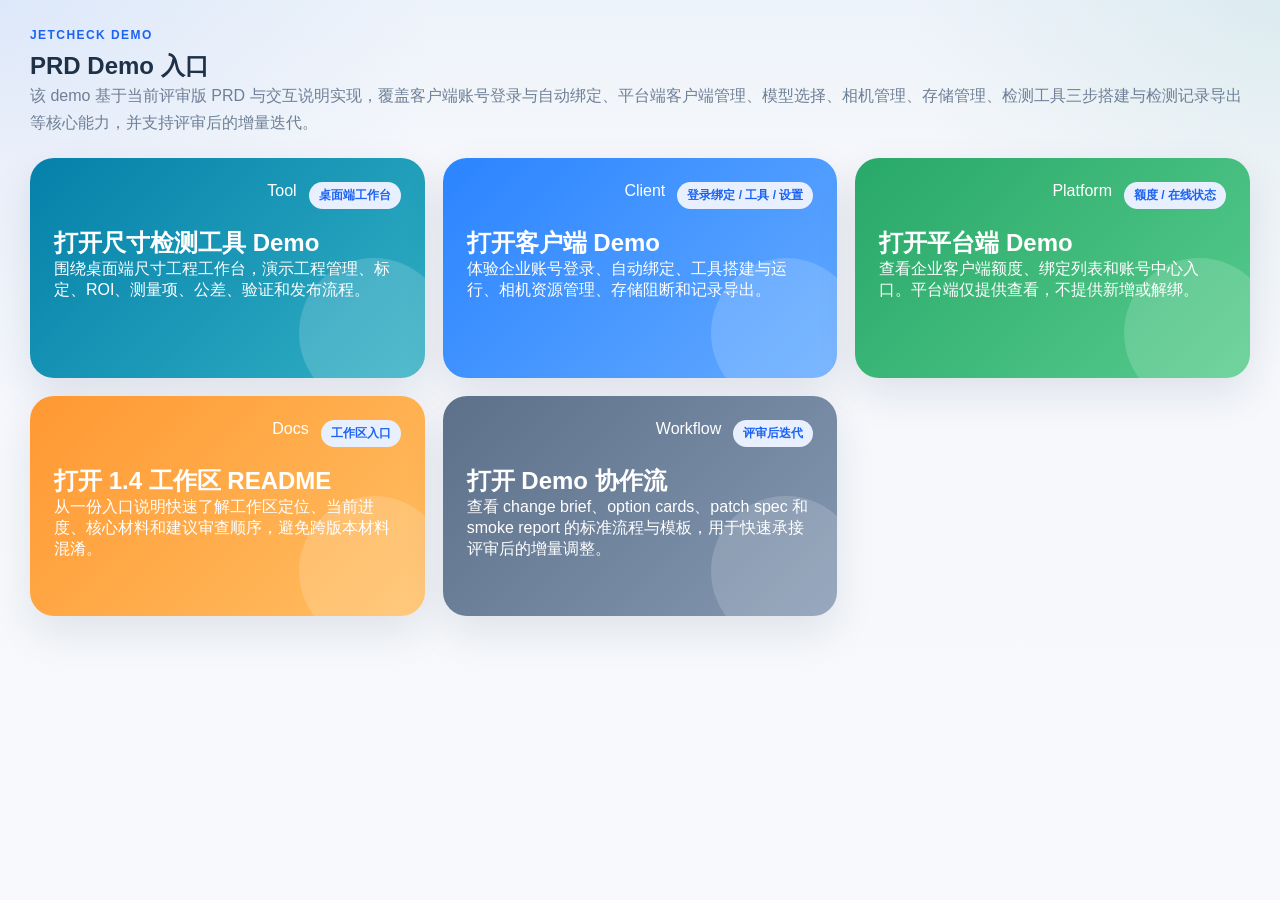
<file: archive/product-v1_4-dev-backup-20260417-171256/demo/index.html>
<!DOCTYPE html>
<html lang="zh-CN">
  <head>
    <meta charset="UTF-8" />
    <meta name="viewport" content="width=device-width, initial-scale=1.0" />
    <title>JetCheck Demo 入口</title>
    <link rel="stylesheet" href="./styles.css" />
  </head>
  <body class="platform-body">
    <main class="platform-main">
      <section class="page-header">
        <div>
          <p class="eyebrow">JetCheck Demo</p>
          <h1>PRD Demo 入口</h1>
          <p class="page-desc">
            该 demo 基于当前评审版 PRD 与交互说明实现，覆盖客户端账号登录与自动绑定、平台端客户端管理、模型选择、相机管理、存储管理、检测工具三步搭建与检测记录导出等核心能力，并支持评审后的增量迭代。
          </p>
        </div>
      </section>

      <div class="tool-card-grid">
        <a class="tool-card tone-cyan" href="./dimension-tool.html">
          <div class="tool-card-top">
            <span class="tool-card-status">Tool</span>
            <span class="chip">桌面端工作台</span>
          </div>
          <h3>打开尺寸检测工具 Demo</h3>
          <p>围绕桌面端尺寸工程工作台，演示工程管理、标定、ROI、测量项、公差、验证和发布流程。</p>
        </a>

        <a class="tool-card tone-blue" href="./client.html">
          <div class="tool-card-top">
            <span class="tool-card-status">Client</span>
            <span class="chip">登录绑定 / 工具 / 设置</span>
          </div>
          <h3>打开客户端 Demo</h3>
          <p>体验企业账号登录、自动绑定、工具搭建与运行、相机资源管理、存储阻断和记录导出。</p>
        </a>

        <a class="tool-card tone-green" href="./platform.html">
          <div class="tool-card-top">
            <span class="tool-card-status">Platform</span>
            <span class="chip">额度 / 在线状态</span>
          </div>
          <h3>打开平台端 Demo</h3>
          <p>查看企业客户端额度、绑定列表和账号中心入口。平台端仅提供查看，不提供新增或解绑。</p>
        </a>

        <a class="tool-card tone-orange" href="../README.md">
          <div class="tool-card-top">
            <span class="tool-card-status">Docs</span>
            <span class="chip">工作区入口</span>
          </div>
          <h3>打开 1.4 工作区 README</h3>
          <p>从一份入口说明快速了解工作区定位、当前进度、核心材料和建议审查顺序，避免跨版本材料混淆。</p>
        </a>

        <a class="tool-card tone-gray" href="../../../reference/README.md">
          <div class="tool-card-top">
            <span class="tool-card-status">Workflow</span>
            <span class="chip">评审后迭代</span>
          </div>
          <h3>打开 Demo 协作流</h3>
          <p>查看 change brief、option cards、patch spec 和 smoke report 的标准流程与模板，用于快速承接评审后的增量调整。</p>
        </a>
      </div>
    </main>
  </body>
</html>
</file>
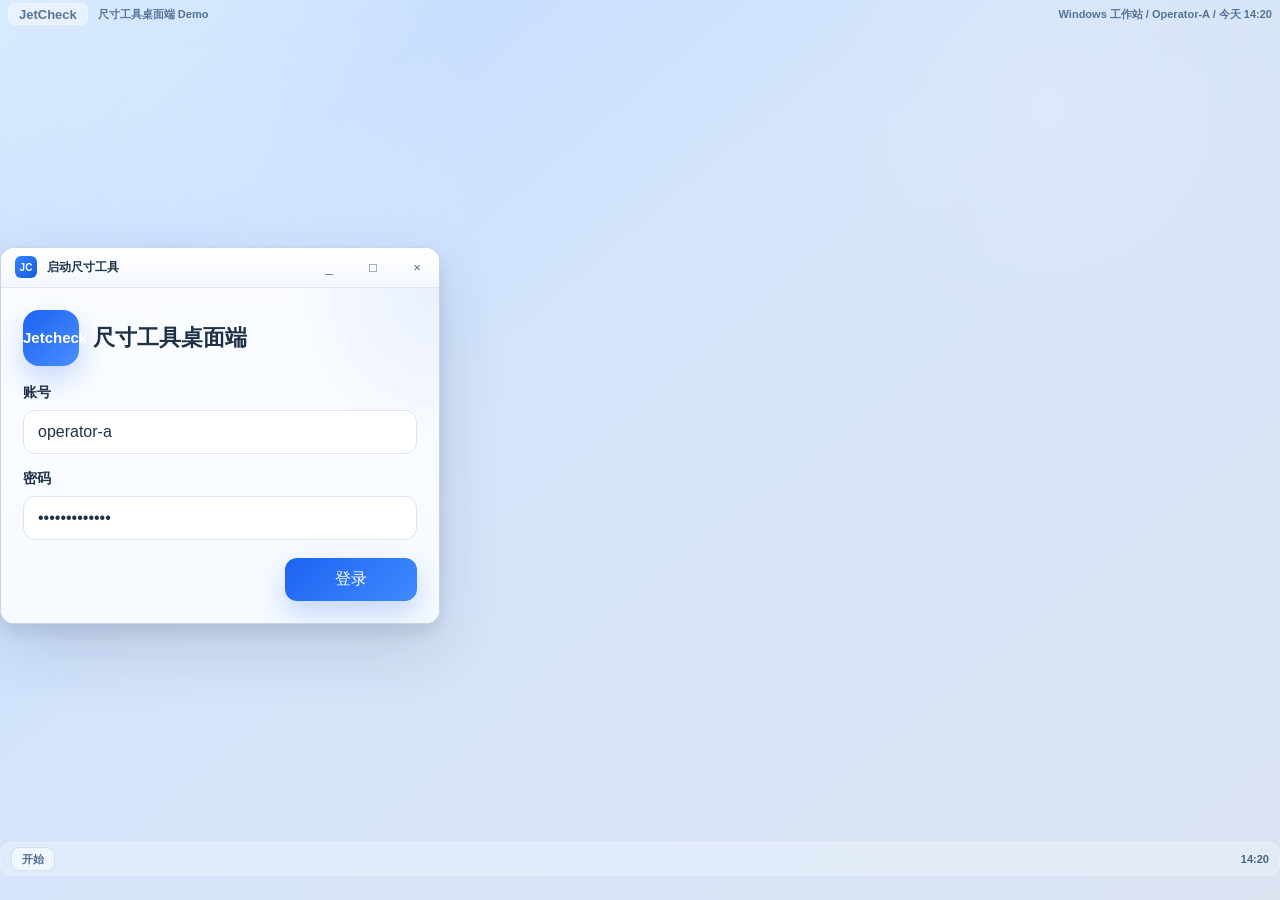
<file: archive/product-v1_4-dev-backup-20260417-171256/demo/dimension-tool.html>
<!DOCTYPE html>
<html lang="zh-CN">
  <head>
    <meta charset="UTF-8" />
    <meta name="viewport" content="width=device-width, initial-scale=1.0" />
    <title>JetCheck 尺寸工具 Demo</title>
    <link rel="stylesheet" href="./styles.css" />
  </head>
  <body class="dimension-tool-body">
    <div class="dt-desktop" id="dtDesktop">
      <header class="dt-desktop-topbar">
        <div class="dt-desktop-brand">
          <span class="dt-windows-badge">JetCheck</span>
          <span class="dt-desktop-text">尺寸工具桌面端 Demo</span>
        </div>
        <div class="dt-desktop-session">Windows 工作站 / Operator-A / 今天 14:20</div>
      </header>

      <main class="dt-desktop-stage" id="dtDesktopStage">
        <section class="dt-shell-window dt-startup-window is-active" data-window="startup">
          <header class="dt-shell-titlebar">
            <div class="dt-shell-title-main">
              <span class="dt-shell-appicon">JC</span>
              <div class="dt-shell-title-copy">
                <strong>启动尺寸工具</strong>
              </div>
            </div>
            <div class="dt-shell-controls" aria-hidden="true">
              <button type="button" class="dt-shell-control">_</button>
              <button type="button" class="dt-shell-control">□</button>
              <button type="button" class="dt-shell-control is-close">×</button>
            </div>
          </header>

          <div class="dt-startup-window-body">
            <div class="dt-startup-window-brand">
              <div class="brand-logo">Jetcheck</div>
              <div class="dt-startup-window-copy">
                <strong>尺寸工具桌面端</strong>
              </div>
            </div>

            <div class="form-grid single-column">
              <label class="field">
                <span>账号</span>
                <input id="dtStartupAccountInput" type="text" value="operator-a" />
              </label>
              <label class="field">
                <span>密码</span>
                <input id="dtStartupPasswordInput" type="password" value="JetCheck#2026" />
              </label>
            </div>

            <div class="dt-startup-window-actions">
              <button class="primary-btn dt-startup-enter-btn" id="dtStartupEnterBtn">登录</button>
            </div>
          </div>
        </section>

        <section class="dt-shell-window dt-manager-window is-active" data-window="manager">
          <header class="dt-shell-titlebar">
            <div class="dt-shell-title-main">
              <span class="dt-shell-appicon">JC</span>
              <div class="dt-shell-title-copy">
                <strong>工程管理</strong>
              </div>
            </div>
            <div class="dt-shell-controls" aria-hidden="true">
              <button type="button" class="dt-shell-control">_</button>
              <button type="button" class="dt-shell-control">□</button>
              <button type="button" class="dt-shell-control is-close">×</button>
            </div>
          </header>

          <div class="dt-shell-toolbar">
            <div class="dt-shell-toolbar-left">
              <label class="dt-toolbar-search">
                <span>搜索</span>
                <input id="dtProjectSearch" type="search" placeholder="按工程名称搜索" />
              </label>
            </div>
            <div class="dt-shell-toolbar-right">
              <button type="button" class="dt-toolbar-btn" id="dtOpenSettingsBtn">设置</button>
              <button type="button" class="dt-toolbar-btn is-primary" id="dtCreateProjectBtn">新建工程</button>
              <button type="button" class="dt-toolbar-btn" id="dtImportProjectBtn">导入工程</button>
            </div>
          </div>

          <div class="dt-manager-layout">
            <section class="dt-manager-list-panel">
              <div class="dt-panel-head">
                <h2>工程列表</h2>
                <span id="dtManagerHint"></span>
              </div>
              <div class="dt-inline-message" id="dtManagerMessage" hidden></div>
              <div class="dt-project-table">
                <div class="dt-project-table-head">
                  <span>工程名称</span>
                  <span>备注</span>
                  <span>状态</span>
                  <span>最近修改时间</span>
                  <span>操作</span>
                  <span></span>
                </div>
                <div class="dt-project-list" id="dtProjectList"></div>
              </div>
              <div class="dt-empty-state" id="dtManagerEmpty" hidden>
                <strong id="dtEmptyTitle">当前还没有尺寸工程</strong>
                <p id="dtEmptyDesc">先新建一个工程，或者导入已有工程。</p>
                <div class="dt-empty-actions">
                  <button type="button" class="dt-toolbar-btn is-primary" data-empty-action="create">新建工程</button>
                  <button type="button" class="dt-toolbar-btn" data-empty-action="import">导入工程</button>
                </div>
              </div>
            </section>
          </div>
        </section>

        <section class="dt-shell-window dt-editor-window" data-window="editor">
          <header class="dt-shell-titlebar">
            <div class="dt-shell-title-main">
              <span class="dt-shell-appicon">JC</span>
              <div class="dt-shell-title-copy">
                <strong id="dtEditorWindowTitle">--</strong>
              </div>
            </div>
            <div class="dt-shell-controls">
              <button type="button" class="dt-shell-control">_</button>
              <button type="button" class="dt-shell-control">□</button>
              <button type="button" class="dt-shell-control is-close" id="dtEditorCloseBtn">×</button>
            </div>
          </header>

          <div class="dt-editor-layout">
            <section class="dt-editor-main">
              <div class="dt-wizard-head">
              </div>

              <div class="dt-wizard-steps" id="dtTabList"></div>

              <div class="dt-workspace" id="dtWorkspace">
                <aside class="dt-side-panel dt-side-panel-left" id="dtLeftPanel" hidden></aside>
                <div class="dt-stage-panel">
                  <div class="dt-stage-upload" id="dtStageUpload" hidden></div>
                  <div class="dt-stage-content" id="dtStageContent" hidden></div>
                  <img id="dtStageImage" class="dt-stage-image" alt="样例图像" />
                  <div id="dtOverlay" class="dt-overlay"></div>
                </div>
                <aside class="dt-side-panel dt-side-panel-right" id="dtRightPanel" hidden></aside>
              </div>

              <div class="dt-wizard-actions dt-wizard-actions-bottom">
                <button type="button" class="dt-toolbar-btn" id="dtSkipStepBtn" hidden>跳过标定</button>
                <button type="button" class="dt-toolbar-btn" id="dtPrevStepBtn">上一步</button>
                <button type="button" class="dt-toolbar-btn is-primary" id="dtNextStepBtn">下一步</button>
              </div>
            </section>
          </div>
        </section>
      </main>

      <footer class="dt-taskbar">
        <button type="button" class="dt-start-btn">开始</button>
        <div class="dt-taskbar-apps">
          <button type="button" class="dt-taskbar-app is-active" data-window-target="manager">工程管理</button>
          <button type="button" class="dt-taskbar-app" data-window-target="editor" id="dtEditorTaskbarBtn">工程配置</button>
        </div>
        <div class="dt-taskbar-clock">14:20</div>
      </footer>

      <div class="dt-modal-backdrop" id="dtProjectModal" hidden>
        <div class="dt-modal-card">
          <div class="dt-modal-head">
            <div>
              <strong id="dtModalTitle">新建工程</strong>
              <p id="dtModalDesc">填写工程名称后，创建一个新的尺寸工程草稿。</p>
            </div>
            <button type="button" class="dt-modal-close" id="dtModalCloseBtn">×</button>
          </div>
          <form class="dt-modal-form" id="dtProjectForm">
            <label class="dt-modal-field">
              <span>工程名称</span>
              <input id="dtProjectNameInput" name="name" type="text" maxlength="48" placeholder="例如：安全卡扣A04型号左件" required />
            </label>
            <label class="dt-modal-field">
              <span>备注</span>
              <textarea id="dtProjectNoteInput" name="note" placeholder="补充说明这次工程的用途、样本来源或当前阶段。"></textarea>
            </label>
            <div class="dt-modal-error" id="dtModalError" hidden></div>
            <div class="dt-modal-actions">
              <button type="button" class="dt-toolbar-btn" id="dtModalCancelBtn">取消</button>
              <button type="submit" class="dt-toolbar-btn is-primary" id="dtModalSubmitBtn">创建并打开</button>
            </div>
          </form>
        </div>
      </div>

      <div class="dt-modal-backdrop" id="dtSettingsModal" hidden>
        <div class="dt-modal-card dt-settings-modal-card">
          <div class="dt-modal-head">
            <div>
              <strong>本地设置</strong>
            </div>
            <button type="button" class="dt-modal-close" id="dtSettingsCloseBtn">×</button>
          </div>

          <div class="dt-settings-modal-body">
            <div class="dt-settings-section">
              <div class="dt-settings-section-title">本地目录</div>
              <div class="dt-settings-list" id="dtSettingsPathList"></div>
            </div>

            <div class="dt-settings-section">
              <div class="dt-settings-section-title">工程管理</div>
              <label class="dt-settings-toggle">
                <div class="dt-settings-toggle-copy">
                  <strong>自动保存</strong>
                  <span>创建或修改工程后自动保存本地草稿</span>
                </div>
                <input id="dtSettingsAutoSaveInput" type="checkbox" />
              </label>
            </div>

            <div class="dt-modal-actions">
              <button type="button" class="dt-toolbar-btn" id="dtSettingsCancelBtn">关闭</button>
              <button type="button" class="dt-toolbar-btn is-primary" id="dtSettingsSaveBtn">保存</button>
            </div>
          </div>
        </div>
      </div>
    </div>

    <script src="./dimension-tool.js"></script>
  </body>
</html>
</file>
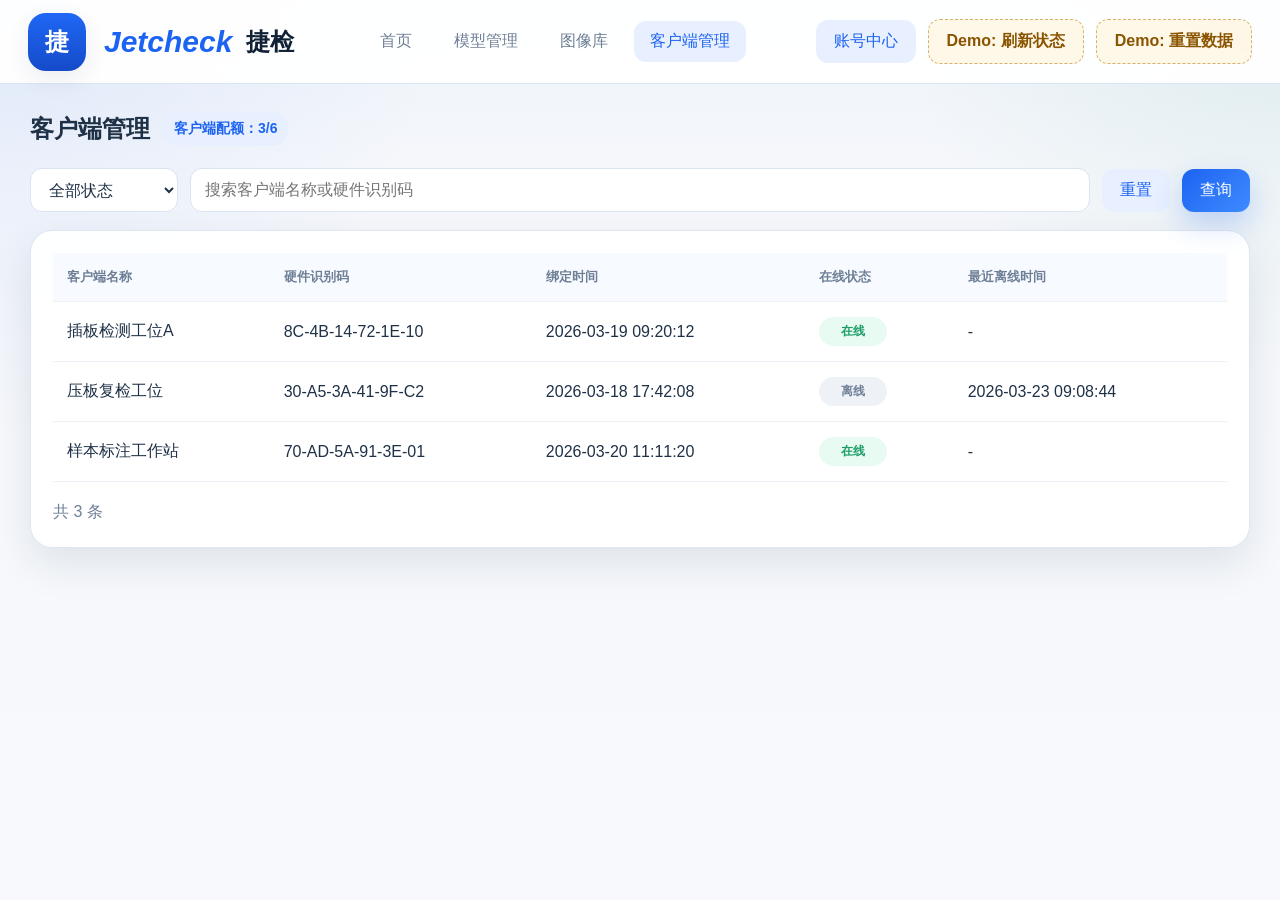
<file: archive/product-v1_4-dev-backup-20260417-171256/demo/platform.html>
<!DOCTYPE html>
<html lang="zh-CN">
  <head>
    <meta charset="UTF-8" />
    <meta name="viewport" content="width=device-width, initial-scale=1.0" />
    <title>JetCheck 平台端</title>
    <link rel="stylesheet" href="./styles.css" />
  </head>
  <body class="platform-body">
    <div class="app-shell platform-shell">
      <header class="platform-topbar">
        <div class="platform-topbar-left">
          <div class="platform-mark">捷</div>
          <div class="brand">
            <div class="brand-logo">Jetcheck</div>
            <div class="brand-name">捷检</div>
          </div>
        </div>
        <nav class="platform-main-nav">
          <button class="top-nav-item">首页</button>
          <button class="top-nav-item">模型管理</button>
          <button class="top-nav-item">图像库</button>
          <button class="top-nav-item is-active">客户端管理</button>
        </nav>
        <div class="topbar-actions">
          <button class="secondary-btn" id="openAccountCenterBtn">账号中心</button>
          <button class="demo-btn" id="refreshPlatformBtn">Demo: 刷新状态</button>
          <button class="demo-btn" id="resetPlatformDemo">Demo: 重置数据</button>
        </div>
      </header>

      <main class="platform-main">
        <section class="page-header">
          <div class="page-title-inline">
            <h1>客户端管理</h1>
            <span class="inline-metric" id="platformQuotaText">客户端配额：0/0</span>
          </div>
        </section>

        <div id="platformStatusBanner"></div>

        <div class="toolbar-row toolbar-row-wrap">
          <div class="toolbar-left">
            <select id="platformStatusFilter">
              <option value="all">全部状态</option>
              <option value="在线">在线</option>
              <option value="离线">离线</option>
            </select>
            <input id="platformKeywordInput" type="text" placeholder="搜索客户端名称或硬件识别码" />
          </div>
          <div class="toolbar-right">
            <button class="secondary-btn" id="resetPlatformFilters">重置</button>
            <button class="primary-btn" id="runPlatformFilters">查询</button>
          </div>
        </div>

        <div class="card">
          <table>
            <thead>
              <tr>
                <th>客户端名称</th>
                <th>硬件识别码</th>
                <th>绑定时间</th>
                <th>在线状态</th>
                <th>最近离线时间</th>
              </tr>
            </thead>
            <tbody id="platformClientTableBody"></tbody>
          </table>
          <div class="empty-state" id="platformClientEmpty" hidden>没有符合当前筛选条件的客户端记录</div>
          <div class="table-footer">
            <span class="muted" id="platformPaginationText">共 0 条</span>
          </div>
        </div>
      </main>
    </div>

    <div class="modal-backdrop" id="platformModalBackdrop" hidden></div>

    <div class="modal" id="accountCenterModal" hidden>
      <div class="modal-header">
        <h3>账号中心</h3>
        <button class="icon-btn" id="closeAccountCenterModal">×</button>
      </div>
      <div class="modal-body">
        <div class="card">
          <div class="section-head section-head-tight">
            <div>
              <h4>账号信息</h4>
            </div>
          </div>
          <div class="form-grid double-column">
            <label class="field">
              <span>登录手机号</span>
              <input id="accountMobileInput" type="text" placeholder="请输入手机号" />
            </label>
            <label class="field">
              <span>联系人</span>
              <input id="accountContactNameInput" type="text" placeholder="请输入联系人姓名" />
            </label>
          </div>
          <div class="divider"></div>
          <div class="form-grid single-column">
            <label class="field">
              <span>登录密码</span>
              <input id="accountPasswordInput" type="text" placeholder="请输入登录密码" />
            </label>
          </div>
        </div>

        <div class="card">
          <div class="section-head section-head-tight">
            <div>
              <h4>企业信息</h4>
            </div>
          </div>
          <div class="form-grid single-column">
            <label class="field">
              <span>企业名称</span>
              <input id="accountCompanyNameInput" type="text" placeholder="请输入企业名称" />
            </label>
          </div>
        </div>
      </div>
      <div class="modal-footer">
        <button class="secondary-btn" id="cancelAccountCenterBtn">取消</button>
        <button class="primary-btn" id="saveAccountCenterBtn">保存</button>
      </div>
    </div>

    <div class="toast-stack" id="toastStack"></div>

    <script src="./shared.js"></script>
    <script src="./platform.js"></script>
  </body>
</html>
</file>
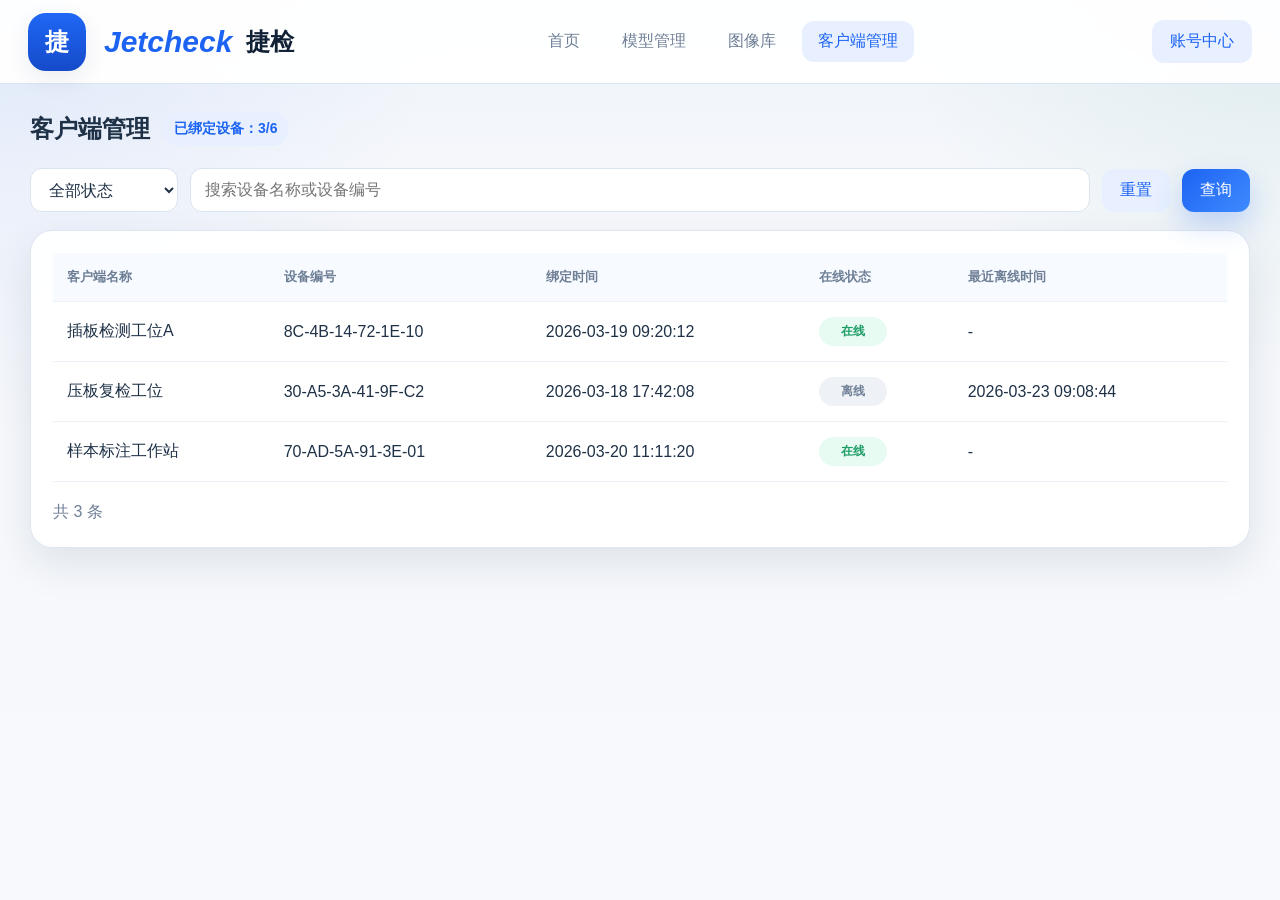
<file: workspaces/product-v1_3-dev/demo/platform.html>
<!DOCTYPE html>
<html lang="zh-CN">
  <head>
    <meta charset="UTF-8" />
    <meta name="viewport" content="width=device-width, initial-scale=1.0" />
    <title>JetCheck 平台端</title>
    <link rel="stylesheet" href="./styles.css" />
  </head>
  <body class="platform-body">
    <div class="app-shell platform-shell">
      <header class="platform-topbar">
        <div class="platform-topbar-left">
          <div class="platform-mark">捷</div>
          <div class="brand">
            <div class="brand-logo">Jetcheck</div>
            <div class="brand-name">捷检</div>
          </div>
        </div>
        <nav class="platform-main-nav">
          <button class="top-nav-item">首页</button>
          <button class="top-nav-item">模型管理</button>
          <button class="top-nav-item">图像库</button>
          <button class="top-nav-item is-active">客户端管理</button>
        </nav>
        <div class="topbar-actions">
          <button class="secondary-btn" id="openAccountCenterBtn">账号中心</button>
          <button class="demo-btn" id="refreshPlatformBtn" hidden>Demo: 刷新状态</button>
          <button class="demo-btn" id="resetPlatformDemo" hidden>Demo: 重置数据</button>
        </div>
      </header>

      <main class="platform-main">
        <section class="page-header">
          <div class="page-title-inline">
            <h1>客户端管理</h1>
            <span class="inline-metric" id="platformQuotaText">已绑定设备：0/0</span>
          </div>
        </section>

        <div id="platformStatusBanner"></div>

        <div class="toolbar-row toolbar-row-wrap">
          <div class="toolbar-left">
            <select id="platformStatusFilter">
              <option value="all">全部状态</option>
              <option value="在线">在线</option>
              <option value="离线">离线</option>
            </select>
            <input id="platformKeywordInput" type="text" placeholder="搜索设备名称或设备编号" />
          </div>
          <div class="toolbar-right">
            <button class="secondary-btn" id="resetPlatformFilters">重置</button>
            <button class="primary-btn" id="runPlatformFilters">查询</button>
          </div>
        </div>

        <div class="card">
          <table>
            <thead>
              <tr>
                <th>客户端名称</th>
                <th>设备编号</th>
                <th>绑定时间</th>
                <th>在线状态</th>
                <th>最近离线时间</th>
              </tr>
            </thead>
            <tbody id="platformClientTableBody"></tbody>
          </table>
          <div class="empty-state" id="platformClientEmpty" hidden>暂无数据</div>
          <div class="table-footer">
            <span class="muted" id="platformPaginationText">共 0 条</span>
          </div>
        </div>
      </main>
    </div>

    <div class="modal-backdrop" id="platformModalBackdrop" hidden></div>

    <div class="modal" id="accountCenterModal" hidden>
      <div class="modal-header">
        <h3>账号中心</h3>
        <button class="icon-btn" id="closeAccountCenterModal">×</button>
      </div>
      <div class="modal-body">
        <div class="card">
          <div class="section-head section-head-tight">
            <div>
              <h4>账号信息</h4>
            </div>
          </div>
          <div class="form-grid double-column">
            <label class="field">
              <span>登录手机号</span>
              <input id="accountMobileInput" type="text" placeholder="请输入手机号" />
            </label>
            <label class="field">
              <span>联系人</span>
              <input id="accountContactNameInput" type="text" placeholder="请输入联系人姓名" />
            </label>
          </div>
          <div class="divider"></div>
          <div class="form-grid single-column">
            <label class="field">
              <span>登录密码</span>
              <input id="accountPasswordInput" type="text" placeholder="请输入登录密码" />
            </label>
          </div>
        </div>

        <div class="card">
          <div class="section-head section-head-tight">
            <div>
              <h4>企业信息</h4>
            </div>
          </div>
          <div class="form-grid single-column">
            <label class="field">
              <span>企业名称</span>
              <input id="accountCompanyNameInput" type="text" placeholder="请输入企业名称" />
            </label>
          </div>
        </div>
      </div>
      <div class="modal-footer">
        <button class="secondary-btn" id="cancelAccountCenterBtn">取消</button>
        <button class="primary-btn" id="saveAccountCenterBtn">保存</button>
      </div>
    </div>

    <div class="toast-stack" id="toastStack"></div>

    <script src="./shared.js"></script>
    <script src="./platform.js"></script>
  </body>
</html>
</file>
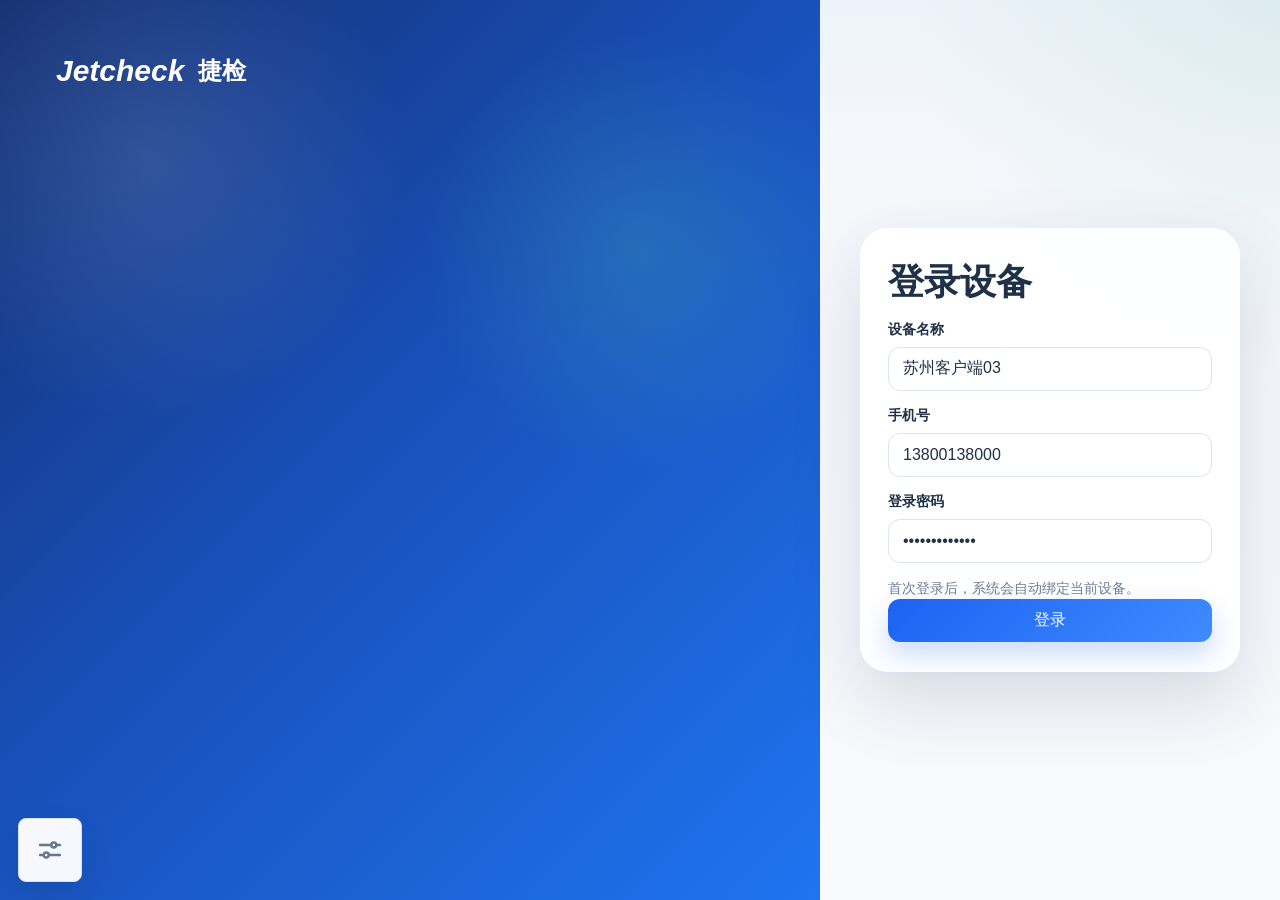
<file: workspaces/product-v1_5-dev/demo/client.html>
<!DOCTYPE html>
<html lang="zh-CN">
  <head>
    <meta charset="UTF-8" />
    <meta name="viewport" content="width=device-width, initial-scale=1.0" />
    <title>JetCheck 客户端</title>
    <link rel="stylesheet" href="./styles.css" />
  </head>
  <body class="client-body">
    <section class="login-shell" id="loginShell">
      <div class="login-hero">
        <div class="brand brand-light">
          <div class="brand-logo">Jetcheck</div>
          <div class="brand-name">捷检</div>
        </div>
        <div class="login-copy">
          <div class="login-demo-panel" hidden>
            <span class="demo-panel-label demo-panel-label-light">Demo 场景</span>
            <button class="demo-btn" id="loginScenarioFirstBindBtn">Demo: 首次绑定</button>
            <button class="demo-btn" id="loginScenarioQuotaFullBtn">Demo: 额度已满</button>
            <button class="demo-btn" id="loginScenarioOfflineBtn">Demo: 离线</button>
          </div>
        </div>
      </div>

      <div class="login-panel">
        <div class="login-card">
          <div class="section-head section-head-tight">
            <div>
              <h2>登录设备</h2>
            </div>
          </div>

          <div class="form-grid single-column">
            <div class="field" id="loginClientNameField">
              <span>设备名称</span>
              <input id="loginClientName" type="text" placeholder="请输入设备名称" value="苏州客户端03" />
              <p class="error-text field-error" id="loginClientNameError" hidden></p>
            </div>
            <div class="field" id="loginAccountField">
              <span>手机号</span>
              <input id="loginAccount" type="text" placeholder="请输入手机号" value="13800138000" />
              <p class="error-text field-error" id="loginAccountError" hidden></p>
            </div>
            <div class="field" id="loginPasswordField">
              <span>登录密码</span>
              <input id="loginPassword" type="password" placeholder="请输入登录密码" value="JetCheck#2026" />
              <p class="error-text field-error" id="loginPasswordError" hidden></p>
            </div>
          </div>

          <p class="login-text-hint" id="loginHint">
            首次登录后，系统会自动绑定当前设备。
          </p>
          <p class="error-text" id="loginError" hidden></p>

          <div class="cta-row login-actions">
            <button class="primary-btn" id="loginSubmit">登录</button>
          </div>
        </div>
      </div>
    </section>

    <div class="app-shell client-shell" id="clientShell" hidden>
      <header class="client-topbar">
        <div class="client-topbar-main">
          <div class="brand brand-light">
            <div class="brand-logo">Jetcheck</div>
            <div class="brand-name">捷检</div>
          </div>
          <div class="client-topbar-alerts" id="globalAlerts"></div>
        </div>
        <div class="topbar-company" id="topbarCompanyName">浙江一木智能科技有限公司</div>
        <div class="topbar-actions">
          <span class="client-network-status is-online" id="clientNetworkStatusPill">在线</span>
          <button class="topbar-icon-btn" id="goSettingsBtn" aria-label="设置" title="设置">
            <svg viewBox="0 0 24 24" aria-hidden="true">
              <path d="M10 3h4l.6 2.2a7.7 7.7 0 0 1 1.8.8L18.5 5l2.8 2.8-1 2.1c.3.6.6 1.2.8 1.8L23 12v4l-2.2.6a7.7 7.7 0 0 1-.8 1.8l1 2.1-2.8 2.8-2.1-1a7.7 7.7 0 0 1-1.8.8L14 25h-4l-.6-2.2a7.7 7.7 0 0 1-1.8-.8l-2.1 1-2.8-2.8 1-2.1a7.7 7.7 0 0 1-.8-1.8L1 16v-4l2.2-.6c.2-.6.5-1.2.8-1.8l-1-2.1L5.8 5l2.1 1c.6-.3 1.2-.6 1.8-.8L10 3Z" transform="translate(0 -2)"></path>
              <circle cx="12" cy="12" r="3.2"></circle>
            </svg>
          </button>
        </div>
      </header>

      <div class="workspace-layout">
        <aside class="sidebar client-sidebar">
          <button class="nav-item is-active" data-page="detect-tools">
            <span class="nav-icon">
              <svg viewBox="0 0 24 24" aria-hidden="true">
                <path d="M8 7V5.6C8 4.7 8.7 4 9.6 4h4.8c.9 0 1.6.7 1.6 1.6V7"></path>
                <path d="M5 7h14c1.1 0 2 .9 2 2v8.5c0 1.1-.9 2-2 2H5c-1.1 0-2-.9-2-2V9c0-1.1.9-2 2-2Z"></path>
                <path d="M9 12h6"></path>
              </svg>
            </span>
            <span>检测工具</span>
          </button>
          <button class="nav-item" data-page="detect-records">
            <span class="nav-icon">
              <svg viewBox="0 0 24 24" aria-hidden="true">
                <path d="M7 3h8l4 4v14H7c-1.1 0-2-.9-2-2V5c0-1.1.9-2 2-2Z"></path>
                <path d="M15 3v5h5"></path>
                <path d="M8.5 12h7"></path>
                <path d="M8.5 16h5"></path>
              </svg>
            </span>
            <span>检测记录</span>
          </button>
          <button class="nav-item" data-page="camera-manage">
            <span class="nav-icon">
              <svg viewBox="0 0 24 24" aria-hidden="true">
                <path d="M8 7l1.4-2h5.2L16 7h2.5c1.1 0 2 .9 2 2v8.5c0 1.1-.9 2-2 2h-13c-1.1 0-2-.9-2-2V9c0-1.1.9-2 2-2H8Z"></path>
                <circle cx="12" cy="13" r="3.4"></circle>
              </svg>
            </span>
            <span>相机管理</span>
          </button>
          <button class="nav-item" data-page="io-manage">
            <span class="nav-icon">
              <svg viewBox="0 0 24 24" aria-hidden="true">
                <path d="M5 5h14v14H5V5Z"></path>
                <path d="M9 9h6v6H9V9Z"></path>
                <path d="M2.5 8h2.5"></path>
                <path d="M2.5 12h2.5"></path>
                <path d="M2.5 16h2.5"></path>
                <path d="M19 8h2.5"></path>
                <path d="M19 12h2.5"></path>
                <path d="M19 16h2.5"></path>
              </svg>
            </span>
            <span>IO模块管理</span>
          </button>
          <div class="sidebar-demo-panel" hidden>
            <span class="demo-panel-label demo-panel-label-light">Demo</span>
            <button class="demo-btn" id="demoToggleClientNetwork">Demo: 切换联网</button>
            <button class="demo-btn" id="simulateConsumeBtn">Demo: 写入 4GB</button>
            <button class="demo-btn" id="simulateReleaseBtn">Demo: 释放 6GB</button>
            <button class="demo-btn" id="resetClientDemo">Demo: 重置数据</button>
          </div>
        </aside>

        <main class="page-shell">
          <section class="page is-active" data-page-panel="detect-tools">
            <div id="toolOverviewPanel">
              <div class="page-header">
                <div>
                  <h1>检测工具</h1>
                </div>
              </div>
              <div class="tool-card-grid" id="toolCardGrid"></div>
            </div>

            <div id="toolBuilderPanel" hidden>
              <div class="page-header">
                <div class="page-title-inline">
                  <h1 id="builderToolTitle">设置检测工具</h1>
                  <button class="ghost-btn" id="renameToolBtn">编辑名称</button>
                </div>
                <div class="toolbar-right">
                  <button class="secondary-btn" id="backToToolOverview">返回工具列表</button>
                  <button class="danger-btn" id="deleteToolBtn">删除工具</button>
                </div>
              </div>

              <div class="wizard-steps">
                <button class="wizard-step is-active" data-builder-step="acquire">1 图像获取</button>
                <button class="wizard-step" data-builder-step="process">2 图像处理</button>
                <button class="wizard-step" data-builder-step="detect">3 图像检测</button>
                <button class="wizard-step" data-builder-step="rule">4 判定规则</button>
              </div>

              <div class="card builder-body">
                <div id="builderStepBody"></div>
              </div>

              <div class="wizard-footer">
                <button class="secondary-btn" id="prevBuilderStep">上一步</button>
                <div class="wizard-footer-right">
                  <button class="secondary-btn" id="finishBuilderBtn">完成并返回</button>
                  <button class="primary-btn" id="nextBuilderStep">下一步</button>
                </div>
              </div>
            </div>

            <div id="toolRuntimePanel" hidden>
              <div class="page-header runtime-page-header">
                <div class="page-title-inline runtime-page-title">
                  <button class="runtime-back-btn" id="backToToolOverviewFromRuntime" type="button" title="返回检测工具列表" aria-label="返回检测工具列表">
                    <svg viewBox="0 0 24 24" aria-hidden="true">
                      <path d="M19 12H5"></path>
                      <path d="M11 18l-6-6 6-6"></path>
                    </svg>
                  </button>
                  <h1 id="runtimeToolTitle">检测中</h1>
                  <div id="runtimeBatchSummary" class="runtime-batch-summary runtime-title-summary"></div>
                </div>
                <div class="runtime-page-actions">
                  <div id="runtimeCameraActions" class="runtime-camera-toolbar runtime-header-camera-toolbar"></div>
                  <button class="danger-btn runtime-end-btn" id="stopToolRunBtn">结束检测</button>
                </div>
              </div>

              <div id="runtimeConfigAlert" hidden></div>

              <div class="runtime-grid" id="standardRuntimeGrid">
                <article class="card runtime-image-card runtime-image-main-card">
                  <div class="section-head section-head-tight">
                    <div>
                      <h3>检测项</h3>
                    </div>
                    <div class="runtime-image-toolbar">
                      <span class="status-badge" id="runtimeCurrentImageResult" hidden>OK</span>
                    </div>
                  </div>
                  <div id="runtimeImageResultList" class="runtime-tile-grid"></div>
                  <div id="runtimeImageStage" hidden></div>
                  <div class="stage-caption" id="runtimeImageCaption" hidden>等待运行结果</div>
                  <div id="runtimeCurrentDetail" hidden></div>
                  <div class="runtime-result-value" id="runtimePrimaryResult" hidden>OK</div>
                  <strong id="runtimeCycleTime" hidden>-</strong>
                </article>
                <aside class="runtime-side-panel" aria-label="检测运行信息">
                  <section class="runtime-recent-card" aria-label="最近检测记录">
                    <div class="runtime-recent-head">
                      <strong>最近记录</strong>
                    </div>
                    <div id="runtimeRecentRecords" class="runtime-recent-list"></div>
                    <button class="secondary-btn runtime-record-more-btn" data-action="open-runtime-record-drawer" type="button">查看全部</button>
                  </section>
                  <div class="runtime-primary-actions">
                    <button class="secondary-btn" id="resetCurrentRunBtn">重置</button>
                    <button class="primary-btn" id="startToolRun">检测</button>
                  </div>
                </aside>
              </div>
              <div class="capture-workbench" id="captureRuntimePanel" hidden></div>
            </div>

            <div id="toolIoConfigPanel" hidden>
              <div class="page-header">
                <div class="page-title-inline">
                  <button class="secondary-btn" id="backToToolOverviewFromIo">返回</button>
                  <h1 id="ioConfigToolTitle">IO配置</h1>
                </div>
              </div>

              <article class="card io-config-card">
                <div id="toolIoConfigBody"></div>
              </article>
            </div>
          </section>

          <section class="page" data-page-panel="io-manage">
            <div class="page-header">
              <div>
                <h1>IO模块</h1>
              </div>
              <div class="toolbar-right">
                <button class="primary-btn" id="openAddIoModuleBtn">添加IO模块</button>
              </div>
            </div>

            <div class="toolbar-row">
              <div class="toolbar-left">
                <input id="ioKeywordInput" type="text" placeholder="搜索设备名称、IP地址或设备ID" />
              </div>
              <div class="toolbar-right">
                <button class="secondary-btn" id="resetIoFilterBtn">重置</button>
                <button class="primary-btn" id="searchIoBtn">查询</button>
              </div>
            </div>

            <div class="card">
              <table>
                <thead>
                  <tr>
                    <th>设备名称</th>
                    <th>型号</th>
                    <th>IP地址</th>
                    <th>端口</th>
                    <th>设备ID</th>
                    <th>工具并行</th>
                    <th>状态</th>
                    <th>操作</th>
                  </tr>
                </thead>
                <tbody id="ioModuleTableBody"></tbody>
              </table>
              <div class="empty-state" id="ioModuleEmptyState" hidden>暂无数据</div>
            </div>
          </section>

          <section class="page" data-page-panel="camera-manage">
            <div class="page-header">
              <div>
                <h1>相机</h1>
              </div>
              <div class="toolbar-right">
                <button class="secondary-btn" id="refreshCameraBtn">刷新</button>
                <button class="primary-btn" id="openAddCameraBtn">添加相机</button>
              </div>
            </div>

            <div class="toolbar-row">
              <div class="toolbar-left">
                <input id="cameraKeywordInput" type="text" placeholder="搜索相机名称、相机编号或型号" />
              </div>
              <div class="toolbar-right">
                <button class="secondary-btn" id="resetCameraFilterBtn">重置</button>
                <button class="primary-btn" id="searchCameraBtn">查询</button>
              </div>
            </div>

            <div class="card">
              <table>
                <thead>
                  <tr>
                    <th>相机名称</th>
                    <th>相机编号</th>
                    <th>厂商</th>
                    <th>型号</th>
                    <th>状态</th>
                    <th>操作</th>
                  </tr>
                </thead>
                <tbody id="cameraTableBody"></tbody>
              </table>
              <div class="empty-state" id="cameraEmptyState" hidden>暂无数据</div>
            </div>
          </section>

          <section class="page" data-page-panel="model-manage">
            <div class="page-header">
              <div>
                <h1>算子缓存</h1>
              </div>
              <div class="toolbar-right">
                <button class="secondary-btn" id="openCloudModelDrawerBtn">从平台拉取</button>
                <button class="primary-btn" id="importModelBtn">导入算子包</button>
              </div>
            </div>

            <div class="toolbar-row toolbar-row-wrap">
              <div class="toolbar-left">
                <input id="localModelKeywordFilter" type="text" placeholder="请输入算子名称或版本编号" />
                <select id="localSceneFilter">
                  <option value="all">全部算子类型</option>
                  <option value="尺寸">尺寸</option>
                  <option value="分类">分类</option>
                  <option value="缺陷检测">缺陷检测</option>
                </select>
              </div>
              <div class="toolbar-right">
                <button class="secondary-btn" id="resetLocalFiltersBtn">重置</button>
                <button class="primary-btn" id="applyLocalFiltersBtn">查询</button>
              </div>
            </div>

            <article class="card">
              <table>
                <thead>
                  <tr>
                    <th>算子名称</th>
                    <th>算子类型</th>
                    <th>版本编号</th>
                    <th>来源</th>
                    <th>添加时间</th>
                    <th>引用情况</th>
                    <th>操作</th>
                  </tr>
                </thead>
                <tbody id="localModelTableBody"></tbody>
              </table>
              <div class="empty-state" id="localModelEmpty" hidden>暂无数据</div>
            </article>
          </section>

          <section class="page" data-page-panel="detect-records">
            <div class="page-header">
              <div>
                <h1>检测记录</h1>
              </div>
              <div class="toolbar-right">
                <span class="selection-count" id="recordSelectedCount">已选 0 条</span>
                <button class="secondary-btn" id="selectFilteredRecordsBtn" disabled>全部选中</button>
                <button class="secondary-btn" id="dataReturnRecordBatchBtn" disabled>批量数据回流</button>
                <button class="danger-btn" id="deleteRecordBatchBtn" disabled>批量删除</button>
                <button class="primary-btn" id="exportRecordBtn" disabled>批量导出</button>
              </div>
            </div>

            <div class="toolbar-row toolbar-row-wrap">
              <div class="toolbar-left">
                <select id="recordRunModeFilter">
                  <option value="all">全部运行模式</option>
                  <option value="process">图像处理模式</option>
                  <option value="detect">检测模式</option>
                </select>
                <div class="toolbar-range">
                  <input id="recordStartTimeInput" type="datetime-local" />
                  <span>至</span>
                  <input id="recordEndTimeInput" type="datetime-local" />
                </div>
                <input id="recordKeywordInput" type="text" placeholder="搜索记录编号或工具名称" />
              </div>
              <div class="toolbar-right">
                <button class="secondary-btn" id="resetRecordFilterBtn">重置</button>
                <button class="primary-btn" id="searchRecordBtn">查询</button>
              </div>
            </div>

            <article class="card">
              <table>
                <thead>
                  <tr>
                    <th class="table-select-col"><input id="recordSelectAll" type="checkbox" aria-label="全选检测记录" /></th>
                    <th>会话编号</th>
                    <th>工具名称</th>
                    <th>运行模式</th>
                    <th>开始时间</th>
                    <th>检测数量</th>
                    <th>结果统计</th>
                    <th>良品率</th>
                    <th>运行时长</th>
                    <th>操作</th>
                  </tr>
                </thead>
                <tbody id="recordTableBody"></tbody>
              </table>
              <div class="empty-state" id="recordEmptyState" hidden>暂无数据</div>
              <div class="table-footer" id="recordTableFooter">
                <div class="pagination-summary" id="recordPaginationSummary"></div>
                <div class="pagination-controls" id="recordPaginationControls"></div>
              </div>
            </article>
          </section>

          <section class="page" data-page-panel="settings">
            <div class="page-header">
              <div>
                <h1>设置</h1>
              </div>
            </div>

            <div class="settings-layout">
              <div class="settings-tabs">
                <button class="settings-tab is-active" data-settings-tab="client">客户端信息</button>
                <button class="settings-tab" data-settings-tab="storage">存储管理</button>
              </div>

              <div class="settings-panels">
                <section class="settings-panel is-active" data-settings-panel="client">
                  <div class="card">
                    <div class="meta-list" id="clientInfoMeta"></div>
                    <div class="settings-actions">
                      <button class="secondary-btn" id="editClientNameBtn">编辑名称</button>
                      <button class="danger-btn" id="unbindClientBtn">解绑当前设备</button>
                    </div>
                  </div>
                </section>

                <section class="settings-panel storage-panel" data-settings-panel="storage">
                  <div class="summary-grid" id="storageSummaryGrid"></div>

                  <div class="card storage-card">
                    <div class="section-head">
                      <div>
                        <h3>空间阈值设置</h3>
                      </div>
                    </div>
                    <div class="form-grid threshold-grid">
                      <label class="field">
                        <span>提醒阈值（GB）</span>
                        <input id="warningThresholdInput" type="number" min="10" />
                      </label>
                      <label class="field">
                        <span>阻断阈值（GB）</span>
                        <input id="blockThresholdInput" type="number" min="10" />
                      </label>
                      <div class="threshold-submit">
                        <button class="primary-btn" id="saveStorageThresholdBtn">保存设置</button>
                      </div>
                    </div>
                    <p class="helper-text" id="thresholdMessage" hidden></p>
                  </div>
                </section>
              </div>
            </div>
          </section>
        </main>
      </div>
    </div>

    <div class="modal-backdrop" id="modalBackdrop" hidden></div>

    <div class="modal" id="sharedModal" hidden>
      <div class="modal-header">
        <h3 id="sharedModalTitle">提示</h3>
        <button class="icon-btn" id="closeSharedModal">×</button>
      </div>
      <div class="modal-body" id="sharedModalBody"></div>
      <div class="modal-footer" id="sharedModalFooter">
        <button class="secondary-btn" id="sharedModalCancel">取消</button>
        <button class="primary-btn" id="sharedModalConfirm">确认</button>
        <button class="secondary-btn" id="sharedModalExtra" hidden></button>
      </div>
    </div>

    <div class="modal modal-xl" id="addCameraModal" hidden>
      <div class="modal-header">
        <h3>添加相机</h3>
        <button class="icon-btn" id="closeAddCameraModal">×</button>
      </div>
      <div class="modal-body">
        <div class="toolbar-row toolbar-row-wrap">
          <div class="toolbar-left">
            <input id="cameraDiscoveryKeyword" type="text" placeholder="搜索相机名称、相机编号、厂商或型号" />
          </div>
          <div class="toolbar-right">
            <button class="secondary-btn" id="searchDiscoveryBtn">查询</button>
            <button class="primary-btn" id="scanDiscoveryBtn">搜索可用相机</button>
          </div>
        </div>
        <table>
          <thead>
            <tr>
              <th></th>
              <th>相机名称</th>
              <th>相机编号</th>
              <th>厂商</th>
              <th>型号</th>
              <th>序列号</th>
              <th>IP 地址</th>
            </tr>
          </thead>
          <tbody id="cameraDiscoveryBody"></tbody>
        </table>
      </div>
      <div class="modal-footer">
        <button class="secondary-btn" id="cancelAddCameraBtn">取消</button>
        <button class="primary-btn" id="confirmAddCameraBtn">确认添加</button>
      </div>
    </div>

    <div class="modal modal-xl modal-param" id="paramModal" hidden>
      <div class="modal-header">
        <h3 id="paramModalTitle">参数组管理</h3>
        <button class="icon-btn" id="closeParamModal">×</button>
      </div>
      <div class="modal-body param-layout">
        <aside class="param-sidebar">
          <div class="param-sidebar-toolbar">
            <div class="param-sidebar-title">
              <h4>参数组列表</h4>
            </div>
            <button class="secondary-btn" id="addParamGroupBtn">新增参数组</button>
          </div>
          <div id="paramGroupList" class="param-group-list"></div>
        </aside>

        <section class="param-detail-panel">
          <div class="section-head section-head-tight">
            <div>
              <h4>参数列表</h4>
            </div>
          </div>
          <div class="param-form-scroll" id="paramFormScroll">
            <div id="paramFormFields" class="form-grid double-column param-form-grid"></div>
          </div>
        </section>

        <section class="param-preview-panel">
          <div class="section-head section-head-tight">
            <div>
              <h4>相机画面</h4>
            </div>
          </div>
          <div class="inspection-stage inspection-stage-compact param-preview-stage zoomable-preview" id="paramPreviewStage">
            <div class="stage-overlay"></div>
            <div class="stage-caption" id="paramPreviewCaption">相机画面</div>
          </div>
        </section>
      </div>
    </div>

    <aside class="drawer" id="modelDrawer" hidden>
      <div class="drawer-header">
        <div>
          <h3>选择算子</h3>
        </div>
        <button class="icon-btn" id="closeModelDrawer">×</button>
      </div>
      <div class="drawer-body">
        <div id="modelSelectPanel">
          <div class="toolbar-row toolbar-row-wrap">
            <div class="toolbar-left">
              <input id="selectorModelKeywordFilter" type="text" placeholder="搜索算子名称或版本编号" />
              <select id="selectorModelSceneFilter">
                <option value="all">全部算子类型</option>
                <option value="尺寸">尺寸</option>
                <option value="分类">分类</option>
                <option value="缺陷检测">缺陷检测</option>
              </select>
            </div>
            <div class="toolbar-right">
              <button class="secondary-btn" id="selectorCloudModelBtn" type="button">从平台拉取</button>
              <button class="secondary-btn" id="selectorImportModelBtn" type="button">导入算子包</button>
              <button class="secondary-btn" id="resetSelectorModelFiltersBtn">重置</button>
              <button class="primary-btn" id="applySelectorModelFiltersBtn">查询</button>
            </div>
          </div>
          <table>
            <thead>
              <tr>
                <th>算子名称</th>
                <th>算子类型</th>
                <th>版本编号</th>
                <th>来源</th>
                <th>添加时间</th>
              </tr>
            </thead>
            <tbody id="selectorModelTableBody"></tbody>
          </table>
          <div class="empty-state" id="selectorModelEmpty" hidden>暂无数据</div>
        </div>

        <div id="cloudModelPanel">
          <div class="toolbar-row toolbar-row-wrap">
            <div class="toolbar-left">
              <input id="cloudModelKeywordFilter" type="text" placeholder="搜索算子名称或版本编号" />
              <select id="cloudSceneFilter">
                <option value="all">全部算子类型</option>
                <option value="尺寸">尺寸</option>
                <option value="分类">分类</option>
                <option value="缺陷检测">缺陷检测</option>
              </select>
            </div>
            <div class="toolbar-right">
              <button class="secondary-btn" id="resetCloudFiltersBtn">重置</button>
              <button class="primary-btn" id="applyCloudFiltersBtn">查询</button>
            </div>
          </div>
          <div id="cloudModelList" class="cloud-model-list"></div>
        </div>
      </div>
      <div class="drawer-footer" id="modelDrawerFooter">
        <button class="secondary-btn" id="cancelModelSelectBtn">取消</button>
        <button class="primary-btn" id="confirmModelSelectBtn">确认选择</button>
      </div>
    </aside>

    <aside class="drawer runtime-record-drawer" id="runtimeRecordDrawer" hidden>
      <div class="drawer-header">
        <div>
          <h3 id="runtimeRecordDrawerTitle">检测记录</h3>
        </div>
        <button class="icon-btn" id="closeRuntimeRecordDrawer">×</button>
      </div>
      <div class="drawer-body">
        <div id="runtimeRecordDrawerBody" class="runtime-record-drawer-list"></div>
      </div>
    </aside>

    <input id="importModelFileInput" type="file" accept=".zip,.7z,.rar,.tar,.gz,.tgz" hidden />

    <div class="demo-floating" id="demoFloating">
      <button class="demo-floating-trigger" id="demoFloatingToggle" type="button" aria-label="Demo 设置" title="Demo 设置">
        <svg viewBox="0 0 24 24" aria-hidden="true">
          <path d="M4 8h9"></path>
          <path d="M17 8h3"></path>
          <circle cx="15" cy="8" r="2"></circle>
          <path d="M4 16h3"></path>
          <path d="M11 16h9"></path>
          <circle cx="9" cy="16" r="2"></circle>
        </svg>
      </button>
      <section class="demo-floating-panel" id="demoFloatingPanel" hidden aria-label="Demo 专用操作">
        <div class="demo-floating-head">
          <strong>Demo 专用</strong>
          <button class="icon-btn" id="demoFloatingClose" type="button" aria-label="关闭 Demo 操作">
            <svg viewBox="0 0 24 24" aria-hidden="true">
              <path d="M6 6l12 12"></path>
              <path d="M18 6L6 18"></path>
            </svg>
          </button>
        </div>
        <p>仅用于演示环境，可清空当前浏览器中的演示数据并恢复初始示例状态。</p>
        <button class="secondary-btn demo-floating-reset" id="resetClientDemoFloating" type="button">恢复 Demo 初始状态</button>
        <span class="demo-floating-feedback" id="demoFloatingFeedback" aria-live="polite"></span>
      </section>
    </div>

    <div class="toast-stack" id="toastStack" aria-live="polite" aria-atomic="true"></div>

    <script src="./shared.js?v=73"></script>
    <script src="./client.js?v=73"></script>
  </body>
</html>
</file>
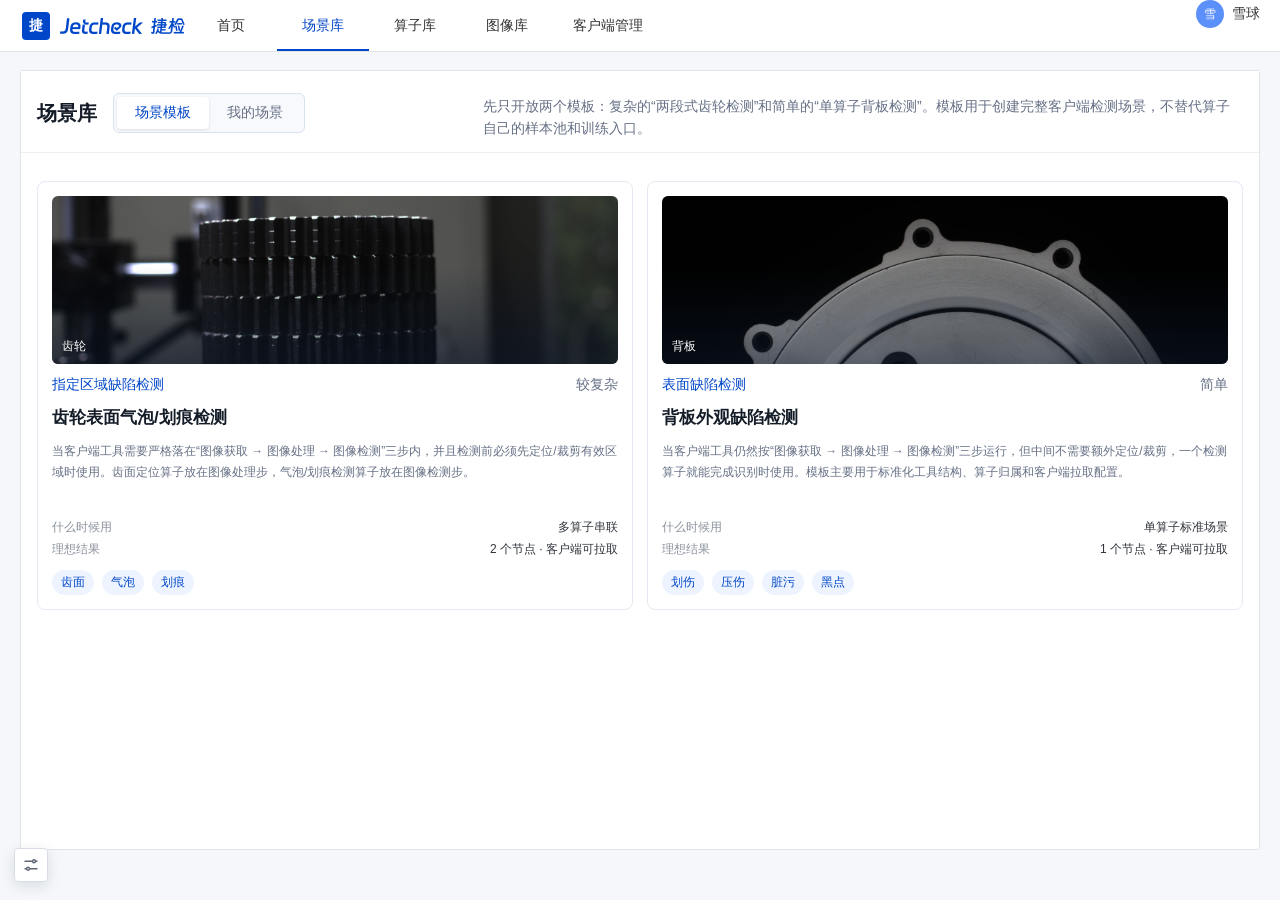
<file: workspaces/product-v1_5-dev/demo/platform.html>
<!DOCTYPE html>
<html lang="zh-CN">
  <head>
    <meta charset="UTF-8" />
    <meta name="viewport" content="width=device-width, initial-scale=1.0" />
    <title>JetCheck 平台端</title>
    <link rel="stylesheet" href="./styles.css" />
    <link rel="stylesheet" href="./platform-replica.css?v=88" />
  </head>
  <body class="platform-body platform-system-body">
    <div class="platform-system-shell">
      <header class="platform-system-topbar">
        <div class="platform-system-brand">
          <div class="platform-system-logo">捷</div>
          <img class="platform-system-wordmark-image" src="./logo&icon/Frame 1142814564@2x.png" alt="Jetcheck 捷检" />
        </div>
        <nav class="platform-system-nav" aria-label="平台端主导航">
          <button class="platform-system-nav-item" data-view="home">首页</button>
          <button class="platform-system-nav-item" data-view="scenes">场景库</button>
          <button class="platform-system-nav-item" data-view="operators">算子库</button>
          <button class="platform-system-nav-item" data-view="public-data">图像库</button>
          <button class="platform-system-nav-item" data-view="clients">客户端管理</button>
        </nav>
        <div class="platform-account" id="platformAccount">
          <button class="platform-system-user" id="platformAccountBtn" aria-haspopup="menu" aria-expanded="false">
            <span class="platform-user-avatar">雪</span>
            <span>雪球</span>
          </button>
          <div class="platform-account-menu" id="platformAccountMenu" role="menu" hidden></div>
        </div>
      </header>

      <div class="platform-system-layout">
        <aside class="platform-system-sidebar" id="platformSidebar" hidden></aside>
        <main class="platform-system-main" id="platformMain"></main>
      </div>
    </div>

    <div class="toast-stack" id="toastStack"></div>

    <script src="./shared.js?v=73"></script>
    <script src="./platform-replica.js?v=88"></script>
  </body>
</html>
</file>
<file: archive/product-v1_4-dev-backup-20260417-171256/demo/styles.css>
:root {
  --bg: #f4f7fb;
  --bg-soft: #eef3fb;
  --panel: #ffffff;
  --panel-soft: #f8fbff;
  --line: #dbe4f0;
  --line-strong: #c8d4e5;
  --text: #1f3147;
  --muted: #6e7f96;
  --primary: #1c63f2;
  --primary-dark: #1449c8;
  --primary-soft: #e8f0ff;
  --success: #1f9d67;
  --success-soft: #e8fbf2;
  --warning: #d38a1f;
  --warning-soft: #fff5e5;
  --danger: #d84d3a;
  --danger-soft: #fff0eb;
  --ink-strong: #112136;
  --shadow-lg: 0 28px 72px rgba(21, 39, 70, 0.14);
  --shadow-md: 0 16px 40px rgba(21, 39, 70, 0.1);
  --shadow-sm: 0 8px 24px rgba(21, 39, 70, 0.08);
  --radius-xl: 28px;
  --radius-lg: 22px;
  --radius-md: 16px;
  --radius-sm: 12px;
  --transition: 0.18s ease;
  font-family: "PingFang SC", "Microsoft YaHei", "Source Han Sans SC", sans-serif;
}

* {
  box-sizing: border-box;
}

html,
body {
  margin: 0;
  min-height: 100%;
}

body {
  color: var(--text);
  background:
    radial-gradient(circle at top left, rgba(28, 99, 242, 0.08), transparent 28%),
    radial-gradient(circle at top right, rgba(18, 140, 120, 0.08), transparent 24%),
    linear-gradient(180deg, #edf3fa 0%, #f5f7fb 18%, #f7f9fc 100%);
}

button,
input,
select,
textarea {
  font: inherit;
}

button {
  transition: transform var(--transition), box-shadow var(--transition), opacity var(--transition), border-color var(--transition), background var(--transition);
}

button:not([disabled]) {
  cursor: pointer;
}

button:not([disabled]):hover {
  transform: translateY(-1px);
}

input,
select,
textarea {
  width: 100%;
  border: 1px solid var(--line);
  border-radius: var(--radius-sm);
  background: var(--panel);
  color: var(--text);
}

input[type="checkbox"],
input[type="radio"] {
  width: auto;
  height: auto;
}

input,
select {
  height: 44px;
  padding: 0 14px;
}

textarea {
  min-height: 110px;
  padding: 12px 14px;
  resize: vertical;
}

a {
  color: inherit;
}

h1,
h2,
h3,
h4,
p {
  margin: 0;
}

table {
  width: 100%;
  border-collapse: collapse;
}

th,
td {
  text-align: left;
  padding: 15px 14px;
  border-bottom: 1px solid #edf2f8;
  vertical-align: middle;
}

thead th {
  color: var(--muted);
  background: #f7faff;
  font-size: 13px;
  font-weight: 700;
}

[hidden] {
  display: none !important;
}

.client-body,
.platform-body {
  min-height: 100vh;
}

.muted,
.helper-text,
.page-desc,
.hero-desc {
  color: var(--muted);
  line-height: 1.7;
}

.eyebrow {
  margin-bottom: 8px;
  color: var(--primary);
  font-size: 12px;
  font-weight: 800;
  letter-spacing: 0.12em;
  text-transform: uppercase;
}

.eyebrow-light {
  color: rgba(255, 255, 255, 0.76);
}

.brand {
  display: flex;
  align-items: center;
  gap: 14px;
}

.brand-logo {
  font-size: 30px;
  font-style: italic;
  font-weight: 800;
  color: var(--primary);
}

.brand-name {
  font-size: 24px;
  font-weight: 800;
  color: var(--ink-strong);
}

.brand-light .brand-logo,
.brand-light .brand-name {
  color: #fff;
}

.primary-btn,
.secondary-btn,
.ghost-btn,
.demo-btn,
.danger-btn,
.status-pill,
.top-nav-item,
.nav-item,
.sub-tab,
.settings-tab,
.wizard-step,
.tool-action-btn,
.table-btn {
  border: none;
  border-radius: var(--radius-sm);
}

.primary-btn,
.secondary-btn,
.ghost-btn,
.demo-btn,
.danger-btn,
.status-pill {
  padding: 11px 18px;
}

.primary-btn {
  color: #fff;
  background: linear-gradient(135deg, var(--primary) 0%, #3f8bff 100%);
  box-shadow: 0 12px 28px rgba(28, 99, 242, 0.24);
}

.secondary-btn {
  color: var(--primary);
  background: var(--primary-soft);
}

.ghost-btn {
  color: var(--text);
  background: transparent;
  border: 1px solid var(--line);
}

.demo-btn {
  color: #8a5400;
  background: rgba(255, 205, 92, 0.14);
  border: 1px dashed rgba(186, 126, 16, 0.58);
  font-weight: 700;
  box-shadow: none;
  white-space: nowrap;
}

.ghost-btn-light {
  color: #fff;
  border-color: rgba(255, 255, 255, 0.22);
  background: rgba(255, 255, 255, 0.08);
}

.danger-btn {
  color: var(--danger);
  background: var(--danger-soft);
}

.status-pill {
  color: var(--text);
  background: #fff;
  box-shadow: var(--shadow-sm);
}

.primary-btn[disabled],
.secondary-btn[disabled],
.ghost-btn[disabled],
.demo-btn[disabled],
.danger-btn[disabled],
.status-pill[disabled],
.tool-action-btn[disabled],
.table-btn[disabled] {
  opacity: 0.48;
  transform: none;
  cursor: not-allowed;
  box-shadow: none;
}

.app-shell {
  min-height: 100vh;
}

.workspace-layout {
  display: grid;
  grid-template-columns: 132px minmax(0, 1fr);
  min-height: calc(100vh - 84px);
}

.sidebar {
  padding: 26px 14px;
  display: flex;
  flex-direction: column;
  gap: 12px;
}

.client-sidebar {
  background: linear-gradient(180deg, #153f97 0%, #1d56c9 60%, #1e64f2 100%);
}

.sidebar-demo-panel {
  display: flex;
  flex-direction: column;
  gap: 10px;
  margin-top: auto;
  padding-top: 18px;
  border-top: 1px dashed rgba(255, 255, 255, 0.18);
}

.sidebar-demo-panel .demo-btn {
  width: 100%;
  padding: 10px 12px;
  font-size: 12px;
  line-height: 1.4;
  text-align: left;
  white-space: normal;
}

.nav-item {
  padding: 16px 12px;
  text-align: center;
  font-weight: 700;
  color: rgba(255, 255, 255, 0.85);
  background: rgba(255, 255, 255, 0.08);
}

.nav-item.is-active {
  background: #fff;
  color: var(--primary);
  box-shadow: var(--shadow-sm);
}

.page-shell {
  padding: 30px 30px 36px;
  overflow: auto;
}

.page {
  display: none;
}

.page.is-active {
  display: block;
}

.page-header,
.section-head {
  display: flex;
  align-items: flex-start;
  justify-content: space-between;
  gap: 18px;
}

.page-header {
  margin-bottom: 22px;
}

.page-title-inline {
  display: flex;
  align-items: center;
  flex-wrap: wrap;
  gap: 12px;
}

.runtime-page-title {
  gap: 14px;
}

.runtime-page-title h1 {
  margin: 0;
}

.runtime-mode-text {
  font-size: 14px;
  font-weight: 700;
  color: var(--muted);
}

.section-head {
  margin-bottom: 18px;
}

.section-head-tight {
  margin-bottom: 14px;
}

.toolbar-row,
.toolbar-left,
.toolbar-right,
.topbar-actions,
.wizard-footer,
.wizard-footer-right,
.login-actions {
  display: flex;
  gap: 12px;
  align-items: center;
}

.toolbar-row {
  justify-content: space-between;
  margin-bottom: 18px;
}

.toolbar-row-wrap {
  flex-wrap: wrap;
}

.toolbar-range {
  display: flex;
  align-items: center;
  gap: 8px;
  flex: 0 1 auto;
}

.toolbar-range span {
  color: var(--muted);
  font-size: 14px;
  white-space: nowrap;
}

.toolbar-left,
.toolbar-right {
  flex-wrap: wrap;
  min-width: 0;
}

.toolbar-left {
  flex: 1 1 auto;
}

.toolbar-right {
  flex: 0 0 auto;
}

.toolbar-left input,
.toolbar-left select {
  min-width: 0;
  flex: 0 1 152px;
}

.toolbar-right button {
  white-space: nowrap;
}

#platformKeywordInput,
#cameraKeywordInput,
#recordKeywordInput,
#recordStartTimeInput,
#recordEndTimeInput,
#cameraDiscoveryKeyword,
#localModelKeywordFilter,
#selectorModelKeywordFilter,
#cloudModelKeywordFilter {
  flex: 1 1 220px;
  min-width: 180px;
}

#recordStartTimeInput,
#recordEndTimeInput {
  flex: 0 1 196px;
  min-width: 196px;
}

#platformStatusFilter,
#cameraVendorFilter,
#recordToolFilter,
#recordBusinessFilter,
#recordSuspiciousFilter,
#localSceneFilter,
#cloudSceneFilter {
  flex: 0 1 148px;
}

.card {
  padding: 22px;
  border: 1px solid rgba(219, 228, 240, 0.92);
  border-radius: var(--radius-lg);
  background: rgba(255, 255, 255, 0.94);
  box-shadow: var(--shadow-md);
}

.capture-config-card {
  max-width: 860px;
}

.capture-action-row {
  margin-top: 18px;
  display: flex;
  justify-content: flex-end;
}

.capture-runtime-card {
  min-height: 420px;
}

.summary-grid {
  display: grid;
  grid-template-columns: repeat(2, minmax(0, 1fr));
  gap: 16px;
  margin-bottom: 18px;
}

.summary-card {
  padding: 18px 20px;
  display: flex;
  flex-direction: column;
  gap: 18px;
  min-height: 156px;
  border-radius: 20px;
  background: linear-gradient(135deg, #f7fbff 0%, #ffffff 100%);
  border: 1px solid #d9e4f5;
  box-shadow: var(--shadow-sm);
}

.summary-card-body {
  display: flex;
  flex-direction: column;
}

.summary-label {
  display: block;
  margin-bottom: 10px;
  color: var(--muted);
  font-size: 13px;
}

.summary-value {
  display: block;
  font-size: 30px;
  font-weight: 800;
  color: var(--ink-strong);
}

.summary-meta {
  display: block;
  margin-top: 8px;
  color: var(--muted);
  font-size: 13px;
  line-height: 1.6;
}

.summary-card-actions {
  margin-top: auto;
  display: flex;
  justify-content: flex-end;
}

.summary-action-btn {
  padding: 10px 16px;
}

.banner {
  padding: 14px 16px;
  border-radius: var(--radius-md);
  border: 1px solid transparent;
  line-height: 1.7;
}

.banner + .banner {
  margin-top: 10px;
}

.banner-neutral {
  color: var(--text);
  background: #f3f6fb;
  border-color: #dde5f0;
}

.banner-warning {
  color: var(--warning);
  background: var(--warning-soft);
  border-color: #f4dab2;
}

.banner-danger {
  color: var(--danger);
  background: var(--danger-soft);
  border-color: #f4cfc7;
}

.banner-success {
  color: var(--success);
  background: var(--success-soft);
  border-color: #bfe8d4;
}

.banner-primary {
  color: var(--primary);
  background: var(--primary-soft);
  border-color: #c8dafc;
}

.meta-list {
  display: grid;
  grid-template-columns: 140px 1fr;
  row-gap: 12px;
  column-gap: 16px;
}

.compact-meta {
  margin-top: 22px;
  grid-template-columns: 100px 1fr;
}

.field {
  display: flex;
  flex-direction: column;
  gap: 8px;
}

.field > span {
  font-size: 14px;
  font-weight: 700;
}

.form-grid {
  display: grid;
  gap: 16px 18px;
}

.single-column {
  grid-template-columns: 1fr;
}

.double-column {
  grid-template-columns: repeat(2, minmax(0, 1fr));
}

.error-text {
  color: var(--danger);
  line-height: 1.6;
}

.divider {
  height: 1px;
  margin: 18px 0;
  background: #edf2f8;
}

.empty-state {
  padding: 40px 18px;
  text-align: center;
  color: var(--muted);
  line-height: 1.7;
}

.table-footer {
  display: flex;
  align-items: center;
  justify-content: space-between;
  gap: 12px;
  padding-top: 16px;
}

.pagination-summary {
  color: var(--muted);
}

.pagination-controls {
  display: flex;
  align-items: center;
  justify-content: flex-end;
  flex-wrap: wrap;
  gap: 8px;
}

.page-btn {
  appearance: none;
  min-width: 38px;
  height: 38px;
  padding: 0 12px;
  border: 1px solid #d8e2ef;
  border-radius: 12px;
  background: #fff;
  color: var(--text);
  font-weight: 700;
  cursor: pointer;
}

.page-btn:hover:not(:disabled) {
  border-color: #b8cceb;
  background: #f6f9ff;
}

.page-btn.is-active {
  border-color: rgba(28, 99, 242, 0.28);
  background: #edf4ff;
  color: var(--primary);
}

.page-btn:disabled {
  color: #9aacbf;
  background: #f5f7fb;
  cursor: not-allowed;
}

.pagination-ellipsis {
  color: var(--muted);
  padding: 0 4px;
}

.status-badge {
  display: inline-flex;
  align-items: center;
  justify-content: center;
  gap: 6px;
  min-width: 68px;
  padding: 6px 12px;
  border-radius: 999px;
  font-size: 12px;
  font-weight: 800;
  background: #eef3fb;
  color: var(--text);
}

.reference-status {
  font-size: 13px;
  font-weight: 700;
}

.reference-status.is-referenced {
  color: var(--primary);
}

.reference-status.is-idle {
  color: var(--muted);
}

.status-online {
  color: var(--success);
  background: var(--success-soft);
}

.status-offline {
  color: #708097;
  background: #eef2f7;
}

.status-pending {
  color: var(--warning);
  background: var(--warning-soft);
}

.status-danger {
  color: var(--danger);
  background: var(--danger-soft);
}

.status-primary {
  color: var(--primary);
  background: var(--primary-soft);
}

.login-shell {
  display: grid;
  grid-template-columns: minmax(0, 1.3fr) 460px;
  min-height: 100vh;
}

.login-hero {
  padding: 54px 56px;
  display: flex;
  flex-direction: column;
  gap: 46px;
  color: #fff;
  background:
    radial-gradient(circle at 18% 18%, rgba(255, 255, 255, 0.12), transparent 26%),
    radial-gradient(circle at 78% 28%, rgba(80, 196, 168, 0.22), transparent 24%),
    linear-gradient(135deg, #132f72 0%, #1951bb 48%, #1f74f0 100%);
}

.login-copy {
  max-width: 720px;
  margin-top: auto;
}

.demo-panel-label {
  font-size: 12px;
  font-weight: 800;
  letter-spacing: 0.08em;
}

.demo-panel-label-light {
  color: rgba(255, 255, 255, 0.76);
}

.login-demo-panel {
  display: flex;
  flex-direction: column;
  align-items: flex-start;
  gap: 12px;
  max-width: 220px;
}

.demo-btn.is-active {
  color: #fff0cf;
  background: rgba(255, 205, 92, 0.24);
  border-color: rgba(255, 218, 144, 0.76);
}

.login-panel {
  display: grid;
  place-items: center;
  padding: 28px;
}

.login-card {
  width: 100%;
  max-width: 380px;
  padding: 30px 28px;
  border-radius: var(--radius-xl);
  background: rgba(255, 255, 255, 0.96);
  box-shadow: var(--shadow-lg);
}

.login-card h2 {
  font-size: 36px;
}

.login-text-hint {
  margin: 14px 0 0;
  color: var(--muted);
  font-size: 14px;
  line-height: 1.6;
}

.client-topbar,
.platform-topbar {
  height: 84px;
  padding: 0 28px;
  display: flex;
  align-items: center;
  justify-content: space-between;
  gap: 18px;
}

.client-topbar {
  color: #fff;
  background: linear-gradient(90deg, #0f3e96 0%, #1851c6 42%, #1f74f0 100%);
  box-shadow: 0 12px 30px rgba(15, 61, 149, 0.22);
}

.client-topbar-main {
  min-width: 0;
  display: flex;
  align-items: center;
  gap: 18px;
  flex: 1 1 auto;
}

.client-topbar-alerts {
  min-width: 0;
  display: flex;
  align-items: center;
  gap: 8px;
  flex-wrap: wrap;
}

.client-topbar-alerts:empty {
  display: none;
}

.topbar-company {
  min-width: 0;
  margin-left: auto;
  color: rgba(255, 255, 255, 0.92);
  font-weight: 700;
  text-align: right;
  white-space: nowrap;
}

.topbar-inline-alert {
  display: inline-flex;
  align-items: center;
  gap: 10px;
  max-width: 360px;
  padding: 7px 12px;
  border-radius: 999px;
  font-size: 13px;
  font-weight: 700;
  line-height: 1.4;
  white-space: nowrap;
}

.topbar-inline-alert-action {
  padding: 0;
  border: none;
  background: transparent;
  color: inherit;
  font-size: 12px;
  font-weight: 800;
  text-decoration: underline;
  text-underline-offset: 2px;
  opacity: 0.92;
}

.topbar-inline-alert-warning {
  color: #ffe2a8;
  background: rgba(255, 191, 93, 0.18);
}

.topbar-inline-alert-danger {
  color: #ffd1c8;
  background: rgba(216, 77, 58, 0.2);
}

.topbar-inline-alert-neutral {
  color: rgba(255, 255, 255, 0.88);
  background: rgba(255, 255, 255, 0.12);
}

.client-network-status {
  display: inline-flex;
  align-items: center;
  gap: 8px;
  font-weight: 700;
  white-space: nowrap;
}

.client-network-status::before {
  content: "";
  width: 8px;
  height: 8px;
  border-radius: 50%;
  background: currentColor;
}

.client-network-status.is-online {
  color: #c9ffe2;
  background: transparent;
}

.client-network-status.is-offline {
  color: rgba(255, 255, 255, 0.7);
  background: transparent;
}

.topbar-icon-btn {
  width: 40px;
  height: 40px;
  display: grid;
  place-items: center;
  padding: 0;
  border: 1px solid rgba(255, 255, 255, 0.2);
  border-radius: 12px;
  color: #fff;
  background: rgba(255, 255, 255, 0.08);
}

.topbar-icon-btn svg {
  width: 18px;
  height: 18px;
  stroke: currentColor;
  stroke-width: 1.8;
  fill: none;
}

.client-topbar .demo-btn {
  color: #ffe5ab;
  background: rgba(255, 205, 92, 0.1);
  border-color: rgba(255, 205, 92, 0.46);
}

.platform-shell {
  background: transparent;
}

.platform-topbar {
  border-bottom: 1px solid rgba(215, 225, 240, 0.9);
  background: rgba(255, 255, 255, 0.94);
  backdrop-filter: blur(10px);
}

.platform-topbar-left {
  display: flex;
  align-items: center;
  gap: 18px;
}

.platform-mark {
  width: 58px;
  height: 58px;
  display: grid;
  place-items: center;
  border-radius: 18px;
  background: linear-gradient(180deg, #1f67f5 0%, #154ac9 100%);
  color: #fff;
  font-size: 24px;
  font-weight: 800;
  box-shadow: var(--shadow-sm);
}

.platform-main-nav {
  display: flex;
  align-items: center;
  gap: 10px;
}

.top-nav-item {
  padding: 10px 16px;
  color: var(--muted);
  background: transparent;
}

.top-nav-item.is-active {
  color: var(--primary);
  background: var(--primary-soft);
}

.platform-main {
  padding: 28px 30px 36px;
}

.inline-metric {
  display: inline-flex;
  align-items: center;
  padding: 8px 12px;
  border-radius: 999px;
  color: var(--primary);
  background: var(--primary-soft);
  font-size: 14px;
  font-weight: 700;
}

.section-head-actions {
  display: flex;
  align-items: center;
  gap: 10px;
}

.tool-card-grid {
  display: grid;
  grid-template-columns: repeat(3, minmax(0, 1fr));
  gap: 18px;
}

.tool-card {
  display: flex;
  flex-direction: column;
  position: relative;
  min-height: 220px;
  padding: 24px;
  color: #fff;
  border-radius: 24px;
  overflow: hidden;
  box-shadow: var(--shadow-md);
  text-decoration: none;
  cursor: pointer;
}

.tool-card::after {
  content: "";
  position: absolute;
  inset: auto -24px -30px auto;
  width: 150px;
  height: 150px;
  border-radius: 50%;
  background: rgba(255, 255, 255, 0.16);
}

.tone-blue {
  background: linear-gradient(135deg, #2b84ff 0%, #63aaff 100%);
}

.tone-green {
  background: linear-gradient(135deg, #28a869 0%, #56cb8c 100%);
}

.tone-orange {
  background: linear-gradient(135deg, #ff9832 0%, #ffbf63 100%);
}

.tone-gray {
  color: #fff;
  background: linear-gradient(135deg, #5d7089 0%, #8498b2 100%);
}

.tone-cyan {
  color: #fff;
  background: linear-gradient(135deg, #0580aa 0%, #31afc3 100%);
}

.tool-card-top,
.tool-card-actions,
.subresult-item,
.builder-item,
.cloud-model-card,
.cloud-version-row,
.record-sub-card,
.camera-row-actions {
  display: flex;
  align-items: flex-start;
  justify-content: space-between;
  gap: 12px;
}

.tool-card-top {
  position: relative;
  z-index: 1;
  justify-content: flex-end;
}

.tool-card h3 {
  position: relative;
  z-index: 1;
  margin-top: 18px;
  font-size: 24px;
}

.tool-card-actions {
  position: relative;
  z-index: 1;
  margin-top: auto;
  justify-content: flex-end;
}

.tool-card-runtime-row {
  position: relative;
  z-index: 1;
  margin-top: auto;
  display: flex;
  align-items: center;
}

.tool-card-runtime-state {
  display: inline-flex;
  align-items: center;
  gap: 8px;
  font-size: 13px;
  font-weight: 800;
  color: rgba(255, 255, 255, 0.92);
}

.tool-card-runtime-state::before {
  content: "";
  width: 8px;
  height: 8px;
  border-radius: 50%;
  background: currentColor;
  box-shadow: 0 0 0 6px rgba(255, 255, 255, 0.12);
}

.tone-gray .tool-card-runtime-state {
  color: #d8ffea;
}

.tool-action-btn,
.table-btn {
  padding: 8px 12px;
  font-size: 13px;
  font-weight: 700;
  color: var(--text);
  background: rgba(255, 255, 255, 0.16);
}

.tone-gray .tool-action-btn {
  background: rgba(255, 255, 255, 0.2);
  color: #fff;
}

.table-btn {
  background: #eff4fb;
}

.table-btn-danger {
  color: var(--danger);
  background: var(--danger-soft);
}

.table-btn-primary {
  color: var(--primary);
  background: var(--primary-soft);
}

.table-btn-neutral {
  color: var(--text);
  background: #f1f4f8;
}

.row-selected td {
  background: #edf4ff;
}

.tool-create-card {
  display: grid;
  place-items: center;
  min-height: 220px;
  border-radius: 24px;
  color: var(--primary);
  background: linear-gradient(135deg, #f8fbff 0%, #ffffff 100%);
  border: 2px dashed #d2deef;
  box-shadow: none;
  font-size: 22px;
  font-weight: 800;
}

.wizard-steps {
  display: grid;
  grid-template-columns: repeat(3, minmax(0, 1fr));
  gap: 12px;
  margin-bottom: 18px;
}

.wizard-step {
  padding: 14px 16px;
  color: var(--muted);
  background: #f2f5fa;
  font-weight: 800;
}

.wizard-step.is-active {
  color: var(--primary);
  background: var(--primary-soft);
  box-shadow: inset 0 0 0 1px rgba(28, 99, 242, 0.12);
}

.wizard-step.is-invalid {
  position: relative;
  color: var(--danger);
  background: #fff2ef;
  box-shadow: inset 0 0 0 1px rgba(208, 70, 53, 0.22);
}

.wizard-step.is-invalid::after {
  content: "!";
  position: absolute;
  top: 8px;
  right: 10px;
  width: 16px;
  height: 16px;
  border-radius: 999px;
  display: grid;
  place-items: center;
  color: #fff;
  font-size: 12px;
  font-weight: 800;
  background: var(--danger);
}

.wizard-step.is-active.is-invalid {
  color: var(--danger);
  background: #ffe9e4;
  box-shadow: inset 0 0 0 1px rgba(208, 70, 53, 0.28);
}

.builder-body {
  min-height: 360px;
}

.builder-list {
  display: flex;
  flex-direction: column;
  gap: 16px;
}

.builder-item {
  gap: 16px;
  padding: 18px;
  border-radius: 18px;
  border: 1px solid #dde7f2;
  background: #fbfdff;
}

.builder-thumb {
  flex: 0 0 160px;
}

.builder-thumb-sample {
  display: flex;
  align-items: stretch;
}

.sample-preview-frame {
  position: relative;
  min-height: 180px;
  overflow: hidden;
  border-radius: 16px;
  border: 1px solid #d9e4f1;
  background: #f7fbff;
}

.sample-preview-frame.is-compact {
  min-height: 120px;
  width: 100%;
}

.sample-preview-frame img {
  width: 100%;
  height: 100%;
  display: block;
  object-fit: cover;
}

.sample-preview-frame.is-placeholder {
  display: flex;
  align-items: center;
  justify-content: center;
  padding: 18px;
  color: var(--muted);
  text-align: center;
  background:
    linear-gradient(180deg, rgba(255, 255, 255, 0.2), rgba(255, 255, 255, 0.08)),
    linear-gradient(135deg, #101a28 0%, #19273d 100%);
}

.sample-preview-grid {
  position: absolute;
  inset: 0;
  background-image:
    linear-gradient(rgba(92, 255, 188, 0.12) 1px, transparent 1px),
    linear-gradient(90deg, rgba(92, 255, 188, 0.12) 1px, transparent 1px);
  background-size: 28px 28px;
  opacity: 0.55;
}

.sample-preview-frame span {
  position: relative;
  z-index: 1;
}

.builder-item-main {
  min-width: 0;
  flex: 1;
}

.builder-item-title {
  display: flex;
  align-items: center;
  gap: 10px;
  margin-bottom: 10px;
}

.builder-item-title strong {
  font-size: 16px;
}

.chip {
  display: inline-flex;
  align-items: center;
  padding: 5px 10px;
  border-radius: 999px;
  background: var(--primary-soft);
  color: var(--primary);
  font-size: 12px;
  font-weight: 800;
}

.builder-meta {
  display: flex;
  flex-wrap: wrap;
  gap: 10px 16px;
  color: var(--muted);
  line-height: 1.7;
}

.builder-actions {
  display: flex;
  align-items: center;
  gap: 10px;
}

.config-error-mark {
  width: 18px;
  height: 18px;
  border-radius: 999px;
  display: grid;
  place-items: center;
  color: #fff;
  font-size: 12px;
  font-weight: 800;
  background: var(--danger);
}

.selection-list {
  display: flex;
  flex-direction: column;
  gap: 12px;
}

.selection-item {
  display: flex;
  align-items: center;
  justify-content: space-between;
  gap: 16px;
  padding: 14px 16px;
  border-radius: 16px;
  border: 1px solid #dde7f2;
  background: #fbfdff;
  cursor: pointer;
}

.selection-item-copy {
  min-width: 0;
  flex: 1;
}

.selection-item-copy strong {
  display: block;
  margin-bottom: 6px;
}

.selection-item-copy p {
  color: var(--muted);
  line-height: 1.6;
}

.selection-item-check {
  flex: 0 0 auto;
  width: 18px;
  height: 18px;
  accent-color: var(--primary);
}

.model-picker-row {
  display: grid;
  grid-template-columns: minmax(0, 1fr) 160px;
  gap: 12px;
  align-items: center;
}

.model-picker-value {
  min-height: 44px;
  display: flex;
  align-items: center;
  padding: 0 14px;
  border: 1px solid var(--line);
  border-radius: var(--radius-sm);
  color: var(--text);
  background: #fbfdff;
}

.builder-sample-card {
  display: flex;
  flex-direction: column;
  gap: 14px;
}

.builder-sample-preview {
  display: flex;
  flex-direction: column;
  gap: 10px;
}

.roi-editor-layout {
  display: flex;
  flex-direction: column;
  gap: 14px;
}

.roi-toolbar {
  display: flex;
  flex-wrap: wrap;
  gap: 10px;
}

.roi-toolbar-group {
  display: flex;
  flex-wrap: wrap;
  gap: 10px;
}

.roi-editor-content {
  display: grid;
  grid-template-columns: minmax(0, 1.2fr) minmax(280px, 0.8fr);
  gap: 16px;
}

.roi-stage-card,
.roi-region-card {
  height: 100%;
}

.roi-stage-shell {
  min-height: 420px;
}

.roi-stage {
  position: relative;
  min-height: 420px;
  height: 100%;
  border-radius: 18px;
  border: 1px solid #d9e4f1;
  background: #f7fbff;
  overflow: hidden;
}

.roi-stage-surface {
  position: relative;
  width: 100%;
  height: 100%;
  min-height: 420px;
  user-select: none;
  cursor: crosshair;
}

.roi-stage-surface img {
  width: 100%;
  height: 100%;
  object-fit: contain;
  display: block;
  background: #0f1724;
}

.roi-stage-surface.is-placeholder {
  cursor: default;
}

.roi-stage-surface.is-placeholder .sample-preview-frame {
  height: 100%;
}

.roi-overlay-layer {
  position: absolute;
  inset: 0;
}

.roi-box {
  position: absolute;
  border: 2px solid #62ffbc;
  background: rgba(98, 255, 188, 0.12);
  border-radius: 12px;
}

.roi-box.is-ignore {
  border-color: #ff8b5c;
  background: rgba(255, 139, 92, 0.14);
}

.roi-box.is-draft {
  border-style: dashed;
}

.roi-box span {
  position: absolute;
  top: 8px;
  left: 8px;
  padding: 3px 8px;
  border-radius: 999px;
  color: #fff;
  font-size: 12px;
  font-weight: 800;
  background: rgba(15, 23, 36, 0.84);
}

.roi-region-list {
  display: flex;
  flex-direction: column;
  gap: 12px;
}

.roi-region-item {
  display: flex;
  align-items: center;
  justify-content: space-between;
  gap: 12px;
  padding: 14px 16px;
  border-radius: 16px;
  border: 1px solid #dde7f2;
  background: #fbfdff;
}

.roi-region-item p {
  margin-top: 4px;
  color: var(--muted);
}

.detect-process-group-list {
  display: flex;
  flex-direction: column;
  gap: 16px;
}

.detect-process-group {
  padding: 16px;
  border-radius: 18px;
  border: 1px solid #dde7f2;
  background: #fbfdff;
}

.detect-process-group-title {
  display: flex;
  align-items: center;
  gap: 12px;
  margin-bottom: 10px;
}

.builder-empty-compact {
  min-height: 0;
  padding: 16px;
}

.detect-selection-list {
  gap: 8px;
}

.detect-selection-item {
  padding: 10px 12px;
  border-radius: 14px;
}

.detect-selection-item .selection-item-copy strong {
  margin-bottom: 2px;
}

.detect-selection-item .selection-item-copy p {
  font-size: 13px;
  line-height: 1.5;
}

.detect-selection-item .selection-item-check {
  width: 20px;
  height: 20px;
}

.detect-selection-item.is-selected {
  border-color: rgba(28, 99, 242, 0.38);
  background: #edf4ff;
  box-shadow: inset 0 0 0 1px rgba(28, 99, 242, 0.08);
}

.builder-empty {
  padding: 28px 20px;
  border: 1px dashed #d8e2ef;
  border-radius: 18px;
  text-align: center;
  color: var(--muted);
  background: #fbfdff;
}

.wizard-footer {
  justify-content: space-between;
  margin-top: 18px;
}

.runtime-grid,
.grid-two,
.settings-layout,
.records-layout {
  display: grid;
  gap: 18px;
}

.runtime-grid {
  grid-template-columns: 320px minmax(0, 1fr) 340px;
  height: calc(100vh - 260px);
  min-height: 0;
  align-items: stretch;
}

#toolRuntimePanel {
  display: flex;
  flex-direction: column;
  min-height: 0;
}

#toolRuntimePanel .runtime-grid {
  flex: 1;
}

.grid-two {
  grid-template-columns: repeat(2, minmax(0, 1fr));
}

.settings-layout {
  grid-template-columns: 220px minmax(0, 1fr);
}

.records-layout {
  grid-template-columns: 1.2fr 1fr;
}

.runtime-left-stack,
.runtime-side-stack {
  display: grid;
  gap: 18px;
  min-height: 0;
}

.runtime-left-stack {
  grid-template-rows: minmax(0, 1fr) minmax(0, 0.62fr);
}

.runtime-side-stack {
  grid-template-rows: repeat(2, minmax(0, 1fr));
}

.runtime-image-card,
.runtime-image-list-card {
  min-height: 0;
  display: flex;
  flex-direction: column;
  overflow: hidden;
}

.runtime-image-main-card {
  min-height: 0;
}

.runtime-primary-card {
  min-height: 0;
  display: flex;
  flex-direction: column;
}

.runtime-tag-card,
.runtime-camera-card {
  min-height: 0;
  display: flex;
  flex-direction: column;
  overflow: hidden;
}

.runtime-stage-shell {
  position: relative;
  flex: 1;
  min-height: 0;
}

.runtime-result-value {
  margin: 22px 0 18px;
  font-size: 64px;
  font-weight: 800;
  line-height: 1;
}

.runtime-cycle-line {
  display: flex;
  align-items: baseline;
  justify-content: space-between;
  gap: 16px;
  padding-top: 14px;
  border-top: 1px solid #edf2f8;
}

.runtime-cycle-line span {
  color: var(--muted);
}

.runtime-cycle-line strong {
  white-space: nowrap;
  font-size: 20px;
}

.runtime-camera-info {
  display: flex;
  flex-direction: column;
  gap: 16px;
}

.runtime-camera-actions {
  display: flex;
  gap: 10px;
  flex-wrap: wrap;
}

.runtime-tag-panel {
  display: flex;
  flex-direction: column;
  gap: 14px;
  min-height: 0;
}

.runtime-tag-list {
  display: flex;
  flex-wrap: wrap;
  gap: 10px;
  min-height: 38px;
  align-content: flex-start;
  overflow: auto;
}

.runtime-tag-list.is-empty {
  align-items: center;
}

.runtime-tag-empty {
  color: var(--muted);
}

.runtime-tag-chip {
  display: inline-flex;
  align-items: center;
  gap: 8px;
  padding: 8px 12px;
  border-radius: 999px;
  background: #edf4ff;
  color: var(--primary);
  font-weight: 700;
}

.runtime-tag-remove {
  width: 20px;
  height: 20px;
  min-width: 20px;
  padding: 0;
  border-radius: 999px;
  color: var(--primary);
  background: rgba(63, 126, 255, 0.14);
}

.runtime-tag-editor {
  display: grid;
  grid-template-columns: minmax(0, 1fr) auto;
  gap: 10px;
}

.runtime-tag-editor input {
  min-width: 0;
}

#runtimeTagInfo,
#runtimeCameraInfo {
  min-height: 0;
  overflow: auto;
  padding-right: 4px;
}

.runtime-camera-main {
  display: flex;
  align-items: center;
  justify-content: space-between;
  gap: 12px;
}

.runtime-camera-main strong {
  font-size: 18px;
}

.runtime-camera-meta {
  display: grid;
  grid-template-columns: 72px 1fr;
  gap: 10px 14px;
}

.runtime-camera-empty {
  padding: 16px;
  border-radius: 16px;
  background: #fbfdff;
  border: 1px dashed #d8e2ef;
  color: var(--muted);
}

.runtime-image-toolbar {
  display: flex;
  align-items: center;
  gap: 10px;
}

.subresult-list {
  display: flex;
  flex-direction: column;
  gap: 12px;
}

.subresult-item {
  padding: 14px 16px;
  border-radius: 16px;
  border: 1px solid #dde7f2;
  background: #fbfdff;
}

.subresult-item.is-active {
  border-color: rgba(28, 99, 242, 0.28);
  background: #edf4ff;
}

.subresult-main {
  min-width: 0;
  flex: 1;
}

.subresult-main strong {
  display: block;
  margin-bottom: 6px;
}

.subresult-main p {
  color: var(--muted);
  line-height: 1.6;
}

.subresult-actions {
  display: flex;
  gap: 10px;
  align-items: center;
}

.inspection-stage {
  position: relative;
  min-height: 280px;
  overflow: hidden;
  border-radius: 18px;
  background:
    linear-gradient(180deg, rgba(255, 255, 255, 0.03), rgba(255, 255, 255, 0.01)),
    linear-gradient(135deg, #101a28 0%, #19273d 100%);
}

.inspection-stage-compact {
  min-height: 240px;
  margin-top: 12px;
}

.runtime-image-stage {
  min-height: min(62vh, 620px);
}

.runtime-image-stage-empty {
  display: flex;
  align-items: center;
  justify-content: center;
}

.runtime-image-result-list {
  display: flex;
  flex-direction: column;
  gap: 12px;
  min-height: 0;
  overflow: auto;
  padding-right: 4px;
}

.runtime-image-result-item {
  display: grid;
  grid-template-columns: minmax(0, 1fr) auto;
  gap: 10px;
  align-items: center;
  padding: 10px 12px;
  border: 1px solid #dde7f2;
  border-radius: 18px;
  background: #fbfdff;
}

.runtime-image-result-item.is-active {
  border-color: rgba(28, 99, 242, 0.24);
  background: #edf4ff;
  box-shadow: 0 0 0 3px rgba(63, 126, 255, 0.08);
}

.runtime-image-result-main {
  appearance: none;
  display: flex;
  align-items: center;
  justify-content: space-between;
  gap: 12px;
  padding: 0;
  border: none;
  background: transparent;
  text-align: left;
  cursor: pointer;
}

.runtime-image-result-copy {
  min-width: 0;
}

.runtime-image-result-copy strong {
  display: block;
}

.runtime-source-stage {
  min-height: min(62vh, 620px);
}

.runtime-source-stage-shell {
  position: absolute;
  inset: 18px;
  display: flex;
  align-items: center;
  justify-content: center;
}

.runtime-source-canvas {
  position: relative;
  width: 100%;
  max-width: 100%;
  max-height: 100%;
  aspect-ratio: var(--runtime-source-aspect, 4 / 3);
  border-radius: 14px;
  overflow: hidden;
  background-color: #111b29;
}

.runtime-source-canvas.has-source {
  background-image: var(--runtime-source-image);
  background-repeat: no-repeat;
  background-position: center;
  background-size: contain;
}

.runtime-source-canvas.is-fallback {
  background:
    radial-gradient(circle at 22% 32%, rgba(244, 247, 252, 0.9) 0 10%, rgba(166, 175, 187, 0.88) 11% 18%, rgba(48, 55, 67, 0.92) 19% 27%, transparent 28%),
    radial-gradient(circle at 68% 48%, rgba(244, 247, 252, 0.92) 0 12%, rgba(166, 175, 187, 0.9) 13% 20%, rgba(48, 55, 67, 0.94) 21% 31%, transparent 32%),
    linear-gradient(180deg, #101a28 0%, #1a2942 100%);
}

.runtime-source-grid {
  position: absolute;
  inset: 0;
  background:
    linear-gradient(90deg, rgba(104, 198, 255, 0.08) 1px, transparent 1px),
    linear-gradient(0deg, rgba(104, 198, 255, 0.08) 1px, transparent 1px);
  background-size: 42px 42px;
}

.runtime-mapped-layer {
  position: absolute;
  inset: 0;
}

.runtime-mapped-result {
  position: absolute;
  border: 2px solid rgba(124, 233, 198, 0.96);
  background: rgba(72, 214, 180, 0.12);
  border-radius: 16px;
  box-shadow: inset 0 0 0 1px rgba(152, 255, 221, 0.14);
}

.runtime-mapped-result.is-ng {
  border-color: rgba(255, 132, 132, 0.96);
  background: rgba(255, 132, 132, 0.12);
}

.runtime-mapped-result.is-neutral {
  border-color: rgba(171, 185, 204, 0.92);
  background: rgba(122, 138, 160, 0.1);
  box-shadow: inset 0 0 0 1px rgba(230, 235, 242, 0.16);
}

.runtime-mapped-result.is-full-image {
  border: none;
  background: transparent;
  box-shadow: none;
}

.runtime-mapped-index,
.runtime-mapped-result-badge,
.runtime-vector-tag {
  position: absolute;
  display: inline-flex;
  align-items: center;
  padding: 4px 8px;
  border-radius: 999px;
  font-size: 12px;
  font-weight: 700;
}

.runtime-mapped-index {
  top: 10px;
  left: 10px;
  min-width: 44px;
  height: 28px;
  justify-content: center;
  color: #fff;
  background: rgba(14, 24, 39, 0.84);
}

.runtime-mapped-result-badge {
  top: 10px;
  right: 10px;
  color: #fff;
  background: rgba(15, 24, 39, 0.84);
}

.runtime-mapped-result-badge.is-ng {
  background: rgba(173, 54, 54, 0.88);
}

.runtime-mapped-result-badge.is-neutral {
  background: rgba(89, 104, 124, 0.88);
}

.runtime-mapped-inner {
  position: absolute;
  inset: 14px;
}

.runtime-mapped-result.is-full-image .runtime-mapped-inner {
  inset: 18px;
}

.runtime-vector-box {
  position: absolute;
  left: 12%;
  top: 18%;
  width: 68%;
  height: 46%;
  border-radius: 12px;
  border: 2px dashed rgba(124, 233, 198, 0.94);
  background: rgba(72, 214, 180, 0.08);
}

.runtime-vector-box.is-ng {
  border-color: rgba(255, 132, 132, 0.96);
  background: rgba(255, 132, 132, 0.1);
}

.runtime-vector-box.is-neutral {
  border-color: rgba(171, 185, 204, 0.92);
  background: rgba(122, 138, 160, 0.08);
}

.runtime-vector-tag {
  left: 14px;
  top: calc(18% + 8px);
  max-width: calc(100% - 28px);
  color: #fff;
  background: rgba(15, 24, 39, 0.84);
  white-space: nowrap;
  overflow: hidden;
  text-overflow: ellipsis;
}

.runtime-vector-tag.is-ng {
  background: rgba(173, 54, 54, 0.88);
}

.runtime-vector-tag.is-neutral {
  background: rgba(89, 104, 124, 0.88);
}

.vector-measure-shell {
  position: absolute;
}

.vector-measure-line {
  position: absolute;
  left: 0;
  right: 0;
  top: 50%;
  border-top: 2px solid rgba(124, 233, 198, 0.96);
  transform: translateY(-50%);
}

.vector-measure-point {
  position: absolute;
  top: 50%;
  width: 12px;
  height: 12px;
  border-radius: 50%;
  background: rgba(124, 233, 198, 1);
  transform: translate(-50%, -50%);
  box-shadow: 0 0 0 4px rgba(124, 233, 198, 0.16);
}

.vector-measure-point.is-start {
  left: 0;
}

.vector-measure-point.is-end {
  left: 100%;
}

.vector-measure-label {
  position: absolute;
  left: 50%;
  top: calc(50% - 12px);
  display: inline-flex;
  align-items: center;
  padding: 4px 8px;
  border-radius: 999px;
  color: #fff;
  background: rgba(15, 24, 39, 0.84);
  font-size: 12px;
  font-weight: 700;
  transform: translate(-50%, -100%);
  white-space: nowrap;
}

.vector-measure-shell.is-ng .vector-measure-line {
  border-top-color: rgba(255, 132, 132, 0.96);
}

.vector-measure-shell.is-neutral .vector-measure-line {
  border-top-color: rgba(171, 185, 204, 0.92);
}

.vector-measure-shell.is-ng .vector-measure-point {
  background: rgba(255, 132, 132, 1);
  box-shadow: 0 0 0 4px rgba(255, 132, 132, 0.16);
}

.vector-measure-shell.is-neutral .vector-measure-point {
  background: rgba(171, 185, 204, 1);
  box-shadow: 0 0 0 4px rgba(171, 185, 204, 0.18);
}

.vector-measure-label.is-ng {
  background: rgba(173, 54, 54, 0.88);
}

.vector-measure-label.is-neutral {
  background: rgba(89, 104, 124, 0.88);
}

.runtime-camera-preview-dialog {
  display: grid;
  grid-template-columns: minmax(0, 1.35fr) minmax(280px, 0.9fr);
  gap: 18px;
  align-items: stretch;
}

.runtime-camera-preview-frame {
  min-height: 360px;
}

.runtime-camera-preview-side {
  display: flex;
  flex-direction: column;
  gap: 16px;
  min-width: 0;
}

.runtime-camera-preview-summary,
.runtime-camera-preview-meta-card {
  padding: 16px 18px;
  border: 1px solid #dde7f2;
  border-radius: 18px;
  background: #fbfdff;
}

.runtime-camera-preview-summary {
  display: grid;
  grid-template-columns: 88px 1fr;
  gap: 10px 14px;
  align-content: start;
}

.runtime-camera-preview-summary strong {
  font-size: 15px;
}

.runtime-camera-preview-meta-card {
  display: flex;
  flex-direction: column;
  gap: 14px;
  min-height: 0;
}

.runtime-camera-preview-meta-card h4 {
  font-size: 16px;
}

.runtime-camera-preview-meta {
  grid-template-columns: 92px 1fr;
  row-gap: 10px;
}

.runtime-subresult-dialog {
  display: flex;
  flex-direction: column;
  gap: 16px;
  height: 100%;
  min-height: 0;
}

.runtime-subresult-root {
  display: flex;
  flex: 1 1 auto;
  width: 100%;
  min-height: 0;
}

.runtime-subresult-viewer {
  display: grid;
  flex: 1 1 auto;
  grid-template-columns: 320px minmax(0, 1fr);
  gap: 18px;
  width: 100%;
  height: 100%;
  min-height: 0;
}

.runtime-subresult-sidebar,
.runtime-subresult-preview {
  border: 1px solid #dde7f2;
  border-radius: 20px;
  background: #fbfdff;
}

.runtime-subresult-sidebar {
  display: flex;
  flex-direction: column;
  min-height: 0;
  overflow: hidden;
}

.runtime-subresult-sidebar-title {
  padding: 18px 18px 10px;
  font-size: 15px;
  font-weight: 700;
  color: #23324a;
}

.runtime-subresult-list {
  display: flex;
  flex: 1 1 auto;
  flex-direction: column;
  gap: 12px;
  padding: 0 12px 12px;
  min-height: 0;
  overflow: auto;
}

.runtime-subresult-list-item {
  appearance: none;
  display: flex;
  flex-direction: column;
  align-items: stretch;
  gap: 10px;
  width: 100%;
  padding: 10px;
  border: 1px solid #dde7f2;
  border-radius: 16px;
  color: #1f2b3d;
  background: #fff;
  text-align: left;
  cursor: pointer;
  transition: border-color 0.18s ease, box-shadow 0.18s ease, background 0.18s ease, transform 0.18s ease;
}

.runtime-subresult-list-item:hover {
  border-color: rgba(63, 126, 255, 0.26);
  background: #f7fbff;
}

.runtime-subresult-list-item.is-active {
  border-color: rgba(49, 114, 255, 0.42);
  background: rgba(49, 114, 255, 0.08);
  box-shadow: 0 10px 24px rgba(49, 114, 255, 0.12);
}

.runtime-subresult-list-thumb {
  min-height: 128px;
  border: 1px solid #dfe8f3;
}

.runtime-subresult-list-thumb .record-sub-image-grid,
.runtime-subresult-list-thumb .record-overlay-layer {
  inset: 14px;
}

.runtime-subresult-list-item.is-active .runtime-subresult-list-thumb {
  border-color: #3f7eff;
  box-shadow: 0 0 0 3px rgba(63, 126, 255, 0.16);
}

.runtime-subresult-list-meta {
  display: flex;
  align-items: center;
  justify-content: space-between;
  gap: 12px;
  min-width: 0;
}

.runtime-subresult-list-copy {
  min-width: 0;
}

.runtime-subresult-list-copy strong {
  display: block;
  font-size: 14px;
  line-height: 1.4;
}

.runtime-subresult-preview {
  display: flex;
  flex-direction: column;
  gap: 14px;
  padding: 18px;
  width: 100%;
  min-height: 0;
  min-width: 0;
  overflow: hidden;
}

.runtime-subresult-preview-head {
  display: flex;
  align-items: center;
  justify-content: space-between;
  gap: 12px;
}

.runtime-subresult-stage-lg {
  flex: 1 1 auto;
  width: 100%;
  min-height: 0;
}

.runtime-subresult-grid {
  display: grid;
  grid-template-columns: repeat(2, minmax(0, 1fr));
  gap: 16px;
}

.runtime-subresult-card {
  padding: 16px;
  border: 1px solid #dde7f2;
  border-radius: 18px;
  background: #fbfdff;
}

.runtime-subresult-card-head {
  display: flex;
  align-items: center;
  justify-content: space-between;
  gap: 12px;
  margin-bottom: 12px;
}

.runtime-subresult-stage {
  min-height: 220px;
  margin-top: 0;
}

.runtime-subresult-stage-lg {
  flex: 1;
  min-height: 460px;
}

.stage-overlay,
.stage-overlay-xl {
  position: absolute;
  inset: 18px;
  border-radius: 14px;
}

.stage-overlay {
  background:
    linear-gradient(90deg, transparent 0, transparent 48%, rgba(92, 255, 188, 0.5) 48.5%, rgba(92, 255, 188, 0.5) 49.5%, transparent 50%, transparent 100%),
    linear-gradient(0deg, transparent 0, transparent 48%, rgba(92, 255, 188, 0.5) 48.5%, rgba(92, 255, 188, 0.5) 49.5%, transparent 50%, transparent 100%),
    radial-gradient(circle at 50% 50%, rgba(241, 245, 252, 0.96) 0 18%, rgba(166, 175, 187, 0.9) 19% 34%, rgba(44, 51, 61, 0.92) 35% 45%, transparent 46%),
    radial-gradient(circle at 50% 50%, transparent 0 49%, rgba(200, 208, 218, 0.9) 50% 64%, transparent 65%);
}

.stage-overlay-xl {
  inset: 20px;
  background:
    linear-gradient(90deg, transparent 0, transparent 25%, rgba(92, 255, 188, 0.35) 25.3%, rgba(92, 255, 188, 0.35) 26%, transparent 26.2%, transparent 100%),
    radial-gradient(circle at 55% 52%, rgba(244, 247, 252, 0.96) 0 14%, rgba(170, 178, 189, 0.9) 15% 27%, rgba(48, 55, 67, 0.94) 28% 38%, transparent 39%),
    radial-gradient(circle at 55% 52%, transparent 0 41%, rgba(205, 211, 218, 0.9) 42% 57%, transparent 58%);
}

.stage-caption {
  position: absolute;
  left: 18px;
  right: 18px;
  bottom: 16px;
  padding: 10px 12px;
  border-radius: 12px;
  color: rgba(255, 255, 255, 0.88);
  background: rgba(11, 19, 31, 0.44);
  backdrop-filter: blur(6px);
}

.storage-panel {
  display: flex;
  flex-direction: column;
  gap: 18px;
}

.storage-panel .summary-grid {
  margin-bottom: 0;
  grid-template-columns: repeat(3, minmax(0, 1fr));
}

.storage-card {
  border-radius: 24px;
}

.storage-card .threshold-grid {
  margin-top: 4px;
  display: grid;
  grid-template-columns: minmax(220px, 320px) minmax(220px, 320px) auto;
  gap: 16px;
  align-items: end;
}

.threshold-submit {
  display: flex;
  align-items: flex-end;
  justify-content: flex-start;
}

.cleanup-custom-range {
  margin-top: 4px;
}

.cleanup-preview-card {
  padding: 18px;
  border-radius: 18px;
  border: 1px solid #dde7f2;
  background: #fbfdff;
}

.cleanup-preview-meta {
  grid-template-columns: 128px 1fr;
}

.record-export-note {
  color: var(--muted);
  line-height: 1.6;
}

.settings-tabs {
  display: flex;
  flex-direction: column;
  gap: 10px;
}

.settings-tab {
  padding: 14px 16px;
  text-align: left;
  font-weight: 800;
  color: var(--muted);
  background: rgba(255, 255, 255, 0.74);
  border: 1px solid rgba(219, 228, 240, 0.92);
}

.settings-tab.is-active {
  color: var(--primary);
  background: #fff;
  box-shadow: var(--shadow-sm);
}

.settings-panel {
  display: none;
}

.settings-panel.is-active {
  display: block;
}

.settings-actions {
  margin-top: 20px;
  display: flex;
  justify-content: flex-end;
  gap: 12px;
}

.record-export-section + .record-export-section {
  margin-top: 12px;
}

.selection-list-inline {
  flex-direction: row;
  flex-wrap: wrap;
  gap: 12px;
}

.selection-item-compact {
  flex: 0 0 auto;
  min-width: 220px;
  padding: 12px 14px;
}

.selection-item-compact .selection-item-copy {
  flex: 0 1 auto;
}

.selection-item-compact .selection-item-copy strong {
  margin-bottom: 0;
}

.record-sub-card {
  padding: 14px 16px;
  border-radius: 16px;
  border: 1px solid #dde7f2;
  background: #fbfdff;
}

.record-sub-card.is-active {
  background: #edf4ff;
  border-color: rgba(28, 99, 242, 0.28);
}

.record-sub-card-copy {
  min-width: 0;
  flex: 1;
}

.record-sub-card-copy strong {
  display: block;
  margin-bottom: 6px;
}

.record-sub-badges,
.record-result-badges {
  display: flex;
  flex-wrap: wrap;
  gap: 8px;
  margin-bottom: 8px;
}

.record-sub-card-copy p {
  color: var(--muted);
  line-height: 1.6;
}

.record-sub-actions {
  display: flex;
  gap: 10px;
  align-items: center;
  flex-wrap: wrap;
  justify-content: flex-end;
}

.record-result-cell {
  display: flex;
  flex-wrap: wrap;
  align-items: center;
  gap: 10px;
}

.record-tag-summary {
  display: flex;
  flex-wrap: wrap;
  gap: 6px;
}

.record-tag-chip {
  display: inline-flex;
  align-items: center;
  padding: 4px 10px;
  border-radius: 999px;
  background: #edf4ff;
  color: var(--primary);
  font-size: 12px;
  font-weight: 700;
  line-height: 1.3;
}

.record-tag-empty {
  color: var(--muted);
}

.record-detail-actions {
  display: flex;
  flex-wrap: wrap;
  gap: 8px;
}

.record-detail-meta {
  align-items: start;
}

.record-detail-meta-value {
  min-width: 0;
}

.record-detail-meta-value strong {
  display: block;
}

.record-detail-meta-value .record-tag-summary {
  min-height: 32px;
  align-items: center;
}

.record-detail-actions .table-btn {
  white-space: nowrap;
}

.review-flag {
  display: inline-flex;
  align-items: center;
  padding: 6px 10px;
  border-radius: 999px;
  background: #edf4ff;
  color: var(--primary);
  font-size: 12px;
  font-weight: 700;
}

.camera-row-actions {
  flex-wrap: wrap;
}

.modal-body.param-layout {
  display: grid;
  grid-template-columns: 420px minmax(0, 1fr);
  gap: 20px;
  height: min(78vh, 820px);
  max-height: none;
  overflow: hidden;
  align-items: stretch;
}

.param-sidebar,
.param-editor {
  min-width: 0;
  min-height: 0;
}

.param-group-list {
  display: flex;
  flex-direction: column;
  gap: 12px;
  min-height: 0;
  overflow: auto;
  padding-right: 6px;
  scrollbar-gutter: stable;
}

.param-sidebar {
  display: flex;
  flex-direction: column;
  gap: 18px;
  padding: 18px;
  border-radius: 18px;
  border: 1px solid #dde7f2;
  background: #fbfdff;
}

.param-sidebar-toolbar {
  display: flex;
  align-items: center;
  justify-content: space-between;
  gap: 12px;
}

.param-sidebar-title h4 {
  margin: 0;
  font-size: 16px;
  font-weight: 800;
  color: var(--ink-strong);
}

.param-sidebar-title p {
  margin-top: 4px;
  color: var(--muted);
}

.param-sidebar-toolbar .secondary-btn {
  margin-left: auto;
}

.param-sidebar .secondary-btn {
  white-space: nowrap;
}

.param-editor {
  display: grid;
  grid-template-rows: minmax(280px, 328px) minmax(0, 1fr);
  gap: 18px;
}

.param-preview-panel,
.param-detail-panel {
  min-width: 0;
  min-height: 0;
  padding: 18px;
  border-radius: 18px;
  border: 1px solid #dde7f2;
  background: #fbfdff;
}

.param-group-item {
  display: flex;
  align-items: center;
  gap: 12px;
  padding: 12px 14px;
  border-radius: 14px;
  border: 1px solid #dde7f2;
  background: #fbfdff;
}

.param-group-item.is-active {
  background: #edf4ff;
  border-color: rgba(28, 99, 242, 0.28);
}

.param-group-main {
  min-width: 0;
  flex: 1;
  padding: 0;
  color: var(--ink-strong);
  text-align: left;
  background: transparent;
  border: none;
}

.param-group-main strong {
  display: block;
  min-width: 0;
  overflow: hidden;
  text-overflow: ellipsis;
  white-space: nowrap;
}

.param-group-delete {
  flex: 0 0 auto;
}

.param-preview-panel {
  display: flex;
  flex-direction: column;
}

.param-preview-stage {
  width: min(100%, 520px);
  min-height: 0;
  height: auto;
  aspect-ratio: 2448 / 2048;
  margin-top: 0;
  margin-left: auto;
  margin-right: auto;
}

.param-detail-panel {
  display: flex;
  flex-direction: column;
}

.param-form-scroll {
  min-height: 0;
  overflow: auto;
  padding-right: 8px;
  padding-top: 2px;
  scrollbar-gutter: stable;
  overscroll-behavior: contain;
}

.param-form-grid {
  grid-template-columns: repeat(3, minmax(180px, 1fr));
  justify-content: stretch;
  gap: 16px 20px;
}

.param-form-grid .field-span-full {
  grid-column: 1 / -1;
}

.param-form-grid .field input,
.param-form-grid .field select {
  width: 100%;
  max-width: none;
}

.param-form-grid .field-span-full input {
  max-width: 520px;
}

.sub-tabs {
  display: flex;
  gap: 10px;
}

.sub-tab {
  padding: 10px 16px;
  color: var(--muted);
  background: #f2f5fa;
  font-weight: 800;
}

.sub-tab.is-active {
  color: var(--primary);
  background: var(--primary-soft);
}

.drawer {
  position: fixed;
  top: 0;
  right: 0;
  width: min(860px, calc(100vw - 28px));
  height: 100vh;
  display: flex;
  flex-direction: column;
  background: #fff;
  box-shadow: -24px 0 56px rgba(15, 29, 49, 0.16);
  border-left: 1px solid rgba(219, 228, 240, 0.92);
  z-index: 42;
}

.drawer-header,
.drawer-footer {
  padding: 20px 24px;
  border-bottom: 1px solid #edf2f8;
}

.drawer-header {
  display: flex;
  align-items: center;
  justify-content: space-between;
  gap: 16px;
}

.drawer-header > div {
  min-width: 0;
}

.drawer-header .icon-btn {
  flex: 0 0 auto;
  margin-left: auto;
}

.drawer-footer {
  margin-top: auto;
  border-top: 1px solid #edf2f8;
  border-bottom: none;
  display: flex;
  justify-content: flex-end;
  gap: 12px;
}

.drawer-body {
  padding: 22px 24px 24px;
  display: flex;
  flex-direction: column;
  gap: 16px;
  min-height: 0;
  overflow: auto;
}

.drawer-panel {
  display: none;
}

.drawer-panel.is-active {
  display: block;
}

.cloud-model-list {
  display: flex;
  flex-direction: column;
  gap: 14px;
  padding-bottom: 18px;
}

.cloud-model-card {
  display: flex;
  flex-direction: column;
  justify-content: flex-start;
  gap: 14px;
  padding: 20px;
  border-radius: 18px;
  border: 1px solid #dde7f2;
  background: #fbfdff;
}

.cloud-model-card-head {
  display: flex;
  align-items: flex-start;
  justify-content: space-between;
  gap: 16px;
}

.cloud-model-card-copy {
  min-width: 0;
  flex: 1 1 auto;
}

.cloud-model-card-title-row {
  display: flex;
  align-items: center;
  justify-content: space-between;
  gap: 12px;
  margin-bottom: 8px;
}

.cloud-model-card-title-row h4 {
  margin: 0;
}

.cloud-model-count {
  flex: 0 0 auto;
  padding: 6px 10px;
  border-radius: 999px;
  background: #eef3fb;
  color: var(--muted);
  font-size: 12px;
  font-weight: 700;
}

.cloud-version-list {
  display: flex;
  flex-direction: column;
  gap: 10px;
  margin-top: 0;
  padding-top: 14px;
  border-top: 1px solid #edf2f8;
}

.cloud-version-row {
  display: grid;
  grid-template-columns: minmax(140px, 180px) minmax(0, 1fr) auto;
  align-items: center;
  gap: 16px;
  padding: 14px 16px;
  border-radius: 16px;
  background: #fff;
  border: 1px solid #e6eef8;
}

.cloud-version-code {
  min-width: 0;
  font-size: 18px;
  font-weight: 800;
  color: var(--ink-strong);
}

.cloud-version-time {
  color: var(--muted);
  line-height: 1.6;
  min-width: 0;
}

.cloud-version-action {
  display: flex;
  justify-content: flex-end;
}

.cloud-version-action .table-btn {
  white-space: nowrap;
}

.drawer-record {
  width: min(780px, calc(100vw - 28px));
}

.record-detail-runtime-layout {
  display: flex;
  flex-direction: column;
  gap: 18px;
  height: 100%;
  min-height: 0;
}

.record-detail-runtime-split {
  display: grid;
  grid-template-columns: 320px minmax(0, 1fr);
  gap: 16px;
  flex: 1 1 auto;
  min-height: 0;
}

.record-detail-section {
  padding: 18px;
  border-radius: 18px;
  border: 1px solid #dde7f2;
  background: #fbfdff;
}

.record-detail-summary-strip {
  display: grid;
  grid-template-columns: repeat(4, minmax(0, 1fr));
  gap: 14px;
}

.record-detail-summary-item {
  display: flex;
  flex-direction: column;
  gap: 8px;
  min-width: 0;
}

.record-detail-summary-item span {
  color: var(--muted);
  font-size: 13px;
}

.record-detail-summary-item strong {
  display: flex;
  align-items: center;
  gap: 8px;
  min-width: 0;
  font-size: 15px;
}

.record-detail-summary-content {
  display: flex;
  align-items: center;
  gap: 8px;
  min-width: 0;
  font-size: 15px;
}

.record-detail-image-list-panel,
.record-detail-image-view-panel {
  display: flex;
  flex-direction: column;
  min-height: 0;
}

.record-detail-image-list-head,
.record-detail-image-view-head {
  display: flex;
  align-items: center;
  justify-content: space-between;
  gap: 12px;
}

.record-detail-image-list-head h4,
.record-detail-image-view-head h4 {
  margin: 0;
}

.record-detail-image-list {
  display: flex;
  flex: 1 1 auto;
  flex-direction: column;
  gap: 12px;
  min-height: 0;
  overflow: auto;
  padding-right: 4px;
}

.record-detail-image-item {
  display: flex;
  flex-direction: column;
  gap: 12px;
  padding: 14px;
  border: 1px solid #dde7f2;
  border-radius: 16px;
  background: #fff;
  transition: border-color 0.18s ease, box-shadow 0.18s ease, background 0.18s ease;
}

.record-detail-image-item.is-active {
  border-color: rgba(49, 114, 255, 0.42);
  background: rgba(49, 114, 255, 0.08);
  box-shadow: 0 10px 24px rgba(49, 114, 255, 0.12);
}

.record-detail-image-main {
  appearance: none;
  display: flex;
  align-items: center;
  justify-content: space-between;
  gap: 12px;
  padding: 0;
  border: none;
  background: transparent;
  text-align: left;
  cursor: pointer;
}

.record-detail-image-copy {
  min-width: 0;
}

.record-detail-image-copy strong {
  display: block;
}

.record-detail-image-copy p {
  margin: 6px 0 0;
  color: var(--muted);
  font-size: 13px;
  line-height: 1.5;
}

.record-detail-image-foot {
  display: flex;
  align-items: center;
  justify-content: space-between;
  gap: 10px;
  color: var(--muted);
  font-size: 13px;
}

.record-detail-image-stage-shell {
  flex: 1 1 auto;
  min-height: 0;
}

.record-inline-meta {
  color: var(--muted);
  font-size: 14px;
  line-height: 1.6;
}

.record-image-viewer {
  min-height: 0;
}

.record-image-viewer-split {
  min-height: min(74vh, 760px);
}

.record-result-layout {
  display: grid;
  grid-template-columns: minmax(0, 1fr) 280px;
  gap: 16px;
  align-items: stretch;
}

.record-result-main-panel,
.record-result-side-panel {
  min-height: 0;
}

.record-result-main-panel {
  display: flex;
  flex-direction: column;
  gap: 14px;
}

.record-result-main-toolbar,
.record-result-toolbar-group,
.record-result-side-head {
  display: flex;
  align-items: center;
}

.record-result-main-toolbar {
  justify-content: space-between;
  gap: 12px;
}

.record-result-toolbar-group {
  gap: 10px;
  flex-wrap: wrap;
}

.record-result-side-head {
  justify-content: space-between;
  margin-bottom: 2px;
}

.record-result-side-head h4 {
  margin: 0;
}

.modal-body.modal-body-record-detail {
  height: min(76vh, 820px);
  max-height: min(76vh, 820px);
  overflow: hidden;
}

.record-source-stage,
.record-sub-stage {
  min-height: 240px;
  margin-top: 0;
  background:
    radial-gradient(circle at 22% 32%, rgba(244, 247, 252, 0.9) 0 10%, rgba(166, 175, 187, 0.88) 11% 18%, rgba(48, 55, 67, 0.92) 19% 27%, transparent 28%),
    radial-gradient(circle at 68% 48%, rgba(244, 247, 252, 0.92) 0 12%, rgba(166, 175, 187, 0.9) 13% 20%, rgba(48, 55, 67, 0.94) 21% 31%, transparent 32%),
    linear-gradient(180deg, #101a28 0%, #1a2942 100%);
  background-size: var(--record-background-size, auto);
  background-position: var(--record-background-position, center);
}

.record-stage-grid,
.record-sub-image-grid {
  position: absolute;
  inset: 18px;
  border-radius: 14px;
  background:
    linear-gradient(90deg, rgba(104, 198, 255, 0.08) 1px, transparent 1px),
    linear-gradient(0deg, rgba(104, 198, 255, 0.08) 1px, transparent 1px);
  background-size: 42px 42px;
}

.record-result-main-stage {
  min-height: min(62vh, 620px);
}

.record-result-side-panel {
  display: flex;
  flex-direction: column;
  gap: 12px;
  max-height: min(62vh, 620px);
  overflow: hidden;
}

.record-thumb-list {
  display: flex;
  flex-direction: column;
  gap: 12px;
  min-height: 0;
  overflow: auto;
  padding-right: 4px;
}

.record-thumb-item {
  appearance: none;
  display: block;
  padding: 0;
  border: none;
  background: transparent;
  text-align: left;
  cursor: pointer;
}

.record-thumb-stage {
  min-height: 138px;
  border: 1px solid #dfe8f3;
}

.record-thumb-item.is-active .record-thumb-stage {
  border-color: #3f7eff;
  box-shadow: 0 0 0 3px rgba(63, 126, 255, 0.16);
}

.record-thumb-index {
  position: absolute;
  top: 14px;
  left: 14px;
  min-width: 28px;
  height: 28px;
  display: inline-flex;
  align-items: center;
  justify-content: center;
  padding: 0 8px;
  border-radius: 999px;
  background: rgba(13, 23, 39, 0.82);
  color: #fff;
  font-size: 12px;
  font-weight: 700;
}

.record-roi-layer,
.record-overlay-layer {
  position: absolute;
  inset: 18px;
}

.record-roi-button {
  appearance: none;
  padding: 0;
  text-align: left;
  cursor: pointer;
}

.record-roi-box,
.record-vector-box {
  position: absolute;
  border-radius: 14px;
}

.record-roi-box {
  appearance: none;
  padding: 0;
  border: 2px solid rgba(124, 233, 198, 0.92);
  background: rgba(72, 214, 180, 0.08);
  box-shadow: inset 0 0 0 1px rgba(152, 255, 221, 0.14);
  cursor: zoom-in;
}

.record-thumb-stage .record-sub-image-grid,
.record-thumb-stage .record-overlay-layer {
  inset: 14px;
}

.record-roi-box.is-ng {
  border-color: rgba(255, 132, 132, 0.96);
  background: rgba(255, 132, 132, 0.1);
}

.record-roi-box.is-neutral {
  border-color: rgba(171, 185, 204, 0.92);
  background: rgba(122, 138, 160, 0.08);
}

.record-roi-box span,
.record-vector-tag {
  display: inline-flex;
  align-items: center;
  padding: 4px 8px;
  border-radius: 999px;
  font-size: 12px;
  font-weight: 700;
}

.record-roi-box span {
  position: absolute;
  top: 10px;
  left: 10px;
  min-width: 28px;
  height: 28px;
  justify-content: center;
  color: #fff;
  background: rgba(14, 24, 39, 0.84);
}

.record-vector-box {
  border: 2px dashed rgba(124, 233, 198, 0.94);
  background: rgba(72, 214, 180, 0.08);
}

.record-vector-box.is-ng {
  border-color: rgba(255, 132, 132, 0.96);
  background: rgba(255, 132, 132, 0.1);
}

.record-vector-box.is-neutral {
  border-color: rgba(171, 185, 204, 0.92);
  background: rgba(122, 138, 160, 0.08);
}

.record-vector-tag {
  position: absolute;
  left: 18px;
  top: 18px;
  max-width: calc(100% - 36px);
  color: #fff;
  background: rgba(15, 24, 39, 0.84);
}

.record-vector-tag.is-ng {
  background: rgba(173, 54, 54, 0.88);
}

.record-vector-tag.is-neutral {
  background: rgba(89, 104, 124, 0.88);
}

.modal-backdrop {
  position: fixed;
  inset: 0;
  background: rgba(13, 23, 37, 0.42);
  backdrop-filter: blur(4px);
  z-index: 40;
}

.modal {
  position: fixed;
  top: 50%;
  left: 50%;
  width: min(560px, calc(100vw - 28px));
  transform: translate(-50%, -50%);
  border-radius: 24px;
  background: #fff;
  box-shadow: var(--shadow-lg);
  border: 1px solid rgba(219, 228, 240, 0.92);
  z-index: 44;
}

.modal-xl {
  width: min(1080px, calc(100vw - 28px));
}

.modal-record-result {
  width: min(1220px, calc(100vw - 28px));
}

.modal-param {
  width: min(1240px, calc(100vw - 28px));
}

.modal-lg {
  width: min(760px, calc(100vw - 28px));
}

.modal-launch {
  width: min(940px, calc(100vw - 28px));
}

.modal-header,
.modal-footer {
  padding: 18px 22px;
  display: flex;
  align-items: center;
  justify-content: space-between;
}

.modal-body {
  padding: 0 22px 22px;
  display: flex;
  flex-direction: column;
  gap: 16px;
  max-height: min(76vh, 820px);
  overflow: auto;
}

.modal-body.modal-body-subresult {
  height: min(72vh, 720px);
  max-height: min(72vh, 720px);
  overflow: hidden;
}

.modal-body.modal-body-launch {
  gap: 10px;
}

.dimension-binding-grid {
  display: grid;
  grid-template-columns: repeat(auto-fit, minmax(180px, 1fr));
  gap: 12px;
}

.dimension-binding-card {
  padding: 14px 16px;
  border-radius: 16px;
  border: 1px solid rgba(58, 109, 240, 0.16);
  background: linear-gradient(180deg, rgba(244, 248, 255, 0.98), rgba(236, 243, 255, 0.9));
  display: grid;
  gap: 6px;
}

.dimension-binding-card span {
  font-size: 12px;
  color: var(--text-secondary);
}

.dimension-binding-card strong {
  font-size: 15px;
  color: var(--text-primary);
}

.dimension-binding-card small {
  font-size: 12px;
  color: var(--text-secondary);
}

.dimension-precheck-summary {
  display: grid;
  gap: 8px;
  color: var(--text-secondary);
}

.dimension-recalibration-layout {
  display: grid;
  grid-template-columns: minmax(0, 1.1fr) minmax(280px, 0.9fr);
  gap: 18px;
  align-items: start;
}

.dimension-recalibration-stage,
.dimension-recalibration-side {
  display: grid;
  gap: 14px;
}

.dimension-recalibration-actions {
  display: flex;
  gap: 12px;
  flex-wrap: wrap;
}

.dimension-calibration-stage-shell {
  display: grid;
  gap: 12px;
}

.dimension-calibration-stage-media {
  position: relative;
}

.dimension-calibration-stage-media .sample-preview-frame {
  min-height: 320px;
}

.dimension-calibration-stage-media .sample-preview-frame {
  min-height: 320px;
  display: flex;
  align-items: center;
  justify-content: center;
  padding: 16px;
}

.dimension-calibration-stage-media .sample-preview-frame img {
  width: auto;
  height: auto;
  max-width: 100%;
  max-height: 420px;
  object-fit: contain;
}


.launch-mode-grid {
  display: grid;
  grid-template-columns: repeat(3, minmax(0, 1fr));
  gap: 14px;
}

.launch-mode-card {
  appearance: none;
  display: flex;
  flex-direction: column;
  min-height: 184px;
  padding: 18px;
  border-radius: 20px;
  border: 1px solid #d6e2f0;
  text-align: left;
  cursor: pointer;
  transition: transform 0.18s ease, box-shadow 0.18s ease, border-color 0.18s ease, background-color 0.18s ease;
}

.launch-mode-card:hover:not(:disabled) {
  transform: translateY(-2px);
  box-shadow: var(--shadow-sm);
}

.launch-mode-head {
  display: flex;
  align-items: center;
  justify-content: flex-start;
  margin-bottom: 6px;
}

.launch-mode-card strong {
  font-size: 20px;
  line-height: 1.35;
  letter-spacing: 0.01em;
}

.launch-mode-card p {
  margin-top: 0;
  color: rgba(23, 42, 68, 0.78);
  line-height: 1.65;
  font-size: 15px;
  min-height: 74px;
}

.launch-mode-state {
  margin-top: auto;
  display: inline-flex;
  align-items: center;
  color: #6d7d92;
  font-size: 12px;
  font-weight: 700;
}

.launch-mode-card-acquire {
  color: #194d9f;
  background: linear-gradient(180deg, #f8fbff 0%, #eef5ff 100%);
}

.launch-mode-card-process {
  color: #8a4c15;
  background: linear-gradient(180deg, #fffaf3 0%, #fff0db 100%);
}

.launch-mode-card-detect {
  color: #126044;
  background: linear-gradient(180deg, #f5fcf8 0%, #e8f5ee 100%);
}

.launch-mode-card.is-disabled {
  color: #8191a6;
  background: linear-gradient(180deg, #f7f9fc 0%, #eef3f8 100%);
  border-style: dashed;
  box-shadow: none;
  cursor: not-allowed;
  opacity: 1;
}

.icon-btn {
  border: none;
  background: transparent;
  color: var(--muted);
  font-size: 28px;
  line-height: 1;
}

.toast-stack {
  position: fixed;
  right: 18px;
  bottom: 18px;
  display: flex;
  flex-direction: column;
  gap: 10px;
  z-index: 60;
  pointer-events: none;
}

.toast {
  min-width: 220px;
  max-width: 360px;
  padding: 14px 16px;
  border-radius: 16px;
  color: #fff;
  background: rgba(18, 28, 44, 0.94);
  box-shadow: var(--shadow-md);
}

@media (max-width: 1240px) {
  .summary-grid,
  .tool-card-grid,
  .hero-info-grid {
    grid-template-columns: repeat(2, minmax(0, 1fr));
  }

  .runtime-grid,
  .runtime-subresult-grid {
    grid-template-columns: 1fr;
    height: auto;
  }

  .runtime-subresult-viewer {
    grid-template-columns: 1fr;
    min-height: 0;
  }

  .record-detail-summary-strip,
  .record-detail-runtime-split,
  .record-result-layout {
    grid-template-columns: 1fr;
  }

  .runtime-left-stack,
  .runtime-side-stack {
    min-height: 0;
    grid-template-rows: repeat(2, minmax(0, auto));
  }

  .runtime-camera-preview-dialog {
    grid-template-columns: 1fr;
  }

  .grid-two,
  .records-layout,
  .settings-layout {
    grid-template-columns: 1fr;
  }

  .storage-panel .summary-grid {
    grid-template-columns: repeat(2, minmax(0, 1fr));
  }

  .workspace-layout {
    grid-template-columns: 110px minmax(0, 1fr);
  }
}

@media (max-width: 1040px) {
  .modal-body.param-layout {
    grid-template-columns: 1fr;
    height: auto;
    max-height: min(76vh, 820px);
    overflow: auto;
  }

  .param-editor {
    grid-template-rows: 240px minmax(0, 1fr);
  }

  .param-group-list,
  .param-form-scroll {
    overflow: visible;
    padding-right: 0;
  }

  .param-form-grid,
  .storage-card .threshold-grid {
    grid-template-columns: 1fr;
  }

  .param-form-grid .field input,
  .param-form-grid .field select,
  .param-form-grid .field-span-full input {
    max-width: none;
  }

  .storage-panel .summary-grid {
    grid-template-columns: 1fr;
  }

  .roi-editor-content {
    grid-template-columns: 1fr;
  }

  .builder-thumb {
    flex-basis: 100%;
  }
}

@media (max-width: 980px) {
  .login-shell {
    grid-template-columns: 1fr;
  }

  .login-hero,
  .page-shell,
  .platform-main {
    padding: 24px;
  }

  .client-topbar,
  .platform-topbar {
    height: auto;
    padding: 18px 20px;
    flex-direction: column;
    align-items: flex-start;
  }

  .client-topbar-main {
    width: 100%;
    flex-wrap: wrap;
  }

  .client-topbar-alerts {
    width: 100%;
  }

  .topbar-company {
    margin-left: 0;
    text-align: left;
  }

  .workspace-layout {
    grid-template-columns: 1fr;
  }

  .sidebar {
    flex-direction: row;
    overflow: auto;
  }

  .client-sidebar {
    padding: 14px;
  }

  .sidebar-demo-panel {
    flex-direction: row;
    align-items: center;
    margin-top: 0;
    padding-top: 0;
    padding-left: 4px;
    border-top: none;
    border-left: 1px dashed rgba(255, 255, 255, 0.18);
  }

  .sidebar-demo-panel .demo-btn {
    width: auto;
    white-space: nowrap;
  }

  .nav-item {
    min-width: 110px;
  }

  .summary-grid,
  .tool-card-grid,
  .runtime-grid,
  .hero-info-grid {
    grid-template-columns: 1fr;
  }

  .platform-main-nav {
    width: 100%;
    overflow: auto;
  }
}

@media (max-width: 720px) {
  .launch-mode-grid {
    grid-template-columns: 1fr;
  }

  .page-header,
  .section-head,
  .toolbar-row,
  .toolbar-left,
  .toolbar-right,
  .wizard-footer,
  .wizard-footer-right,
  .tool-card-top,
  .tool-card-actions,
  .builder-item,
  .selection-item,
  .subresult-item,
  .cloud-version-row,
  .record-sub-card,
  .camera-row-actions {
    flex-direction: column;
    align-items: stretch;
  }

  .toolbar-left input,
  .toolbar-left select {
    min-width: 0;
  }

  .cloud-model-card-head {
    flex-direction: column;
    align-items: stretch;
  }

  .cloud-model-card-title-row {
    flex-direction: column;
    align-items: flex-start;
  }

  .cloud-version-row {
    grid-template-columns: 1fr;
  }

  .cloud-version-time {
    text-align: left;
  }

  .cloud-version-action {
    justify-content: flex-start;
  }

  .record-result-layout {
    grid-template-columns: 1fr;
  }

  .record-result-side-panel {
    max-height: none;
  }

  .record-thumb-list {
    flex-direction: row;
    overflow-x: auto;
    overflow-y: hidden;
    padding-right: 0;
    padding-bottom: 4px;
  }

  .record-thumb-item {
    flex: 0 0 180px;
  }

  .cleanup-preview-meta {
    grid-template-columns: 1fr;
  }

  .model-picker-row {
    grid-template-columns: 1fr;
  }

  .double-column {
    grid-template-columns: 1fr;
  }

  .meta-list,
  .compact-meta {
    grid-template-columns: 1fr;
  }

  .wizard-steps {
    grid-template-columns: 1fr;
  }

  .runtime-result-value {
    font-size: 48px;
  }

  .modal,
  .modal-xl,
.drawer {
    width: calc(100vw - 20px);
  }
}

/* Dimension tool: local desktop workbench */
.dimension-tool-body {
  min-height: 100vh;
  margin: 0;
  color: #203247;
  font-family: "DIN Alternate", "Bahnschrift", "PingFang SC", "Microsoft YaHei", sans-serif;
  background:
    radial-gradient(circle at 12% 14%, rgba(28, 99, 242, 0.08), transparent 24%),
    radial-gradient(circle at 88% 12%, rgba(31, 157, 103, 0.06), transparent 24%),
    linear-gradient(180deg, #eef4fb 0%, #f5f8fc 42%, #f8fafc 100%);
}

.dt-app {
  min-height: 100vh;
  padding: 14px;
  box-sizing: border-box;
}

.dt-window {
  min-height: calc(100vh - 28px);
  display: grid;
  grid-template-rows: 44px 42px 74px minmax(0, 1fr);
  overflow: hidden;
  border-radius: 18px;
  border: 1px solid rgba(207, 220, 234, 0.98);
  background: rgba(248, 251, 255, 0.98);
  box-shadow:
    0 22px 52px rgba(31, 51, 79, 0.12),
    0 3px 10px rgba(31, 51, 79, 0.08);
}

.dt-window-chrome,
.dt-menu-row,
.dt-toolbar,
.dt-sidebar,
.dt-main,
.dt-inspector {
  min-width: 0;
}

.dt-window-chrome {
  display: flex;
  justify-content: space-between;
  align-items: center;
  gap: 14px;
  padding: 0 16px;
  background: linear-gradient(180deg, rgba(255, 255, 255, 0.98) 0%, rgba(244, 248, 253, 0.96) 100%);
  border-bottom: 1px solid rgba(216, 226, 238, 0.9);
}

.dt-window-controls {
  display: flex;
  gap: 8px;
  flex: 0 0 auto;
}

.dt-window-dot {
  width: 12px;
  height: 12px;
  border-radius: 999px;
  box-shadow: inset 0 0 0 1px rgba(18, 31, 48, 0.08);
}

.dt-window-dot.is-close {
  background: #ff5f57;
}

.dt-window-dot.is-minimize {
  background: #febb2f;
}

.dt-window-dot.is-maximize {
  background: #28c840;
}

.dt-window-title {
  flex: 1 1 auto;
  text-align: center;
  color: #22364e;
  font-size: 13px;
  font-weight: 800;
  letter-spacing: 0.01em;
}

.dt-window-meta {
  flex: 0 0 auto;
  min-width: 180px;
  color: #7a8ea6;
  font-size: 12px;
  text-align: right;
}

.dt-menu-row {
  display: flex;
  justify-content: space-between;
  align-items: center;
  gap: 12px;
  padding: 0 14px;
  background: rgba(248, 251, 255, 0.96);
  border-bottom: 1px solid rgba(221, 230, 240, 0.92);
}

.dt-menu-bar {
  display: flex;
  align-items: center;
  gap: 4px;
}

.dt-menu-item,
.dt-icon-btn {
  min-height: 28px;
  padding: 0 10px;
  border: 1px solid transparent;
  border-radius: 8px;
  background: transparent;
  color: #50667f;
  font-size: 12px;
  font-weight: 700;
}

.dt-menu-item:hover,
.dt-icon-btn:hover {
  border-color: #d7e2ef;
  background: rgba(255, 255, 255, 0.88);
}

.dt-menu-actions {
  display: flex;
  align-items: center;
  gap: 8px;
}

.dt-toolbar {
  display: flex;
  justify-content: space-between;
  align-items: center;
  gap: 18px;
  padding: 12px 16px;
  background: rgba(250, 252, 255, 0.98);
  border-bottom: 1px solid rgba(220, 229, 239, 0.92);
}

.dt-toolbar-main {
  min-width: 0;
  display: flex;
  flex-wrap: wrap;
  gap: 16px;
}

.dt-toolbar-block {
  display: flex;
  flex-direction: column;
  gap: 7px;
  min-width: 0;
}

.dt-toolbar-label {
  color: #7a8ea6;
  font-size: 11px;
  font-weight: 800;
  letter-spacing: 0.08em;
  text-transform: uppercase;
}

.dt-project-switcher {
  display: flex;
  flex-wrap: wrap;
  gap: 8px;
}

.dt-project-switch-btn {
  min-height: 32px;
  padding: 0 12px;
  border: 1px solid #d9e4f1;
  border-radius: 10px;
  background: #fff;
  color: #58708b;
  font-size: 12px;
  font-weight: 800;
}

.dt-project-switch-btn.is-active {
  border-color: rgba(28, 99, 242, 0.24);
  background: #edf4ff;
  color: #1c63f2;
}

.dt-sidebar,
.dt-main,
.dt-inspector {
  border: 1px solid rgba(214, 226, 239, 0.95);
  background: rgba(255, 255, 255, 0.94);
  box-shadow: 0 14px 32px rgba(26, 43, 66, 0.06);
}

.dt-overline {
  margin: 0;
  color: #6f8298;
  font-size: 11px;
  font-weight: 800;
  letter-spacing: 0.12em;
  text-transform: uppercase;
}

.dt-project-name,
.dt-project-meta {
  display: inline-flex;
  align-items: center;
  min-height: 28px;
  padding: 0 10px;
  border-radius: 999px;
  border: 1px solid #d8e4f1;
  background: #f6f9fd;
  color: #6f8298;
  font-size: 12px;
}

.dt-project-name {
  color: #1f3147;
  font-weight: 700;
}

.dt-topbar-actions {
  display: flex;
  gap: 8px;
  flex: 0 0 auto;
}

.dt-action-btn,
.dt-tool-btn {
  height: 34px;
  padding: 0 14px;
  border: 1px solid #d3dfed;
  border-radius: 9px;
  background: #fff;
  color: #35506f;
  font-weight: 700;
}

.dt-action-btn.is-primary {
  border-color: rgba(28, 99, 242, 0.22);
  background: linear-gradient(135deg, #1c63f2 0%, #4a8eff 100%);
  color: #fff;
}

.dt-workbench {
  flex: 1 1 auto;
  min-height: 0;
  display: grid;
  grid-template-columns: 280px minmax(0, 1fr) 320px;
  gap: 12px;
}

.dt-sidebar,
.dt-main,
.dt-inspector {
  min-height: 0;
  border-radius: 14px;
}

.dt-sidebar,
.dt-inspector {
  padding: 14px;
  overflow: auto;
}

.dt-pane-head {
  margin-bottom: 12px;
}

.dt-sidebar-block + .dt-sidebar-block,
.dt-inspector-block + .dt-inspector-block {
  margin-top: 16px;
}

.dt-pane-head h2,
.dt-block-head h3 {
  margin: 0;
  font-size: 13px;
  color: #6f8298;
  letter-spacing: 0.06em;
  text-transform: uppercase;
}

.dt-project-card {
  margin-bottom: 14px;
  padding: 12px;
  border-radius: 12px;
  border: 1px solid #dde7f2;
  background: #f9fbfe;
}

.dt-project-card-row {
  display: flex;
  justify-content: space-between;
  align-items: center;
  gap: 12px;
}

.dt-project-card-row + .dt-project-card-row {
  margin-top: 8px;
}

.dt-project-card-row span {
  color: #6f8298;
  font-size: 12px;
}

.dt-project-card-row strong {
  color: #203247;
  font-size: 13px;
  text-align: right;
}

.dt-tree {
  display: flex;
  flex-direction: column;
  gap: 4px;
}

.dt-tree-node {
  width: 100%;
  min-height: 40px;
  padding: 0 12px 0 calc(12px + var(--tree-depth) * 20px);
  border: 1px solid transparent;
  border-radius: 10px;
  background: transparent;
  color: #5f738c;
  text-align: left;
  font-weight: 700;
}

.dt-tree-node.is-branch {
  color: #203247;
}

.dt-tree-node.is-leaf {
  font-size: 13px;
  color: #71849b;
}

.dt-tree-node.is-active {
  border-color: rgba(28, 99, 242, 0.24);
  background: #edf4ff;
  color: #1c63f2;
}

.dt-main {
  display: grid;
  grid-template-rows: auto auto minmax(0, 1fr) auto;
  gap: 12px;
  padding: 12px;
}

.dt-wizard-head {
  min-height: 0;
}

.dt-wizard-actions {
  display: flex;
  align-items: center;
  gap: 8px;
}

.dt-wizard-actions-bottom {
  justify-content: flex-end;
  padding-top: 4px;
}

.dt-wizard-steps {
  display: grid;
  grid-template-columns: repeat(5, minmax(0, 1fr));
  gap: 10px;
}

.dt-workspace {
  min-height: 0;
}

.dt-workspace.is-calibration {
  display: grid;
  grid-template-columns: minmax(0, 1fr) 280px;
  gap: 12px;
  align-items: stretch;
}

.dt-workspace.is-template-config {
  display: grid;
  grid-template-columns: minmax(0, 1fr) 280px;
  gap: 12px;
  align-items: stretch;
}

.dt-workspace.is-measure-config {
  display: grid;
  grid-template-columns: 164px minmax(0, 1fr) 256px;
  gap: 12px;
  align-items: stretch;
}

.dt-workspace.is-validate-config {
  display: grid;
  grid-template-columns: 240px minmax(0, 1fr);
  gap: 12px;
  align-items: stretch;
}

.dt-workspace.is-release-config {
  display: grid;
  grid-template-columns: 300px minmax(0, 1fr);
  gap: 12px;
  align-items: stretch;
}

.dt-side-panel {
  min-height: 420px;
  padding: 14px;
  border: 1px solid #dde7f2;
  border-radius: 14px;
  background: #fbfdff;
  overflow: auto;
}

.dt-side-panel-left {
  display: grid;
  align-content: start;
  gap: 12px;
}

.dt-side-panel-right {
  display: grid;
  gap: 12px;
  align-content: start;
}

.dt-toolbox-head {
  display: grid;
  gap: 4px;
}

.dt-toolbox-head strong {
  color: #1f3147;
  font-size: 15px;
}

.dt-toolbox-head span {
  color: #7388a0;
  font-size: 12px;
  line-height: 1.5;
}

.dt-toolbox-tabs {
  display: flex;
  align-items: center;
  gap: 12px;
  padding-bottom: 6px;
  border-bottom: 1px solid #e4ebf4;
}

.dt-toolbox-tab {
  padding: 0;
  border: 0;
  background: transparent;
  color: #7a8ea5;
  font-size: 12px;
  font-weight: 800;
  line-height: 1.2;
  white-space: nowrap;
}

.dt-toolbox-tab.is-active {
  color: #1c63f2;
  text-decoration: underline;
  text-underline-offset: 6px;
  text-decoration-thickness: 2px;
}

.dt-toolbox-tab:hover {
  color: #1c63f2;
}

.dt-toolbox-icon-grid {
  display: grid;
  grid-template-columns: repeat(2, minmax(0, 1fr));
  gap: 8px;
}

.dt-toolbox-icon-btn {
  aspect-ratio: 1 / 1;
  padding: 8px;
  border: 1px solid #d8e4f1;
  border-radius: 14px;
  background: #fff;
  color: #294567;
  display: grid;
  justify-items: center;
  align-content: center;
  gap: 8px;
  text-align: center;
}

.dt-toolbox-icon-btn.is-active {
  border-color: rgba(28, 99, 242, 0.28);
  background: linear-gradient(180deg, #f8fbff 0%, #edf4ff 100%);
  box-shadow: inset 0 0 0 1px rgba(28, 99, 242, 0.08);
}

.dt-toolbox-icon-mark {
  width: 40px;
  height: 40px;
  border-radius: 12px;
  display: inline-flex;
  align-items: center;
  justify-content: center;
  background: #f1f5fb;
  color: #4a6685;
  font-size: 12px;
  font-weight: 900;
  letter-spacing: 0.08em;
}

.dt-toolbox-icon-btn strong {
  font-size: 12px;
  font-weight: 800;
  line-height: 1.2;
}

.dt-toolbox-icon-btn.is-active strong {
  color: #1c63f2;
}

.dt-toolbox-icon-btn.is-active .dt-toolbox-icon-mark {
  background: #1c63f2;
  color: #fff;
}

.dt-step-tool-btn {
  min-height: 32px;
  padding: 0 12px;
  border: 1px solid #d4dfec;
  border-radius: 10px;
  background: #fff;
  color: #304a69;
  font-size: 12px;
  font-weight: 800;
}

.dt-step-tool-btn.is-primary {
  border-color: rgba(28, 99, 242, 0.24);
  background: linear-gradient(135deg, #1c63f2 0%, #4a8eff 100%);
  color: #fff;
}

.dt-side-action {
  width: 100%;
}

.dt-side-field {
  padding: 14px;
  border: 1px solid #dde7f2;
  border-radius: 14px;
  background: #fbfdff;
}

.dt-side-field-label {
  display: block;
  margin-bottom: 10px;
  color: #7388a0;
  font-size: 11px;
  font-weight: 800;
  letter-spacing: 0.04em;
  text-transform: uppercase;
}

.dt-side-field-value {
  display: block;
  color: #1f3147;
  font-size: 15px;
  line-height: 1.4;
}

.dt-side-field-value.is-tone-ok {
  color: #1f9d67;
}

.dt-side-field-value.is-tone-warn {
  color: #d38a1f;
}

.dt-side-input {
  width: 100%;
  height: 42px;
  padding: 0 12px;
  border: 1px solid #d7e3f0;
  border-radius: 12px;
  background: #fff;
  color: #304a69;
  font-size: 13px;
  font-weight: 700;
}

.dt-side-select {
  width: 100%;
  height: 42px;
  padding: 0 12px;
  border: 1px solid #d7e3f0;
  border-radius: 12px;
  background: #fff;
  color: #304a69;
  font-size: 13px;
  font-weight: 700;
}

.dt-side-metric {
  color: #1f3147;
  font-size: 28px;
  line-height: 1.1;
}

.dt-side-file {
  display: block;
  color: #20354e;
  font-size: 15px;
  line-height: 1.4;
}

.dt-side-subtext {
  display: block;
  margin-top: 6px;
  color: #7388a0;
  font-size: 12px;
}

.dt-side-field.is-compact {
  padding-top: 12px;
  padding-bottom: 12px;
}

.dt-side-status {
  color: #23734c;
  font-size: 15px;
  line-height: 1.4;
}

.dt-tab-btn {
  min-height: 64px;
  padding: 10px 12px;
  border: 1px solid #d8e4f1;
  border-radius: 14px;
  background: #f8fbff;
  color: #627790;
  font-size: 13px;
  font-weight: 800;
  display: grid;
  justify-items: start;
  gap: 8px;
  text-align: left;
}

.dt-tab-btn-index {
  width: 24px;
  height: 24px;
  border-radius: 999px;
  display: inline-flex;
  align-items: center;
  justify-content: center;
  background: #e6edf7;
  color: #5e7791;
  font-size: 12px;
  font-weight: 800;
}

.dt-tab-btn-label {
  line-height: 1;
}

.dt-tab-btn.is-active {
  border-color: rgba(28, 99, 242, 0.24);
  background: #edf4ff;
  color: #1c63f2;
  box-shadow: inset 0 0 0 1px rgba(28, 99, 242, 0.08);
}

.dt-tab-btn.is-active .dt-tab-btn-index {
  background: #1c63f2;
  color: #fff;
}

.dt-tab-btn.is-done {
  background: #eef8f2;
  border-color: #d3eadb;
  color: #23734c;
}

.dt-tab-btn.is-done .dt-tab-btn-index {
  background: #1f9d67;
  color: #fff;
}

.dt-stage-panel {
  position: relative;
  min-height: 420px;
  overflow: hidden;
  border-radius: 14px;
  border: 1px solid #dbe5f0;
  background: #f4f7fb;
}

.dt-stage-upload {
  position: absolute;
  top: 14px;
  left: 14px;
  z-index: 2;
}

.dt-stage-content {
  position: absolute;
  inset: 0;
  padding: 22px;
  display: grid;
  place-items: center;
}

.dt-stage-floating {
  max-width: 260px;
  padding: 8px 12px;
  border: 1px solid rgba(28, 99, 242, 0.14);
  border-radius: 12px;
  background: rgba(255, 255, 255, 0.92);
  box-shadow: 0 10px 24px rgba(21, 39, 70, 0.08);
  backdrop-filter: blur(10px);
  display: grid;
  gap: 4px;
}

.dt-stage-floating strong {
  display: block;
  color: #1f3147;
  font-size: 12px;
  font-weight: 800;
}

.dt-stage-floating span {
  display: block;
  color: #6f8298;
  font-size: 11px;
  line-height: 1.45;
}

.dt-stage-upload-btn {
  min-height: 36px;
  padding: 0 14px;
  border: 1px solid rgba(28, 99, 242, 0.24);
  border-radius: 10px;
  background: rgba(255, 255, 255, 0.92);
  color: #2453a8;
  font-size: 12px;
  font-weight: 800;
  backdrop-filter: blur(10px);
}

.dt-validate-toolbar {
  display: grid;
  gap: 8px;
}

.dt-validate-list {
  display: grid;
  gap: 8px;
}

.dt-validate-card {
  padding: 8px;
  border: 1px solid #dbe5f0;
  border-radius: 12px;
  background: #fff;
  display: grid;
  grid-template-columns: 56px minmax(0, 1fr) auto;
  gap: 10px;
  align-items: center;
  text-align: left;
}

.dt-validate-card.is-active {
  border-color: rgba(28, 99, 242, 0.28);
  background: #edf4ff;
}

.dt-validate-card img {
  width: 56px;
  height: 56px;
  object-fit: cover;
  border-radius: 10px;
  border: 1px solid #dbe5f0;
}

.dt-validate-card-copy {
  display: grid;
  gap: 4px;
  min-width: 0;
}

.dt-validate-card-copy strong {
  color: #203247;
  font-size: 12px;
  font-weight: 800;
  line-height: 1.3;
}

.dt-validate-card-copy span {
  color: #7388a0;
  font-size: 11px;
  line-height: 1.4;
}

.dt-validate-card-copy em {
  color: #1f3147;
  font-size: 11px;
  font-style: normal;
  font-weight: 800;
  line-height: 1.4;
}

.dt-validate-card-result {
  min-width: 38px;
  min-height: 24px;
  padding: 0 8px;
  border-radius: 999px;
  display: inline-flex;
  align-items: center;
  justify-content: center;
  font-size: 11px;
  font-weight: 800;
}

.dt-validate-card-result.is-ok {
  background: #eef9f2;
  color: #217d4f;
}

.dt-validate-card-result.is-warn {
  background: #fef5e8;
  color: #a56c12;
}

.dt-validate-card-result.is-error {
  background: #fff1ef;
  color: #c05342;
}

.dt-release-list {
  display: grid;
  gap: 10px;
}

.dt-release-check-row {
  padding: 12px;
  border: 1px solid #dde7f2;
  border-radius: 12px;
  background: #fff;
  display: flex;
  align-items: center;
  justify-content: space-between;
  gap: 12px;
}

.dt-release-check-copy {
  display: grid;
  gap: 6px;
}

.dt-release-check-copy strong {
  color: #203247;
  font-size: 13px;
  font-weight: 800;
}

.dt-release-check-state {
  display: inline-flex;
  align-items: center;
  min-height: 24px;
  width: fit-content;
  padding: 0 8px;
  border-radius: 999px;
  font-size: 11px;
  font-weight: 800;
}

.dt-release-check-state.is-done {
  background: #eef9f2;
  color: #217d4f;
}

.dt-release-check-state.is-skip {
  background: #f2f5fa;
  color: #708097;
}

.dt-release-check-state.is-missing {
  background: #fff1ef;
  color: #c05342;
}

.dt-release-card {
  width: min(560px, 100%);
  padding: 24px;
  border: 1px solid #dde7f2;
  border-radius: 18px;
  background: linear-gradient(180deg, #ffffff 0%, #f8fbff 100%);
  box-shadow: 0 18px 44px rgba(21, 39, 70, 0.08);
  display: grid;
  gap: 18px;
}

.dt-release-card-head {
  display: grid;
  gap: 6px;
}

.dt-release-card-head strong {
  color: #1f3147;
  font-size: 22px;
  font-weight: 800;
}

.dt-release-card-head span {
  font-size: 13px;
  font-weight: 800;
}

.dt-release-meta {
  display: grid;
  grid-template-columns: repeat(2, minmax(0, 1fr));
  gap: 10px;
}

.dt-release-meta-item {
  padding: 12px;
  border: 1px solid #dde7f2;
  border-radius: 14px;
  background: #fff;
  display: grid;
  gap: 6px;
}

.dt-release-meta-item span {
  color: #7388a0;
  font-size: 11px;
  font-weight: 800;
  letter-spacing: 0.04em;
  text-transform: uppercase;
}

.dt-release-meta-item strong {
  color: #203247;
  font-size: 15px;
  line-height: 1.4;
}

.dt-release-btn {
  min-height: 52px;
  font-size: 15px;
  font-weight: 900;
  border-radius: 14px;
  box-shadow: 0 16px 34px rgba(28, 99, 242, 0.2);
}

.dt-stage-image {
  width: 100%;
  height: 100%;
  object-fit: contain;
}

.dt-overlay {
  position: absolute;
  inset: 0;
  pointer-events: none;
}

.dt-bottom-panel {
  display: grid;
  grid-template-columns: 280px minmax(0, 1fr);
  gap: 12px;
}

.dt-bottom-block {
  min-height: 0;
  padding: 12px;
  border-radius: 12px;
  border: 1px solid #dde7f2;
  background: #f9fbfe;
}

.dt-block-head {
  margin-bottom: 10px;
}

.dt-sample-list {
  display: flex;
  gap: 8px;
  overflow-x: auto;
}

.dt-sample-card {
  flex: 0 0 120px;
  padding: 8px;
  border: 1px solid #dbe5f0;
  border-radius: 10px;
  background: #fff;
  color: #223347;
}

.dt-sample-card.is-active {
  border-color: rgba(28, 99, 242, 0.24);
  background: #edf4ff;
}

.dt-sample-card img {
  width: 100%;
  height: 72px;
  border-radius: 8px;
  object-fit: cover;
  border: 1px solid #dbe5f0;
}

.dt-sample-copy {
  margin-top: 8px;
  display: flex;
  flex-direction: column;
  gap: 4px;
  align-items: flex-start;
}

.dt-sample-copy strong {
  color: #203247;
  font-size: 13px;
}

.dt-sample-copy span {
  color: #6f8298;
  font-size: 12px;
  text-align: left;
}

.dt-sample-status {
  padding: 2px 8px;
  border-radius: 999px;
  font-size: 11px;
  font-weight: 800;
}

.dt-sample-status.is-ok {
  color: #a8f0cf;
  background: rgba(22, 123, 86, 0.32);
}

.dt-sample-status.is-warn {
  color: #ffd48e;
  background: rgba(174, 112, 23, 0.28);
}

.dt-result-board {
  display: grid;
  grid-template-columns: repeat(auto-fit, minmax(132px, 1fr));
  gap: 8px;
}

.dt-result-card,
.dt-field-item {
  padding: 10px;
  border-radius: 10px;
  border: 1px solid #dde7f2;
  background: #fff;
}

.dt-result-card span,
.dt-field-item span {
  display: block;
  color: #708097;
  font-size: 12px;
}

.dt-result-card strong,
.dt-field-item strong {
  display: block;
  margin-top: 6px;
  color: #203247;
  font-size: 14px;
}

.dt-field-list {
  display: grid;
  gap: 8px;
}

.dt-status-head {
  margin-top: 16px;
}

.dt-status-list {
  display: flex;
  flex-wrap: wrap;
  gap: 8px;
}

.dt-status-item {
  min-height: 30px;
  padding: 0 10px;
  border-radius: 999px;
  display: inline-flex;
  align-items: center;
  border: 1px solid #dde7f2;
  background: #fff;
  color: #5f738c;
  font-size: 12px;
  font-weight: 700;
}

.dt-status-item.is-ok {
  color: #a8f0cf;
}

.dt-status-item.is-warn {
  color: #ffd48e;
}

.dt-status-item.is-neutral {
  color: #b7d0e0;
}

.dt-note-card {
  padding: 12px;
  border-radius: 12px;
  border: 1px solid #dde7f2;
  background: #f9fbfe;
  color: #5f738c;
  font-size: 13px;
  line-height: 1.7;
}

.dt-shape {
  position: absolute;
  border: 2px solid #5fd9ff;
  border-radius: 6px;
  box-shadow: 0 0 0 1px rgba(38, 187, 235, 0.2);
  animation: dt-fade-in 0.2s ease;
}

.dt-roi {
  border-style: dashed;
  border-color: #49e6aa;
}

.dt-line {
  height: 0;
  border: none;
  border-top: 3px solid #73e9ff;
  border-radius: 0;
  transform-origin: left center;
}

.dt-circle {
  border-radius: 999px;
  border-color: #8fff84;
}

.dt-diamond {
  border-color: #81cfff;
  border-radius: 2px;
}

.dt-tag {
  position: absolute;
  padding: 3px 8px;
  border-radius: 999px;
  border: 1px solid rgba(121, 172, 202, 0.58);
  background: rgba(5, 25, 39, 0.88);
  color: #dcecf8;
  font-size: 12px;
  font-weight: 700;
  animation: dt-fade-in 0.2s ease;
}

.dt-shape-label {
  position: absolute;
  left: 0;
  top: -24px;
  padding: 2px 8px;
  border-radius: 999px;
  white-space: nowrap;
  background: rgba(22, 38, 56, 0.82);
  border: 1px solid rgba(95, 130, 159, 0.36);
  color: #eef5ff;
  font-size: 12px;
}

@keyframes dt-fade-in {
  from {
    opacity: 0;
    transform: translateY(4px);
  }
  to {
    opacity: 1;
    transform: translateY(0);
  }
}

@media (max-width: 1280px) {
  .dt-workbench {
    grid-template-columns: 250px minmax(0, 1fr);
  }

  .dt-inspector {
    grid-column: 1 / -1;
  }
}

@media (max-width: 860px) {
  .dt-app {
    padding: 10px;
  }

  .dt-window {
    grid-template-rows: 44px auto auto minmax(0, 1fr);
  }

  .dt-window-chrome,
  .dt-menu-row,
  .dt-toolbar {
    flex-direction: column;
    align-items: flex-start;
  }

  .dt-window-title,
  .dt-window-meta {
    text-align: left;
    min-width: 0;
  }

  .dt-workbench,
  .dt-bottom-panel {
    grid-template-columns: 1fr;
  }

  .dt-stage-panel {
    min-height: 300px;
  }
}

/* Dimension tool: Windows desktop */
.dimension-tool-body {
  background:
    radial-gradient(circle at 18% 18%, rgba(255, 255, 255, 0.18), transparent 20%),
    radial-gradient(circle at 82% 12%, rgba(255, 255, 255, 0.12), transparent 18%),
    linear-gradient(140deg, #d8ebff 0%, #c9dfff 20%, #d6e5fb 44%, #dce4f2 100%);
}

.dt-app {
  min-height: 100vh;
  padding: 12px;
  box-sizing: border-box;
}

.dt-desktop {
  min-height: calc(100vh - 24px);
  display: grid;
  grid-template-rows: 28px minmax(0, 1fr) 34px;
  gap: 10px;
}

.dt-startup-window {
  width: min(440px, 100%);
  min-width: 0;
  min-height: 0;
  align-self: center;
}

.dt-startup-window-body {
  padding: 22px;
  display: grid;
  gap: 18px;
  background:
    radial-gradient(circle at top right, rgba(28, 99, 242, 0.08), transparent 28%),
    linear-gradient(180deg, rgba(250, 252, 255, 0.96) 0%, rgba(246, 250, 255, 0.94) 100%);
}

.dt-startup-window-brand {
  display: flex;
  align-items: center;
  gap: 14px;
}

.dt-startup-window-brand .brand-logo {
  width: 56px;
  height: 56px;
  border-radius: 16px;
  display: grid;
  place-items: center;
  color: #fff;
  font-size: 15px;
  font-style: normal;
  background: linear-gradient(135deg, #1c63f2 0%, #4a8eff 100%);
  box-shadow: 0 12px 28px rgba(28, 99, 242, 0.24);
}

.dt-startup-window-copy {
  display: grid;
  gap: 4px;
}

.dt-startup-window-copy strong {
  color: #1f3147;
  font-size: 22px;
  font-weight: 800;
}

.dt-startup-window-copy span {
  color: #7388a0;
  font-size: 13px;
}

.dt-startup-window-hint {
  margin: 0;
  color: #7388a0;
  font-size: 13px;
  line-height: 1.6;
}

.dt-startup-window-actions {
  display: flex;
  justify-content: flex-end;
}

.dt-startup-enter-btn {
  min-width: 132px;
}

.dt-desktop-topbar {
  display: flex;
  justify-content: space-between;
  align-items: center;
  padding: 0 8px;
  color: #365577;
  opacity: 0.78;
}

.dt-desktop-brand {
  display: flex;
  align-items: center;
  gap: 10px;
  font-size: 13px;
  font-weight: 700;
}

.dt-windows-badge {
  display: inline-flex;
  align-items: center;
  height: 22px;
  padding: 0 10px;
  border-radius: 7px;
  background: rgba(255, 255, 255, 0.56);
  border: 1px solid rgba(255, 255, 255, 0.6);
  backdrop-filter: blur(10px);
}

.dt-desktop-text,
.dt-desktop-session {
  color: #305178;
  font-size: 11px;
  font-weight: 700;
}

.dt-desktop-stage {
  display: flex;
  justify-content: center;
  align-items: flex-start;
  min-height: 0;
}

.dt-shell-window {
  position: relative;
  overflow: hidden;
  border: 1px solid rgba(196, 211, 228, 0.96);
  border-radius: 14px;
  background: rgba(248, 251, 255, 0.93);
  box-shadow:
    0 22px 60px rgba(25, 43, 67, 0.12),
    0 4px 16px rgba(25, 43, 67, 0.08);
  backdrop-filter: blur(12px);
  transform-origin: top left;
  animation: dt-window-in 0.18s ease;
}

.dt-shell-window.is-active {
  z-index: 2;
  box-shadow:
    0 26px 68px rgba(25, 43, 67, 0.14),
    0 8px 18px rgba(25, 43, 67, 0.1);
}

.dt-manager-window {
  width: min(1120px, 100%);
  min-width: 0;
  height: 760px;
  max-height: 760px;
}

.dt-editor-window {
  width: min(1220px, 100%);
  min-width: 0;
  height: 760px;
  max-height: 760px;
}

.dt-shell-titlebar {
  height: 40px;
  display: flex;
  justify-content: space-between;
  align-items: center;
  gap: 12px;
  padding: 0 0 0 14px;
  background: linear-gradient(180deg, rgba(255, 255, 255, 0.98) 0%, rgba(243, 247, 252, 0.92) 100%);
  border-bottom: 1px solid rgba(220, 230, 240, 0.96);
}

.dt-shell-title-main {
  min-width: 0;
  display: flex;
  align-items: center;
  gap: 10px;
}

.dt-shell-appicon {
  width: 22px;
  height: 22px;
  border-radius: 6px;
  display: inline-flex;
  align-items: center;
  justify-content: center;
  background: linear-gradient(135deg, #3484ff 0%, #175bdd 100%);
  color: #fff;
  font-size: 10px;
  font-weight: 800;
}

.dt-shell-title-copy {
  display: flex;
  flex-direction: column;
  min-width: 0;
}

.dt-shell-title-copy strong {
  color: #20354e;
  font-size: 12px;
  font-weight: 800;
}

.dt-shell-title-copy span {
  color: #7388a0;
  font-size: 11px;
}

.dt-shell-controls {
  display: flex;
  align-items: stretch;
  margin-left: auto;
}

.dt-shell-control {
  width: 44px;
  height: 40px;
  border: 0;
  background: transparent;
  color: #51677f;
  font-size: 13px;
}

.dt-shell-control:hover {
  background: rgba(33, 92, 189, 0.08);
}

.dt-shell-control.is-close:hover {
  background: #e81123;
  color: #fff;
}

.dt-shell-toolbar {
  min-height: 44px;
  display: flex;
  justify-content: space-between;
  align-items: center;
  gap: 12px;
  padding: 0 14px;
  border-bottom: 1px solid rgba(224, 232, 241, 0.96);
  background: rgba(249, 252, 255, 0.92);
}

.dt-shell-toolbar-left,
.dt-shell-toolbar-right {
  display: flex;
  align-items: center;
  gap: 8px;
  flex-wrap: wrap;
}

.dt-toolbar-btn,
.dt-row-btn {
  min-height: 32px;
  padding: 0 12px;
  border: 1px solid #d4dfec;
  border-radius: 8px;
  background: #fff;
  color: #304a69;
  font-size: 12px;
  font-weight: 800;
}

.dt-toolbar-btn.is-primary,
.dt-row-btn.is-primary {
  border-color: rgba(28, 99, 242, 0.24);
  background: linear-gradient(135deg, #1c63f2 0%, #4a8eff 100%);
  color: #fff;
}

.dt-shell-search,
.dt-toolbar-chip {
  display: inline-flex;
  align-items: center;
  min-height: 30px;
  padding: 0 10px;
  border-radius: 999px;
  border: 1px solid #d8e4f1;
  background: #fff;
  color: #5a718b;
  font-size: 12px;
  font-weight: 700;
}

.dt-toolbar-search {
  display: inline-flex;
  align-items: center;
  gap: 8px;
  min-height: 34px;
  padding: 0 10px;
  border: 1px solid #d8e4f1;
  border-radius: 10px;
  background: #fff;
}

.dt-toolbar-search span {
  color: #7388a0;
  font-size: 11px;
  font-weight: 800;
  white-space: nowrap;
}

.dt-toolbar-search input {
  width: 180px;
  height: 30px;
  padding: 0;
  border: 0;
  background: transparent;
  color: #294567;
  font-size: 12px;
  outline: none;
}

.dt-manager-layout {
  height: calc(100% - 84px);
  padding: 12px;
}

.dt-manager-list-panel,
.dt-editor-main {
  min-height: 0;
  border: 1px solid rgba(215, 225, 237, 0.92);
  border-radius: 12px;
  background: rgba(255, 255, 255, 0.9);
}

.dt-manager-list-panel {
  padding: 12px;
  overflow: auto;
}

.dt-panel-head {
  display: flex;
  justify-content: space-between;
  align-items: baseline;
  gap: 10px;
  margin-bottom: 12px;
}

.dt-panel-head h2 {
  margin: 0;
  color: #22364e;
  font-size: 13px;
  letter-spacing: 0.04em;
  text-transform: uppercase;
}

.dt-panel-head span {
  color: #7990a7;
  font-size: 11px;
}

.dt-panel-head-spaced {
  margin-top: 18px;
}

.dt-project-list {
  display: grid;
  gap: 6px;
}

.dt-project-table {
  position: relative;
  border: 1px solid #dbe4ee;
  border-radius: 12px;
  overflow: hidden;
  background: #fff;
}

.dt-project-table-head,
.dt-project-row {
  display: grid;
  grid-template-columns: minmax(0, 1.2fr) minmax(0, 1fr) 96px 132px 112px 44px;
  gap: 12px;
  align-items: center;
}

.dt-project-table-head {
  min-height: 38px;
  padding: 0 12px;
  background: #f5f8fc;
  border-bottom: 1px solid #e0e8f2;
}

.dt-project-table-head span {
  color: #7388a0;
  font-size: 11px;
  font-weight: 800;
  letter-spacing: 0.04em;
  text-transform: uppercase;
}

.dt-project-row {
  position: relative;
  padding: 12px;
  border-top: 1px solid #eef3f8;
  background: #fff;
  transition: background var(--transition), box-shadow var(--transition);
}

.dt-project-row:first-child {
  border-top: 0;
}

.dt-project-row:hover {
  background: #f8fbff;
}

.dt-project-row.is-active {
  background: #edf4ff;
}

.dt-project-row-name strong {
  color: #20354e;
  font-size: 15px;
}

.dt-project-row-note {
  color: #6f849b;
  font-size: 13px;
  line-height: 1.4;
  white-space: nowrap;
  overflow: hidden;
  text-overflow: ellipsis;
}

.dt-project-row-tag {
  display: inline-flex;
  align-items: center;
  min-height: 24px;
  padding: 0 8px;
  border-radius: 999px;
  background: #f4f8fc;
  border: 1px solid #d8e4f1;
  color: #607690;
  font-size: 11px;
  font-weight: 700;
}

.dt-project-row-tag.is-draft {
  background: #fef5e8;
  border-color: #f4dbad;
  color: #a56c12;
}

.dt-project-row-tag.is-published {
  background: #eef9f2;
  border-color: #cfead8;
  color: #217d4f;
}

.dt-project-row-time {
  color: #6f849b;
  font-size: 13px;
}

.dt-project-row-actions {
  display: flex;
  justify-content: flex-start;
  align-items: center;
  gap: 8px;
}

.dt-row-btn.is-quiet {
  width: 32px;
  min-height: 32px;
  padding: 0;
  border-color: #d8e4f1;
  background: #f8fbff;
  color: #4f6785;
}

.dt-inline-message {
  margin-bottom: 10px;
  padding: 10px 12px;
  border: 1px solid #d8e4f1;
  border-radius: 10px;
  background: #f6faff;
  color: #3a587b;
  font-size: 12px;
  font-weight: 700;
}

.dt-empty-state {
  display: grid;
  place-items: center;
  gap: 10px;
  min-height: 260px;
  padding: 24px;
  text-align: center;
  border-top: 1px solid #eef3f8;
  background:
    radial-gradient(circle at top, rgba(28, 99, 242, 0.08), transparent 42%),
    linear-gradient(180deg, #fbfdff 0%, #f6f9fd 100%);
}

.dt-empty-state strong {
  color: #20354e;
  font-size: 22px;
}

.dt-empty-state p {
  max-width: 320px;
  color: #7388a0;
  font-size: 13px;
  line-height: 1.7;
}

.dt-empty-actions {
  display: flex;
  align-items: center;
  gap: 10px;
}

.dt-project-menu {
  position: absolute;
  z-index: 8;
  top: calc(100% - 6px);
  right: 8px;
  min-width: 144px;
  padding: 6px;
  border: 1px solid #d8e4f1;
  border-radius: 12px;
  background: rgba(255, 255, 255, 0.98);
  box-shadow: 0 18px 40px rgba(21, 39, 70, 0.16);
}

.dt-project-menu button {
  width: 100%;
  min-height: 34px;
  padding: 0 10px;
  border: 0;
  border-radius: 8px;
  background: transparent;
  color: #304a69;
  font-size: 12px;
  font-weight: 700;
  text-align: left;
}

.dt-project-menu button:hover {
  background: #edf4ff;
}

.dt-project-menu button.is-danger:hover {
  background: #fff2ef;
  color: #c44735;
}

.dt-editor-layout {
  height: calc(100% - 40px);
  display: block;
  padding: 12px;
}

.dt-editor-main {
  height: 100%;
  display: grid;
  grid-template-rows: auto auto minmax(0, 1fr) auto;
  gap: 12px;
  padding: 12px;
}

.dt-taskbar {
  display: flex;
  justify-content: space-between;
  align-items: center;
  gap: 12px;
  padding: 0 10px;
  border-radius: 12px;
  border: 1px solid rgba(255, 255, 255, 0.28);
  background: rgba(244, 248, 255, 0.42);
  backdrop-filter: blur(14px);
  box-shadow: inset 0 1px 0 rgba(255, 255, 255, 0.32);
  opacity: 0.82;
}

.dt-start-btn,
.dt-taskbar-app {
  min-height: 24px;
  padding: 0 10px;
  border: 1px solid rgba(211, 223, 236, 0.98);
  border-radius: 8px;
  background: rgba(255, 255, 255, 0.7);
  color: #2e4c73;
  font-size: 11px;
  font-weight: 800;
}

.dt-taskbar-apps {
  display: flex;
  align-items: center;
  gap: 8px;
}

.dt-taskbar-app.is-active {
  border-color: rgba(28, 99, 242, 0.24);
  background: #edf4ff;
}

.dt-taskbar-clock {
  color: #294767;
  font-size: 11px;
  font-weight: 800;
}

@keyframes dt-window-in {
  from {
    opacity: 0;
    transform: translateY(10px) scale(0.985);
  }
  to {
    opacity: 1;
    transform: translateY(0) scale(1);
  }
}

.dt-modal-backdrop {
  position: fixed;
  inset: 0;
  z-index: 20;
  display: grid;
  place-items: center;
  padding: 24px;
  background: rgba(18, 33, 54, 0.28);
  backdrop-filter: blur(10px);
}

.dt-modal-card {
  width: min(520px, 100%);
  border: 1px solid rgba(211, 223, 236, 0.98);
  border-radius: 18px;
  background: rgba(252, 254, 255, 0.98);
  box-shadow: 0 24px 60px rgba(21, 39, 70, 0.22);
}

.dt-modal-head {
  display: flex;
  justify-content: space-between;
  gap: 16px;
  padding: 18px 18px 12px;
}

.dt-modal-head strong {
  display: block;
  margin-bottom: 6px;
  color: #20354e;
  font-size: 18px;
}

.dt-modal-head p {
  color: #7388a0;
  font-size: 13px;
  line-height: 1.6;
}

.dt-modal-close {
  width: 32px;
  height: 32px;
  padding: 0;
  border: 1px solid #d8e4f1;
  border-radius: 10px;
  background: #fff;
  color: #4f6785;
  font-size: 18px;
}

.dt-modal-form {
  display: grid;
  gap: 14px;
  padding: 0 18px 18px;
}

.dt-modal-field {
  display: grid;
  gap: 8px;
}

.dt-modal-field span {
  color: #4d6787;
  font-size: 12px;
  font-weight: 800;
}

.dt-modal-error {
  padding: 10px 12px;
  border: 1px solid #f0c4bc;
  border-radius: 10px;
  background: #fff4f1;
  color: #b24a3b;
  font-size: 12px;
  font-weight: 700;
}

.dt-modal-actions {
  display: flex;
  justify-content: flex-end;
  gap: 10px;
  padding-top: 4px;
}

.dt-settings-modal-card {
  width: min(760px, 100%);
}

.dt-settings-modal-body {
  display: grid;
  gap: 18px;
  padding: 0 18px 18px;
}

.dt-settings-section {
  display: grid;
  gap: 10px;
}

.dt-settings-section-title {
  color: #4d6787;
  font-size: 12px;
  font-weight: 800;
  letter-spacing: 0.04em;
  text-transform: uppercase;
}

.dt-settings-list {
  display: grid;
  gap: 10px;
}

.dt-settings-path-row {
  padding: 12px;
  border: 1px solid #dde7f2;
  border-radius: 12px;
  background: #fbfdff;
  display: flex;
  justify-content: space-between;
  align-items: center;
  gap: 12px;
}

.dt-settings-path-copy {
  display: grid;
  gap: 6px;
  min-width: 0;
}

.dt-settings-path-copy strong {
  color: #20354e;
  font-size: 13px;
  font-weight: 800;
}

.dt-settings-path-copy span {
  color: #6f849b;
  font-size: 12px;
  line-height: 1.5;
  word-break: break-all;
}

.dt-settings-path-actions {
  display: flex;
  gap: 8px;
  flex-shrink: 0;
}

.dt-settings-toggle {
  padding: 14px;
  border: 1px solid #dde7f2;
  border-radius: 12px;
  background: #fbfdff;
  display: flex;
  justify-content: space-between;
  align-items: center;
  gap: 16px;
}

.dt-settings-toggle-copy {
  display: grid;
  gap: 4px;
}

.dt-settings-toggle-copy strong {
  color: #20354e;
  font-size: 13px;
  font-weight: 800;
}

.dt-settings-toggle-copy span {
  color: #6f849b;
  font-size: 12px;
  line-height: 1.5;
}

@media (max-width: 1400px) {
  .dt-desktop-stage {
    justify-content: stretch;
  }

  .dt-project-table-head,
  .dt-project-row {
    grid-template-columns: minmax(0, 1.1fr) minmax(0, 0.9fr) 88px 116px 100px 40px;
  }
}

@media (max-width: 1080px) {
  .dt-desktop {
    grid-template-rows: auto minmax(0, 1fr) 48px;
  }

  .dt-desktop-stage {
    display: block;
  }

  .dt-shell-window {
    min-height: 480px;
    height: auto;
    max-height: none;
  }

  .dt-bottom-panel {
    grid-template-columns: 1fr;
  }

  .dt-wizard-steps {
    grid-template-columns: repeat(2, minmax(0, 1fr));
  }

  .dt-workspace.is-calibration {
    grid-template-columns: 1fr;
  }

  .dt-workspace.is-template-config {
    grid-template-columns: 1fr;
  }

  .dt-workspace.is-measure-config {
    grid-template-columns: 1fr;
  }

  .dt-workspace.is-validate-config {
    grid-template-columns: 1fr;
  }

  .dt-workspace.is-release-config {
    grid-template-columns: 1fr;
  }

  .dt-shell-toolbar {
    align-items: flex-start;
  }

  .dt-toolbar-search {
    width: 100%;
  }

  .dt-toolbar-search input {
    width: 100%;
  }

  .dt-project-table-head,
  .dt-project-row {
    grid-template-columns: minmax(0, 1.1fr) minmax(0, 0.9fr) 84px 112px 96px 40px;
  }
}
</file>
<file: workspaces/product-v1_3-dev/demo/styles.css>
:root {
  --bg: #f4f7fb;
  --bg-soft: #eef3fb;
  --panel: #ffffff;
  --panel-soft: #f8fbff;
  --line: #dbe4f0;
  --line-strong: #c8d4e5;
  --text: #1f3147;
  --muted: #6e7f96;
  --primary: #1c63f2;
  --primary-dark: #1449c8;
  --primary-soft: #e8f0ff;
  --success: #1f9d67;
  --success-soft: #e8fbf2;
  --warning: #d38a1f;
  --warning-soft: #fff5e5;
  --danger: #d84d3a;
  --danger-soft: #fff0eb;
  --ink-strong: #112136;
  --shadow-lg: 0 28px 72px rgba(21, 39, 70, 0.14);
  --shadow-md: 0 16px 40px rgba(21, 39, 70, 0.1);
  --shadow-sm: 0 8px 24px rgba(21, 39, 70, 0.08);
  --radius-xl: 28px;
  --radius-lg: 22px;
  --radius-md: 16px;
  --radius-sm: 12px;
  --transition: 0.18s ease;
  font-family: "PingFang SC", "Microsoft YaHei", "Source Han Sans SC", sans-serif;
}

* {
  box-sizing: border-box;
}

html,
body {
  margin: 0;
  min-height: 100%;
}

body {
  color: var(--text);
  background:
    radial-gradient(circle at top left, rgba(28, 99, 242, 0.08), transparent 28%),
    radial-gradient(circle at top right, rgba(18, 140, 120, 0.08), transparent 24%),
    linear-gradient(180deg, #edf3fa 0%, #f5f7fb 18%, #f7f9fc 100%);
}

button,
input,
select,
textarea {
  font: inherit;
}

button {
  transition: transform var(--transition), box-shadow var(--transition), opacity var(--transition), border-color var(--transition), background var(--transition);
}

button:not([disabled]) {
  cursor: pointer;
}

button:not([disabled]):hover {
  transform: translateY(-1px);
}

input,
select,
textarea {
  width: 100%;
  border: 1px solid var(--line);
  border-radius: var(--radius-sm);
  background: var(--panel);
  color: var(--text);
}

input[type="checkbox"],
input[type="radio"] {
  width: auto;
  height: auto;
}

input,
select {
  height: 44px;
  padding: 0 14px;
}

textarea {
  min-height: 110px;
  padding: 12px 14px;
  resize: vertical;
}

a {
  color: inherit;
}

h1,
h2,
h3,
h4,
p {
  margin: 0;
}

table {
  width: 100%;
  border-collapse: collapse;
}

th,
td {
  text-align: left;
  padding: 15px 14px;
  border-bottom: 1px solid #edf2f8;
  vertical-align: middle;
}

thead th {
  color: var(--muted);
  background: #f7faff;
  font-size: 13px;
  font-weight: 700;
}

[hidden] {
  display: none !important;
}

.client-body,
.platform-body {
  min-height: 100vh;
}

.muted,
.helper-text,
.page-desc,
.hero-desc {
  color: var(--muted);
  line-height: 1.7;
}

.eyebrow {
  margin-bottom: 8px;
  color: var(--primary);
  font-size: 12px;
  font-weight: 800;
  letter-spacing: 0.12em;
  text-transform: uppercase;
}

.eyebrow-light {
  color: rgba(255, 255, 255, 0.76);
}

.brand {
  display: flex;
  align-items: center;
  gap: 14px;
}

.brand-logo {
  font-size: 30px;
  font-style: italic;
  font-weight: 800;
  color: var(--primary);
}

.brand-name {
  font-size: 24px;
  font-weight: 800;
  color: var(--ink-strong);
}

.brand-light .brand-logo,
.brand-light .brand-name {
  color: #fff;
}

.primary-btn,
.secondary-btn,
.ghost-btn,
.demo-btn,
.danger-btn,
.status-pill,
.top-nav-item,
.nav-item,
.sub-tab,
.settings-tab,
.wizard-step,
.tool-action-btn,
.table-btn {
  border: none;
  border-radius: var(--radius-sm);
}

.primary-btn,
.secondary-btn,
.ghost-btn,
.demo-btn,
.danger-btn,
.status-pill {
  padding: 11px 18px;
}

.primary-btn {
  color: #fff;
  background: linear-gradient(135deg, var(--primary) 0%, #3f8bff 100%);
  box-shadow: 0 12px 28px rgba(28, 99, 242, 0.24);
}

.secondary-btn {
  color: var(--primary);
  background: var(--primary-soft);
}

.ghost-btn {
  color: var(--text);
  background: transparent;
  border: 1px solid var(--line);
}

.demo-btn {
  color: #8a5400;
  background: rgba(255, 205, 92, 0.14);
  border: 1px dashed rgba(186, 126, 16, 0.58);
  font-weight: 700;
  box-shadow: none;
  white-space: nowrap;
}

.ghost-btn-light {
  color: #fff;
  border-color: rgba(255, 255, 255, 0.22);
  background: rgba(255, 255, 255, 0.08);
}

.danger-btn {
  color: var(--danger);
  background: var(--danger-soft);
}

.status-pill {
  color: var(--text);
  background: #fff;
  box-shadow: var(--shadow-sm);
}

.primary-btn[disabled],
.secondary-btn[disabled],
.ghost-btn[disabled],
.demo-btn[disabled],
.danger-btn[disabled],
.status-pill[disabled],
.tool-action-btn[disabled],
.table-btn[disabled] {
  opacity: 0.48;
  transform: none;
  cursor: not-allowed;
  box-shadow: none;
}

.app-shell {
  min-height: 100vh;
}

.workspace-layout {
  display: grid;
  grid-template-columns: 132px minmax(0, 1fr);
  min-height: calc(100vh - 84px);
}

.sidebar {
  padding: 26px 14px;
  display: flex;
  flex-direction: column;
  gap: 12px;
}

.client-sidebar {
  background: linear-gradient(180deg, #153f97 0%, #1d56c9 60%, #1e64f2 100%);
}

.sidebar-demo-panel {
  display: flex;
  flex-direction: column;
  gap: 10px;
  margin-top: auto;
  padding-top: 18px;
  border-top: 1px dashed rgba(255, 255, 255, 0.18);
}

.sidebar-demo-panel .demo-btn {
  width: 100%;
  padding: 10px 12px;
  font-size: 12px;
  line-height: 1.4;
  text-align: left;
  white-space: normal;
}

.nav-item {
  padding: 16px 12px;
  text-align: center;
  font-weight: 700;
  color: rgba(255, 255, 255, 0.85);
  background: rgba(255, 255, 255, 0.08);
}

.nav-item.is-active {
  background: #fff;
  color: var(--primary);
  box-shadow: var(--shadow-sm);
}

.page-shell {
  padding: 30px 30px 36px;
  overflow: auto;
}

.page {
  display: none;
}

.page.is-active {
  display: block;
}

.page-header,
.section-head {
  display: flex;
  align-items: flex-start;
  justify-content: space-between;
  gap: 18px;
}

.page-header {
  margin-bottom: 22px;
}

.page-title-inline {
  display: flex;
  align-items: center;
  flex-wrap: wrap;
  gap: 12px;
}

.runtime-page-title {
  gap: 14px;
}

.runtime-page-title h1 {
  margin: 0;
}

.runtime-mode-text {
  font-size: 14px;
  font-weight: 700;
  color: var(--muted);
}

.section-head {
  margin-bottom: 18px;
}

.section-head-tight {
  margin-bottom: 14px;
}

.toolbar-row,
.toolbar-left,
.toolbar-right,
.topbar-actions,
.wizard-footer,
.wizard-footer-right,
.login-actions {
  display: flex;
  gap: 12px;
  align-items: center;
}

.toolbar-row {
  justify-content: space-between;
  margin-bottom: 18px;
}

.toolbar-row-wrap {
  flex-wrap: wrap;
}

.toolbar-range {
  display: flex;
  align-items: center;
  gap: 8px;
  flex: 0 1 auto;
}

.toolbar-range span {
  color: var(--muted);
  font-size: 14px;
  white-space: nowrap;
}

.toolbar-left,
.toolbar-right {
  flex-wrap: wrap;
  min-width: 0;
}

.toolbar-left {
  flex: 1 1 auto;
}

.toolbar-right {
  flex: 0 0 auto;
}

.toolbar-left input,
.toolbar-left select {
  min-width: 0;
  flex: 0 1 152px;
}

.toolbar-right button {
  white-space: nowrap;
}

#platformKeywordInput,
#cameraKeywordInput,
#recordKeywordInput,
#recordStartTimeInput,
#recordEndTimeInput,
#cameraDiscoveryKeyword,
#localModelKeywordFilter,
#selectorModelKeywordFilter,
#cloudModelKeywordFilter {
  flex: 1 1 220px;
  min-width: 180px;
}

#recordStartTimeInput,
#recordEndTimeInput {
  flex: 0 1 196px;
  min-width: 196px;
}

#platformStatusFilter,
#cameraVendorFilter,
#recordToolFilter,
#recordBusinessFilter,
#recordSuspiciousFilter,
#localSceneFilter,
#cloudSceneFilter {
  flex: 0 1 148px;
}

.card {
  padding: 22px;
  border: 1px solid rgba(219, 228, 240, 0.92);
  border-radius: var(--radius-lg);
  background: rgba(255, 255, 255, 0.94);
  box-shadow: var(--shadow-md);
}

.capture-config-card {
  max-width: 860px;
}

.capture-action-row {
  margin-top: 18px;
  display: flex;
  justify-content: flex-end;
}

.capture-runtime-card {
  min-height: 420px;
}

.summary-grid {
  display: grid;
  grid-template-columns: repeat(2, minmax(0, 1fr));
  gap: 16px;
  margin-bottom: 18px;
}

.summary-card {
  padding: 18px 20px;
  display: flex;
  flex-direction: column;
  gap: 18px;
  min-height: 156px;
  border-radius: 20px;
  background: linear-gradient(135deg, #f7fbff 0%, #ffffff 100%);
  border: 1px solid #d9e4f5;
  box-shadow: var(--shadow-sm);
}

.summary-card-body {
  display: flex;
  flex-direction: column;
}

.summary-label {
  display: block;
  margin-bottom: 10px;
  color: var(--muted);
  font-size: 13px;
}

.summary-value {
  display: block;
  font-size: 30px;
  font-weight: 800;
  color: var(--ink-strong);
}

.summary-meta {
  display: block;
  margin-top: 8px;
  color: var(--muted);
  font-size: 13px;
  line-height: 1.6;
}

.summary-card-actions {
  margin-top: auto;
  display: flex;
  justify-content: flex-end;
}

.summary-action-btn {
  padding: 10px 16px;
}

.banner {
  padding: 14px 16px;
  border-radius: var(--radius-md);
  border: 1px solid transparent;
  line-height: 1.7;
}

.banner + .banner {
  margin-top: 10px;
}

.banner-neutral {
  color: var(--text);
  background: #f3f6fb;
  border-color: #dde5f0;
}

.banner-warning {
  color: var(--warning);
  background: var(--warning-soft);
  border-color: #f4dab2;
}

.banner-danger {
  color: var(--danger);
  background: var(--danger-soft);
  border-color: #f4cfc7;
}

.banner-success {
  color: var(--success);
  background: var(--success-soft);
  border-color: #bfe8d4;
}

.banner-primary {
  color: var(--primary);
  background: var(--primary-soft);
  border-color: #c8dafc;
}

.meta-list {
  display: grid;
  grid-template-columns: 140px 1fr;
  row-gap: 12px;
  column-gap: 16px;
}

.compact-meta {
  margin-top: 22px;
  grid-template-columns: 100px 1fr;
}

.field {
  display: flex;
  flex-direction: column;
  gap: 8px;
}

.field > span {
  font-size: 14px;
  font-weight: 700;
}

.field.is-error input,
.field.is-error select,
.field.is-error textarea {
  border-color: rgba(208, 70, 53, 0.48);
  box-shadow: 0 0 0 3px rgba(208, 70, 53, 0.12);
}

.form-grid {
  display: grid;
  gap: 16px 18px;
}

.single-column {
  grid-template-columns: 1fr;
}

.double-column {
  grid-template-columns: repeat(2, minmax(0, 1fr));
}

.error-text {
  color: var(--danger);
  line-height: 1.6;
}

.field-error {
  margin: -2px 0 0;
  font-size: 13px;
}

.divider {
  height: 1px;
  margin: 18px 0;
  background: #edf2f8;
}

.empty-state {
  padding: 40px 18px;
  text-align: center;
  color: var(--muted);
  line-height: 1.7;
}

.table-footer {
  display: flex;
  align-items: center;
  justify-content: space-between;
  gap: 12px;
  padding-top: 16px;
}

.pagination-summary {
  color: var(--muted);
}

.pagination-controls {
  display: flex;
  align-items: center;
  justify-content: flex-end;
  flex-wrap: wrap;
  gap: 8px;
}

.page-btn {
  appearance: none;
  min-width: 38px;
  height: 38px;
  padding: 0 12px;
  border: 1px solid #d8e2ef;
  border-radius: 12px;
  background: #fff;
  color: var(--text);
  font-weight: 700;
  cursor: pointer;
}

.page-btn:hover:not(:disabled) {
  border-color: #b8cceb;
  background: #f6f9ff;
}

.page-btn.is-active {
  border-color: rgba(28, 99, 242, 0.28);
  background: #edf4ff;
  color: var(--primary);
}

.page-btn:disabled {
  color: #9aacbf;
  background: #f5f7fb;
  cursor: not-allowed;
}

.pagination-ellipsis {
  color: var(--muted);
  padding: 0 4px;
}

.status-badge {
  display: inline-flex;
  align-items: center;
  justify-content: center;
  gap: 6px;
  min-width: 68px;
  padding: 6px 12px;
  border-radius: 999px;
  font-size: 12px;
  font-weight: 800;
  background: #eef3fb;
  color: var(--text);
}

.reference-status {
  font-size: 13px;
  font-weight: 700;
}

.reference-status.is-referenced {
  color: var(--primary);
}

.reference-status.is-idle {
  color: var(--muted);
}

.status-online {
  color: var(--success);
  background: var(--success-soft);
}

.status-offline {
  color: #708097;
  background: #eef2f7;
}

.status-pending {
  color: var(--warning);
  background: var(--warning-soft);
}

.status-danger {
  color: var(--danger);
  background: var(--danger-soft);
}

.status-primary {
  color: var(--primary);
  background: var(--primary-soft);
}

.login-shell {
  display: grid;
  grid-template-columns: minmax(0, 1.3fr) 460px;
  min-height: 100vh;
}

.login-hero {
  padding: 54px 56px;
  display: flex;
  flex-direction: column;
  gap: 46px;
  color: #fff;
  background:
    radial-gradient(circle at 18% 18%, rgba(255, 255, 255, 0.12), transparent 26%),
    radial-gradient(circle at 78% 28%, rgba(80, 196, 168, 0.22), transparent 24%),
    linear-gradient(135deg, #132f72 0%, #1951bb 48%, #1f74f0 100%);
}

.login-copy {
  max-width: 720px;
  margin-top: auto;
}

.demo-panel-label {
  font-size: 12px;
  font-weight: 800;
  letter-spacing: 0.08em;
}

.demo-panel-label-light {
  color: rgba(255, 255, 255, 0.76);
}

.login-demo-panel {
  display: flex;
  flex-direction: column;
  align-items: flex-start;
  gap: 12px;
  max-width: 220px;
}

.demo-btn.is-active {
  color: #fff0cf;
  background: rgba(255, 205, 92, 0.24);
  border-color: rgba(255, 218, 144, 0.76);
}

.login-panel {
  display: grid;
  place-items: center;
  padding: 28px;
}

.login-card {
  width: 100%;
  max-width: 380px;
  padding: 30px 28px;
  border-radius: var(--radius-xl);
  background: rgba(255, 255, 255, 0.96);
  box-shadow: var(--shadow-lg);
}

.login-card h2 {
  font-size: 36px;
}

.login-text-hint {
  margin: 14px 0 0;
  color: var(--muted);
  font-size: 14px;
  line-height: 1.6;
}

.client-topbar,
.platform-topbar {
  height: 84px;
  padding: 0 28px;
  display: flex;
  align-items: center;
  justify-content: space-between;
  gap: 18px;
}

.client-topbar {
  color: #fff;
  background: linear-gradient(90deg, #0f3e96 0%, #1851c6 42%, #1f74f0 100%);
  box-shadow: 0 12px 30px rgba(15, 61, 149, 0.22);
}

.client-topbar-main {
  min-width: 0;
  display: flex;
  align-items: center;
  gap: 18px;
  flex: 1 1 auto;
}

.client-topbar-alerts {
  min-width: 0;
  display: flex;
  align-items: center;
  gap: 8px;
  flex-wrap: wrap;
}

.client-topbar-alerts:empty {
  display: none;
}

.topbar-company {
  min-width: 0;
  margin-left: auto;
  color: rgba(255, 255, 255, 0.92);
  font-weight: 700;
  text-align: right;
  white-space: nowrap;
}

.topbar-inline-alert {
  display: inline-flex;
  align-items: center;
  gap: 10px;
  max-width: 360px;
  padding: 7px 12px;
  border-radius: 999px;
  font-size: 13px;
  font-weight: 700;
  line-height: 1.4;
  white-space: nowrap;
}

.topbar-inline-alert-action {
  padding: 0;
  border: none;
  background: transparent;
  color: inherit;
  font-size: 12px;
  font-weight: 800;
  text-decoration: underline;
  text-underline-offset: 2px;
  opacity: 0.92;
}

.topbar-inline-alert-warning {
  color: #ffe2a8;
  background: rgba(255, 191, 93, 0.18);
}

.topbar-inline-alert-danger {
  color: #ffd1c8;
  background: rgba(216, 77, 58, 0.2);
}

.topbar-inline-alert-neutral {
  color: rgba(255, 255, 255, 0.88);
  background: rgba(255, 255, 255, 0.12);
}

.client-network-status {
  display: inline-flex;
  align-items: center;
  gap: 8px;
  font-weight: 700;
  white-space: nowrap;
}

.client-network-status::before {
  content: "";
  width: 8px;
  height: 8px;
  border-radius: 50%;
  background: currentColor;
}

.client-network-status.is-online {
  color: #c9ffe2;
  background: transparent;
}

.client-network-status.is-offline {
  color: rgba(255, 255, 255, 0.7);
  background: transparent;
}

.topbar-icon-btn {
  width: 40px;
  height: 40px;
  display: grid;
  place-items: center;
  padding: 0;
  border: 1px solid rgba(255, 255, 255, 0.2);
  border-radius: 12px;
  color: #fff;
  background: rgba(255, 255, 255, 0.08);
}

.topbar-icon-btn svg {
  width: 18px;
  height: 18px;
  stroke: currentColor;
  stroke-width: 1.8;
  fill: none;
}

.client-topbar .demo-btn {
  color: #ffe5ab;
  background: rgba(255, 205, 92, 0.1);
  border-color: rgba(255, 205, 92, 0.46);
}

.platform-shell {
  background: transparent;
}

.platform-topbar {
  border-bottom: 1px solid rgba(215, 225, 240, 0.9);
  background: rgba(255, 255, 255, 0.94);
  backdrop-filter: blur(10px);
}

.platform-topbar-left {
  display: flex;
  align-items: center;
  gap: 18px;
}

.platform-mark {
  width: 58px;
  height: 58px;
  display: grid;
  place-items: center;
  border-radius: 18px;
  background: linear-gradient(180deg, #1f67f5 0%, #154ac9 100%);
  color: #fff;
  font-size: 24px;
  font-weight: 800;
  box-shadow: var(--shadow-sm);
}

.platform-main-nav {
  display: flex;
  align-items: center;
  gap: 10px;
}

.top-nav-item {
  padding: 10px 16px;
  color: var(--muted);
  background: transparent;
}

.top-nav-item.is-active {
  color: var(--primary);
  background: var(--primary-soft);
}

.platform-main {
  padding: 28px 30px 36px;
}

.inline-metric {
  display: inline-flex;
  align-items: center;
  padding: 8px 12px;
  border-radius: 999px;
  color: var(--primary);
  background: var(--primary-soft);
  font-size: 14px;
  font-weight: 700;
}

.section-head-actions {
  display: flex;
  align-items: center;
  gap: 10px;
}

.tool-card-grid {
  display: grid;
  grid-template-columns: repeat(3, minmax(0, 1fr));
  gap: 18px;
}

.tool-card {
  display: flex;
  flex-direction: column;
  position: relative;
  min-height: 220px;
  padding: 24px;
  color: #fff;
  border-radius: 24px;
  overflow: hidden;
  box-shadow: var(--shadow-md);
  text-decoration: none;
  cursor: pointer;
}

.tool-card::after {
  content: "";
  position: absolute;
  inset: auto -24px -30px auto;
  width: 150px;
  height: 150px;
  border-radius: 50%;
  background: rgba(255, 255, 255, 0.16);
}

.tone-blue {
  background: linear-gradient(135deg, #2b84ff 0%, #63aaff 100%);
}

.tone-green {
  background: linear-gradient(135deg, #28a869 0%, #56cb8c 100%);
}

.tone-orange {
  background: linear-gradient(135deg, #ff9832 0%, #ffbf63 100%);
}

.tone-gray {
  color: #fff;
  background: linear-gradient(135deg, #5d7089 0%, #8498b2 100%);
}

.tool-card-top,
.tool-card-actions,
.subresult-item,
.builder-item,
.cloud-model-card,
.cloud-version-row,
.record-sub-card,
.camera-row-actions {
  display: flex;
  align-items: flex-start;
  justify-content: space-between;
  gap: 12px;
}

.tool-card-top {
  position: relative;
  z-index: 1;
  justify-content: flex-end;
}

.tool-card h3 {
  position: relative;
  z-index: 1;
  margin-top: 18px;
  font-size: 24px;
}

.tool-card-actions {
  position: relative;
  z-index: 1;
  margin-top: auto;
  justify-content: flex-end;
}

.tool-card-runtime-row {
  position: relative;
  z-index: 1;
  margin-top: auto;
  display: flex;
  align-items: center;
}

.tool-card-runtime-state {
  display: inline-flex;
  align-items: center;
  gap: 8px;
  font-size: 13px;
  font-weight: 800;
  color: rgba(255, 255, 255, 0.92);
}

.tool-card-runtime-state::before {
  content: "";
  width: 8px;
  height: 8px;
  border-radius: 50%;
  background: currentColor;
  box-shadow: 0 0 0 6px rgba(255, 255, 255, 0.12);
}

.tone-gray .tool-card-runtime-state {
  color: #d8ffea;
}

.tool-action-btn,
.table-btn {
  padding: 8px 12px;
  font-size: 13px;
  font-weight: 700;
  color: var(--text);
  background: rgba(255, 255, 255, 0.16);
}

.tone-gray .tool-action-btn {
  background: rgba(255, 255, 255, 0.2);
  color: #fff;
}

.table-btn {
  background: #eff4fb;
}

.table-btn-danger {
  color: var(--danger);
  background: var(--danger-soft);
}

.table-btn-primary {
  color: var(--primary);
  background: var(--primary-soft);
}

.table-btn-neutral {
  color: var(--text);
  background: #f1f4f8;
}

.row-selected td {
  background: #edf4ff;
}

.tool-create-card {
  display: grid;
  place-items: center;
  min-height: 220px;
  border-radius: 24px;
  color: var(--primary);
  background: linear-gradient(135deg, #f8fbff 0%, #ffffff 100%);
  border: 2px dashed #d2deef;
  box-shadow: none;
  font-size: 22px;
  font-weight: 800;
}

.wizard-steps {
  display: grid;
  grid-template-columns: repeat(3, minmax(0, 1fr));
  gap: 12px;
  margin-bottom: 18px;
}

.wizard-step {
  padding: 14px 16px;
  color: var(--muted);
  background: #f2f5fa;
  font-weight: 800;
}

.wizard-step.is-active {
  color: var(--primary);
  background: var(--primary-soft);
  box-shadow: inset 0 0 0 1px rgba(28, 99, 242, 0.12);
}

.wizard-step.is-invalid {
  position: relative;
  color: var(--danger);
  background: #fff2ef;
  box-shadow: inset 0 0 0 1px rgba(208, 70, 53, 0.22);
}

.wizard-step.is-invalid::after {
  content: "!";
  position: absolute;
  top: 8px;
  right: 10px;
  width: 16px;
  height: 16px;
  border-radius: 999px;
  display: grid;
  place-items: center;
  color: #fff;
  font-size: 12px;
  font-weight: 800;
  background: var(--danger);
}

.wizard-step.is-active.is-invalid {
  color: var(--danger);
  background: #ffe9e4;
  box-shadow: inset 0 0 0 1px rgba(208, 70, 53, 0.28);
}

.builder-body {
  min-height: 360px;
}

.builder-list {
  display: flex;
  flex-direction: column;
  gap: 16px;
}

.builder-item {
  gap: 16px;
  padding: 18px;
  border-radius: 18px;
  border: 1px solid #dde7f2;
  background: #fbfdff;
}

.builder-thumb {
  flex: 0 0 160px;
}

.builder-thumb-sample {
  display: flex;
  align-items: stretch;
}

.sample-preview-frame {
  position: relative;
  min-height: 180px;
  overflow: hidden;
  border-radius: 16px;
  border: 1px solid #d9e4f1;
  background: #f7fbff;
}

.sample-preview-frame.is-compact {
  min-height: 120px;
  width: 100%;
}

.sample-preview-frame img {
  width: 100%;
  height: 100%;
  display: block;
  object-fit: cover;
}

.sample-preview-frame.is-placeholder {
  display: flex;
  align-items: center;
  justify-content: center;
  padding: 18px;
  color: var(--muted);
  text-align: center;
  background:
    linear-gradient(180deg, rgba(255, 255, 255, 0.2), rgba(255, 255, 255, 0.08)),
    linear-gradient(135deg, #101a28 0%, #19273d 100%);
}

.sample-preview-grid {
  position: absolute;
  inset: 0;
  background-image:
    linear-gradient(rgba(92, 255, 188, 0.12) 1px, transparent 1px),
    linear-gradient(90deg, rgba(92, 255, 188, 0.12) 1px, transparent 1px);
  background-size: 28px 28px;
  opacity: 0.55;
}

.sample-preview-frame span {
  position: relative;
  z-index: 1;
}

.builder-item-main {
  min-width: 0;
  flex: 1;
}

.builder-item-title {
  display: flex;
  align-items: center;
  gap: 10px;
  margin-bottom: 10px;
}

.builder-item-title strong {
  font-size: 16px;
}

.chip {
  display: inline-flex;
  align-items: center;
  padding: 5px 10px;
  border-radius: 999px;
  background: var(--primary-soft);
  color: var(--primary);
  font-size: 12px;
  font-weight: 800;
}

.builder-meta {
  display: flex;
  flex-wrap: wrap;
  gap: 10px 16px;
  color: var(--muted);
  line-height: 1.7;
}

.builder-actions {
  display: flex;
  align-items: center;
  gap: 10px;
}

.config-error-mark {
  width: 18px;
  height: 18px;
  border-radius: 999px;
  display: grid;
  place-items: center;
  color: #fff;
  font-size: 12px;
  font-weight: 800;
  background: var(--danger);
}

.selection-list {
  display: flex;
  flex-direction: column;
  gap: 12px;
}

.selection-item {
  display: flex;
  align-items: center;
  justify-content: space-between;
  gap: 16px;
  padding: 14px 16px;
  border-radius: 16px;
  border: 1px solid #dde7f2;
  background: #fbfdff;
  cursor: pointer;
}

.selection-item-copy {
  min-width: 0;
  flex: 1;
}

.selection-item-copy strong {
  display: block;
  margin-bottom: 6px;
}

.selection-item-copy p {
  color: var(--muted);
  line-height: 1.6;
}

.selection-item-check {
  flex: 0 0 auto;
  width: 18px;
  height: 18px;
  accent-color: var(--primary);
}

.model-picker-row {
  display: grid;
  grid-template-columns: minmax(0, 1fr) 160px;
  gap: 12px;
  align-items: center;
}

.model-picker-value {
  min-height: 44px;
  display: flex;
  align-items: center;
  padding: 0 14px;
  border: 1px solid var(--line);
  border-radius: var(--radius-sm);
  color: var(--text);
  background: #fbfdff;
}

.builder-sample-card {
  display: flex;
  flex-direction: column;
  gap: 14px;
}

.builder-sample-preview {
  display: flex;
  flex-direction: column;
  gap: 10px;
}

.roi-editor-layout {
  display: flex;
  flex-direction: column;
  gap: 14px;
}

.roi-toolbar {
  display: flex;
  flex-wrap: wrap;
  gap: 10px;
}

.roi-toolbar-group {
  display: flex;
  flex-wrap: wrap;
  gap: 10px;
}

.roi-editor-content {
  display: grid;
  grid-template-columns: minmax(0, 1.2fr) minmax(280px, 0.8fr);
  gap: 16px;
}

.roi-stage-card,
.roi-region-card {
  height: 100%;
}

.roi-stage-shell {
  min-height: 420px;
}

.roi-stage {
  position: relative;
  min-height: 420px;
  height: 100%;
  border-radius: 18px;
  border: 1px solid #d9e4f1;
  background: #f7fbff;
  overflow: hidden;
}

.roi-stage-surface {
  position: relative;
  width: 100%;
  height: 100%;
  min-height: 420px;
  user-select: none;
  cursor: crosshair;
}

.roi-stage-surface img {
  width: 100%;
  height: 100%;
  object-fit: contain;
  display: block;
  background: #0f1724;
}

.roi-stage-surface.is-placeholder {
  cursor: default;
}

.roi-stage-surface.is-placeholder .sample-preview-frame {
  height: 100%;
}

.roi-overlay-layer {
  position: absolute;
  inset: 0;
}

.roi-box {
  position: absolute;
  border: 2px solid #62ffbc;
  background: rgba(98, 255, 188, 0.12);
  border-radius: 12px;
}

.roi-box.is-ignore {
  border-color: #ff8b5c;
  background: rgba(255, 139, 92, 0.14);
}

.roi-box.is-draft {
  border-style: dashed;
}

.roi-box span {
  position: absolute;
  top: 8px;
  left: 8px;
  padding: 3px 8px;
  border-radius: 999px;
  color: #fff;
  font-size: 12px;
  font-weight: 800;
  background: rgba(15, 23, 36, 0.84);
}

.roi-region-list {
  display: flex;
  flex-direction: column;
  gap: 12px;
}

.roi-region-item {
  display: flex;
  align-items: center;
  justify-content: space-between;
  gap: 12px;
  padding: 14px 16px;
  border-radius: 16px;
  border: 1px solid #dde7f2;
  background: #fbfdff;
}

.roi-region-item p {
  margin-top: 4px;
  color: var(--muted);
}

.detect-process-group-list {
  display: flex;
  flex-direction: column;
  gap: 16px;
}

.detect-process-group {
  padding: 16px;
  border-radius: 18px;
  border: 1px solid #dde7f2;
  background: #fbfdff;
}

.detect-process-group-title {
  display: flex;
  align-items: center;
  gap: 12px;
  margin-bottom: 10px;
}

.builder-empty-compact {
  min-height: 0;
  padding: 16px;
}

.detect-selection-list {
  gap: 8px;
}

.detect-selection-item {
  padding: 10px 12px;
  border-radius: 14px;
}

.detect-selection-item .selection-item-copy strong {
  margin-bottom: 2px;
}

.detect-selection-item .selection-item-copy p {
  font-size: 13px;
  line-height: 1.5;
}

.detect-selection-item .selection-item-check {
  width: 20px;
  height: 20px;
}

.detect-selection-item.is-selected {
  border-color: rgba(28, 99, 242, 0.38);
  background: #edf4ff;
  box-shadow: inset 0 0 0 1px rgba(28, 99, 242, 0.08);
}

.builder-empty {
  padding: 28px 20px;
  border: 1px dashed #d8e2ef;
  border-radius: 18px;
  text-align: center;
  color: var(--muted);
  background: #fbfdff;
}

.wizard-footer {
  justify-content: space-between;
  margin-top: 18px;
}

.runtime-grid,
.grid-two,
.settings-layout,
.records-layout {
  display: grid;
  gap: 18px;
}

.runtime-grid {
  grid-template-columns: 320px minmax(0, 1fr) 340px;
  height: calc(100vh - 260px);
  min-height: 0;
  align-items: stretch;
}

#toolRuntimePanel {
  display: flex;
  flex-direction: column;
  min-height: 0;
}

#toolRuntimePanel .runtime-grid {
  flex: 1;
}

.grid-two {
  grid-template-columns: repeat(2, minmax(0, 1fr));
}

.settings-layout {
  grid-template-columns: 220px minmax(0, 1fr);
}

.records-layout {
  grid-template-columns: 1.2fr 1fr;
}

.runtime-left-stack,
.runtime-side-stack {
  display: grid;
  gap: 18px;
  min-height: 0;
}

.runtime-left-stack {
  grid-template-rows: minmax(0, 1fr) minmax(0, 0.62fr);
}

.runtime-side-stack {
  grid-template-rows: repeat(2, minmax(0, 1fr));
}

.runtime-image-card,
.runtime-image-list-card {
  min-height: 0;
  display: flex;
  flex-direction: column;
  overflow: hidden;
}

.runtime-image-main-card {
  min-height: 0;
}

.runtime-primary-card {
  min-height: 0;
  display: flex;
  flex-direction: column;
}

.runtime-tag-card,
.runtime-camera-card {
  min-height: 0;
  display: flex;
  flex-direction: column;
  overflow: hidden;
}

.runtime-stage-shell {
  position: relative;
  flex: 1;
  min-height: 0;
}

.runtime-result-value {
  margin: 14px 0 12px;
  font-size: 40px;
  font-weight: 800;
  line-height: 1.1;
  white-space: nowrap;
}

.runtime-cycle-line {
  display: flex;
  align-items: baseline;
  justify-content: space-between;
  gap: 16px;
  padding-top: 14px;
  border-top: 1px solid #edf2f8;
}

.runtime-cycle-line span {
  color: var(--muted);
}

.runtime-cycle-line strong {
  white-space: nowrap;
  font-size: 20px;
}

.runtime-primary-actions {
  display: flex;
  flex-direction: row;
  gap: 10px;
  margin-top: 12px;
}

.runtime-primary-actions .primary-btn,
.runtime-primary-actions .secondary-btn,
.runtime-primary-actions .danger-btn {
  flex: 1 1 0;
  width: auto;
}

.runtime-camera-info {
  display: flex;
  flex-direction: column;
  gap: 16px;
}

.runtime-tag-panel {
  display: flex;
  flex-direction: column;
  gap: 14px;
  min-height: 0;
}

.runtime-tag-list {
  display: flex;
  flex-wrap: wrap;
  gap: 10px;
  min-height: 38px;
  align-content: flex-start;
  overflow: auto;
}

.runtime-tag-list.is-empty {
  align-items: center;
}

.runtime-tag-empty {
  color: var(--muted);
}

.runtime-tag-chip {
  display: inline-flex;
  align-items: center;
  gap: 8px;
  padding: 8px 12px;
  border-radius: 999px;
  background: #edf4ff;
  color: var(--primary);
  font-weight: 700;
}

.runtime-tag-remove {
  width: 20px;
  height: 20px;
  min-width: 20px;
  padding: 0;
  border-radius: 999px;
  color: var(--primary);
  background: rgba(63, 126, 255, 0.14);
}

.runtime-tag-editor {
  display: grid;
  grid-template-columns: minmax(0, 1fr) auto;
  gap: 10px;
}

.runtime-tag-editor input {
  min-width: 0;
}

#runtimeTagInfo,
#runtimeCameraInfo {
  min-height: 0;
  overflow: auto;
  padding-right: 4px;
}

.runtime-camera-main {
  display: flex;
  align-items: center;
  justify-content: space-between;
  gap: 12px;
}

.runtime-camera-main strong {
  font-size: 18px;
}

.runtime-camera-meta {
  display: grid;
  grid-template-columns: 72px 1fr;
  gap: 10px 14px;
}

.runtime-camera-empty {
  padding: 16px;
  border-radius: 16px;
  background: #fbfdff;
  border: 1px dashed #d8e2ef;
  color: var(--muted);
}

.runtime-image-toolbar {
  display: flex;
  align-items: center;
  gap: 10px;
}

.subresult-list {
  display: flex;
  flex-direction: column;
  gap: 12px;
}

.subresult-item {
  padding: 14px 16px;
  border-radius: 16px;
  border: 1px solid #dde7f2;
  background: #fbfdff;
}

.subresult-item.is-active {
  border-color: rgba(28, 99, 242, 0.28);
  background: #edf4ff;
}

.subresult-main {
  min-width: 0;
  flex: 1;
}

.subresult-main strong {
  display: block;
  margin-bottom: 6px;
}

.subresult-main p {
  color: var(--muted);
  line-height: 1.6;
}

.subresult-actions {
  display: flex;
  gap: 10px;
  align-items: center;
}

.inspection-stage {
  position: relative;
  min-height: 280px;
  overflow: hidden;
  border-radius: 18px;
  background:
    linear-gradient(180deg, rgba(255, 255, 255, 0.03), rgba(255, 255, 255, 0.01)),
    linear-gradient(135deg, #101a28 0%, #19273d 100%);
}

.inspection-stage-compact {
  min-height: 240px;
  margin-top: 12px;
}

.runtime-image-stage {
  min-height: min(62vh, 620px);
}

.runtime-image-stage-empty {
  display: flex;
  align-items: center;
  justify-content: center;
}

.runtime-image-result-list {
  display: flex;
  flex-direction: column;
  gap: 12px;
  min-height: 0;
  overflow: auto;
  padding-right: 4px;
}

.runtime-image-result-item {
  display: grid;
  grid-template-columns: minmax(0, 1fr) auto;
  gap: 10px;
  align-items: center;
  padding: 10px 12px;
  border: 1px solid #dde7f2;
  border-radius: 18px;
  background: #fbfdff;
}

.runtime-image-result-item.is-active {
  border-color: rgba(28, 99, 242, 0.24);
  background: #edf4ff;
  box-shadow: 0 0 0 3px rgba(63, 126, 255, 0.08);
}

.runtime-image-result-main {
  appearance: none;
  display: flex;
  align-items: center;
  justify-content: space-between;
  gap: 12px;
  padding: 0;
  border: none;
  background: transparent;
  text-align: left;
  cursor: pointer;
}

.runtime-image-result-copy {
  min-width: 0;
}

.runtime-image-result-copy strong {
  display: block;
}

.runtime-source-stage {
  min-height: min(62vh, 620px);
}

.runtime-source-stage-shell {
  position: absolute;
  inset: 18px;
  display: flex;
  align-items: center;
  justify-content: center;
}

.runtime-source-canvas {
  position: relative;
  width: 100%;
  max-width: 100%;
  max-height: 100%;
  aspect-ratio: var(--runtime-source-aspect, 4 / 3);
  border-radius: 14px;
  overflow: hidden;
  background-color: #111b29;
}

.runtime-source-canvas.has-source {
  background-image: var(--runtime-source-image);
  background-repeat: no-repeat;
  background-position: center;
  background-size: contain;
}

.runtime-source-canvas.is-fallback {
  background:
    radial-gradient(circle at 22% 32%, rgba(244, 247, 252, 0.9) 0 10%, rgba(166, 175, 187, 0.88) 11% 18%, rgba(48, 55, 67, 0.92) 19% 27%, transparent 28%),
    radial-gradient(circle at 68% 48%, rgba(244, 247, 252, 0.92) 0 12%, rgba(166, 175, 187, 0.9) 13% 20%, rgba(48, 55, 67, 0.94) 21% 31%, transparent 32%),
    linear-gradient(180deg, #101a28 0%, #1a2942 100%);
}

.runtime-source-grid {
  position: absolute;
  inset: 0;
  background:
    linear-gradient(90deg, rgba(104, 198, 255, 0.08) 1px, transparent 1px),
    linear-gradient(0deg, rgba(104, 198, 255, 0.08) 1px, transparent 1px);
  background-size: 42px 42px;
}

.runtime-mapped-layer {
  position: absolute;
  inset: 0;
}

.runtime-mapped-result {
  position: absolute;
  border: 2px solid rgba(124, 233, 198, 0.96);
  background: rgba(72, 214, 180, 0.12);
  border-radius: 16px;
  box-shadow: inset 0 0 0 1px rgba(152, 255, 221, 0.14);
}

.runtime-mapped-result.is-ng {
  border-color: rgba(255, 132, 132, 0.96);
  background: rgba(255, 132, 132, 0.12);
}

.runtime-mapped-result.is-neutral {
  border-color: rgba(171, 185, 204, 0.92);
  background: rgba(122, 138, 160, 0.1);
  box-shadow: inset 0 0 0 1px rgba(230, 235, 242, 0.16);
}

.runtime-mapped-result.is-full-image {
  border: none;
  background: transparent;
  box-shadow: none;
}

.runtime-mapped-index,
.runtime-mapped-result-badge,
.runtime-vector-tag {
  position: absolute;
  display: inline-flex;
  align-items: center;
  padding: 4px 8px;
  border-radius: 999px;
  font-size: 12px;
  font-weight: 700;
}

.runtime-mapped-index {
  top: 10px;
  left: 10px;
  min-width: 44px;
  height: 28px;
  justify-content: center;
  color: #fff;
  background: rgba(14, 24, 39, 0.84);
}

.runtime-mapped-result-badge {
  top: 10px;
  right: 10px;
  color: #fff;
  background: rgba(15, 24, 39, 0.84);
}

.runtime-mapped-result-badge.is-ng {
  background: rgba(173, 54, 54, 0.88);
}

.runtime-mapped-result-badge.is-neutral {
  background: rgba(89, 104, 124, 0.88);
}

.runtime-mapped-inner {
  position: absolute;
  inset: 14px;
}

.runtime-mapped-result.is-full-image .runtime-mapped-inner {
  inset: 18px;
}

.runtime-vector-box {
  position: absolute;
  left: 12%;
  top: 18%;
  width: 68%;
  height: 46%;
  border-radius: 12px;
  border: 2px dashed rgba(124, 233, 198, 0.94);
  background: rgba(72, 214, 180, 0.08);
}

.runtime-vector-box.is-ng {
  border-color: rgba(255, 132, 132, 0.96);
  background: rgba(255, 132, 132, 0.1);
}

.runtime-vector-box.is-neutral {
  border-color: rgba(171, 185, 204, 0.92);
  background: rgba(122, 138, 160, 0.08);
}

.runtime-vector-tag {
  left: 14px;
  top: calc(18% + 8px);
  max-width: calc(100% - 28px);
  color: #fff;
  background: rgba(15, 24, 39, 0.84);
  white-space: nowrap;
  overflow: hidden;
  text-overflow: ellipsis;
}

.runtime-vector-tag.is-ng {
  background: rgba(173, 54, 54, 0.88);
}

.runtime-vector-tag.is-neutral {
  background: rgba(89, 104, 124, 0.88);
}

.vector-measure-shell {
  position: absolute;
}

.vector-measure-line {
  position: absolute;
  left: 0;
  right: 0;
  top: 50%;
  border-top: 2px solid rgba(124, 233, 198, 0.96);
  transform: translateY(-50%);
}

.vector-measure-point {
  position: absolute;
  top: 50%;
  width: 12px;
  height: 12px;
  border-radius: 50%;
  background: rgba(124, 233, 198, 1);
  transform: translate(-50%, -50%);
  box-shadow: 0 0 0 4px rgba(124, 233, 198, 0.16);
}

.vector-measure-point.is-start {
  left: 0;
}

.vector-measure-point.is-end {
  left: 100%;
}

.vector-measure-label {
  position: absolute;
  left: 50%;
  top: calc(50% - 12px);
  display: inline-flex;
  align-items: center;
  padding: 4px 8px;
  border-radius: 999px;
  color: #fff;
  background: rgba(15, 24, 39, 0.84);
  font-size: 12px;
  font-weight: 700;
  transform: translate(-50%, -100%);
  white-space: nowrap;
}

.vector-measure-shell.is-ng .vector-measure-line {
  border-top-color: rgba(255, 132, 132, 0.96);
}

.vector-measure-shell.is-neutral .vector-measure-line {
  border-top-color: rgba(171, 185, 204, 0.92);
}

.vector-measure-shell.is-ng .vector-measure-point {
  background: rgba(255, 132, 132, 1);
  box-shadow: 0 0 0 4px rgba(255, 132, 132, 0.16);
}

.vector-measure-shell.is-neutral .vector-measure-point {
  background: rgba(171, 185, 204, 1);
  box-shadow: 0 0 0 4px rgba(171, 185, 204, 0.18);
}

.vector-measure-label.is-ng {
  background: rgba(173, 54, 54, 0.88);
}

.vector-measure-label.is-neutral {
  background: rgba(89, 104, 124, 0.88);
}

.runtime-camera-preview-dialog {
  display: grid;
  grid-template-columns: minmax(0, 1.35fr) minmax(280px, 0.9fr);
  gap: 18px;
  align-items: stretch;
}

.runtime-camera-preview-frame {
  min-height: 360px;
}

.runtime-camera-preview-side {
  display: flex;
  flex-direction: column;
  gap: 16px;
  min-width: 0;
}

.runtime-camera-preview-summary,
.runtime-camera-preview-meta-card {
  padding: 16px 18px;
  border: 1px solid #dde7f2;
  border-radius: 18px;
  background: #fbfdff;
}

.runtime-camera-preview-summary {
  display: grid;
  grid-template-columns: 88px 1fr;
  gap: 10px 14px;
  align-content: start;
}

.runtime-camera-preview-summary strong {
  font-size: 15px;
}

.runtime-camera-preview-meta-card {
  display: flex;
  flex-direction: column;
  gap: 14px;
  min-height: 0;
}

.runtime-camera-preview-meta-card h4 {
  font-size: 16px;
}

.runtime-camera-preview-meta {
  grid-template-columns: 92px 1fr;
  row-gap: 10px;
}

.runtime-subresult-dialog {
  display: flex;
  flex-direction: column;
  gap: 16px;
  height: 100%;
  min-height: 0;
}

.runtime-subresult-root {
  display: flex;
  flex: 1 1 auto;
  width: 100%;
  min-height: 0;
}

.runtime-subresult-viewer {
  display: grid;
  flex: 1 1 auto;
  grid-template-columns: 320px minmax(0, 1fr);
  gap: 18px;
  width: 100%;
  height: 100%;
  min-height: 0;
}

.runtime-subresult-sidebar,
.runtime-subresult-preview {
  border: 1px solid #dde7f2;
  border-radius: 20px;
  background: #fbfdff;
}

.runtime-subresult-sidebar {
  display: flex;
  flex-direction: column;
  min-height: 0;
  overflow: hidden;
}

.runtime-subresult-sidebar-title {
  padding: 18px 18px 10px;
  font-size: 15px;
  font-weight: 700;
  color: #23324a;
}

.runtime-subresult-list {
  display: flex;
  flex: 1 1 auto;
  flex-direction: column;
  gap: 12px;
  padding: 0 12px 12px;
  min-height: 0;
  overflow: auto;
}

.runtime-subresult-list-item {
  appearance: none;
  display: flex;
  flex-direction: column;
  align-items: stretch;
  gap: 10px;
  width: 100%;
  padding: 10px;
  border: 1px solid #dde7f2;
  border-radius: 16px;
  color: #1f2b3d;
  background: #fff;
  text-align: left;
  cursor: pointer;
  transition: border-color 0.18s ease, box-shadow 0.18s ease, background 0.18s ease, transform 0.18s ease;
}

.runtime-subresult-list-item:hover {
  border-color: rgba(63, 126, 255, 0.26);
  background: #f7fbff;
}

.runtime-subresult-list-item.is-active {
  border-color: rgba(49, 114, 255, 0.42);
  background: rgba(49, 114, 255, 0.08);
  box-shadow: 0 10px 24px rgba(49, 114, 255, 0.12);
}

.runtime-subresult-list-thumb {
  min-height: 128px;
  border: 1px solid #dfe8f3;
}

.runtime-subresult-list-thumb .record-sub-image-grid,
.runtime-subresult-list-thumb .record-overlay-layer {
  inset: 14px;
}

.runtime-subresult-list-item.is-active .runtime-subresult-list-thumb {
  border-color: #3f7eff;
  box-shadow: 0 0 0 3px rgba(63, 126, 255, 0.16);
}

.runtime-subresult-list-meta {
  display: flex;
  align-items: center;
  justify-content: space-between;
  gap: 12px;
  min-width: 0;
}

.runtime-subresult-list-copy {
  min-width: 0;
}

.runtime-subresult-list-copy strong {
  display: block;
  font-size: 14px;
  line-height: 1.4;
}

.runtime-subresult-preview {
  display: flex;
  flex-direction: column;
  gap: 14px;
  padding: 18px;
  width: 100%;
  min-height: 0;
  min-width: 0;
  overflow: hidden;
}

.runtime-subresult-preview-head {
  display: flex;
  align-items: center;
  justify-content: space-between;
  gap: 12px;
}

.runtime-subresult-stage-lg {
  flex: 1 1 auto;
  width: 100%;
  min-height: 0;
}

.runtime-subresult-grid {
  display: grid;
  grid-template-columns: repeat(2, minmax(0, 1fr));
  gap: 16px;
}

.runtime-subresult-card {
  padding: 16px;
  border: 1px solid #dde7f2;
  border-radius: 18px;
  background: #fbfdff;
}

.runtime-subresult-card-head {
  display: flex;
  align-items: center;
  justify-content: space-between;
  gap: 12px;
  margin-bottom: 12px;
}

.runtime-subresult-stage {
  min-height: 220px;
  margin-top: 0;
}

.runtime-subresult-stage-lg {
  flex: 1;
  min-height: 460px;
}

.stage-overlay,
.stage-overlay-xl {
  position: absolute;
  inset: 18px;
  border-radius: 14px;
}

.stage-overlay {
  background:
    linear-gradient(90deg, transparent 0, transparent 48%, rgba(92, 255, 188, 0.5) 48.5%, rgba(92, 255, 188, 0.5) 49.5%, transparent 50%, transparent 100%),
    linear-gradient(0deg, transparent 0, transparent 48%, rgba(92, 255, 188, 0.5) 48.5%, rgba(92, 255, 188, 0.5) 49.5%, transparent 50%, transparent 100%),
    radial-gradient(circle at 50% 50%, rgba(241, 245, 252, 0.96) 0 18%, rgba(166, 175, 187, 0.9) 19% 34%, rgba(44, 51, 61, 0.92) 35% 45%, transparent 46%),
    radial-gradient(circle at 50% 50%, transparent 0 49%, rgba(200, 208, 218, 0.9) 50% 64%, transparent 65%);
}

.stage-overlay-xl {
  inset: 20px;
  background:
    linear-gradient(90deg, transparent 0, transparent 25%, rgba(92, 255, 188, 0.35) 25.3%, rgba(92, 255, 188, 0.35) 26%, transparent 26.2%, transparent 100%),
    radial-gradient(circle at 55% 52%, rgba(244, 247, 252, 0.96) 0 14%, rgba(170, 178, 189, 0.9) 15% 27%, rgba(48, 55, 67, 0.94) 28% 38%, transparent 39%),
    radial-gradient(circle at 55% 52%, transparent 0 41%, rgba(205, 211, 218, 0.9) 42% 57%, transparent 58%);
}

.stage-caption {
  position: absolute;
  left: 18px;
  right: 18px;
  bottom: 16px;
  padding: 10px 12px;
  border-radius: 12px;
  color: rgba(255, 255, 255, 0.88);
  background: rgba(11, 19, 31, 0.44);
  backdrop-filter: blur(6px);
}

.storage-panel {
  display: flex;
  flex-direction: column;
  gap: 18px;
}

.storage-panel .summary-grid {
  margin-bottom: 0;
  grid-template-columns: repeat(3, minmax(0, 1fr));
}

.storage-card {
  border-radius: 24px;
}

.storage-card .threshold-grid {
  margin-top: 4px;
  display: grid;
  grid-template-columns: minmax(220px, 320px) minmax(220px, 320px) auto;
  gap: 16px;
  align-items: end;
}

.threshold-submit {
  display: flex;
  align-items: flex-end;
  justify-content: flex-start;
}

.cleanup-custom-range {
  margin-top: 4px;
}

.cleanup-preview-card {
  padding: 18px;
  border-radius: 18px;
  border: 1px solid #dde7f2;
  background: #fbfdff;
}

.cleanup-preview-meta {
  grid-template-columns: 128px 1fr;
}

.record-export-note {
  color: var(--muted);
  line-height: 1.6;
}

.settings-tabs {
  display: flex;
  flex-direction: column;
  gap: 10px;
}

.settings-tab {
  padding: 14px 16px;
  text-align: left;
  font-weight: 800;
  color: var(--muted);
  background: rgba(255, 255, 255, 0.74);
  border: 1px solid rgba(219, 228, 240, 0.92);
}

.settings-tab.is-active {
  color: var(--primary);
  background: #fff;
  box-shadow: var(--shadow-sm);
}

.settings-panel {
  display: none;
}

.settings-panel.is-active {
  display: block;
}

.settings-actions {
  margin-top: 20px;
  display: flex;
  justify-content: flex-end;
  gap: 12px;
}

.record-export-section + .record-export-section {
  margin-top: 12px;
}

.selection-list-inline {
  flex-direction: row;
  flex-wrap: wrap;
  gap: 12px;
}

.selection-item-compact {
  flex: 0 0 auto;
  min-width: 220px;
  padding: 12px 14px;
}

.selection-item-compact .selection-item-copy {
  flex: 0 1 auto;
}

.selection-item-compact .selection-item-copy strong {
  margin-bottom: 0;
}

.record-sub-card {
  padding: 14px 16px;
  border-radius: 16px;
  border: 1px solid #dde7f2;
  background: #fbfdff;
}

.record-sub-card.is-active {
  background: #edf4ff;
  border-color: rgba(28, 99, 242, 0.28);
}

.record-sub-card-copy {
  min-width: 0;
  flex: 1;
}

.record-sub-card-copy strong {
  display: block;
  margin-bottom: 6px;
}

.record-sub-badges,
.record-result-badges {
  display: flex;
  flex-wrap: wrap;
  gap: 8px;
  margin-bottom: 8px;
}

.record-sub-card-copy p {
  color: var(--muted);
  line-height: 1.6;
}

.record-sub-actions {
  display: flex;
  gap: 10px;
  align-items: center;
  flex-wrap: wrap;
  justify-content: flex-end;
}

.record-result-cell {
  display: flex;
  flex-wrap: wrap;
  align-items: center;
  gap: 10px;
}

.record-tag-summary {
  display: flex;
  flex-wrap: wrap;
  gap: 6px;
}

.record-tag-chip {
  display: inline-flex;
  align-items: center;
  padding: 4px 10px;
  border-radius: 999px;
  background: #edf4ff;
  color: var(--primary);
  font-size: 12px;
  font-weight: 700;
  line-height: 1.3;
}

.record-tag-empty {
  color: var(--muted);
}

.record-detail-actions {
  display: flex;
  flex-wrap: wrap;
  gap: 8px;
}

.record-detail-meta {
  align-items: start;
}

.record-detail-meta-value {
  min-width: 0;
}

.record-detail-meta-value strong {
  display: block;
}

.record-detail-meta-value .record-tag-summary {
  min-height: 32px;
  align-items: center;
}

.record-detail-actions .table-btn {
  white-space: nowrap;
}

.review-flag {
  display: inline-flex;
  align-items: center;
  padding: 6px 10px;
  border-radius: 999px;
  background: #edf4ff;
  color: var(--primary);
  font-size: 12px;
  font-weight: 700;
}

.camera-row-actions {
  flex-wrap: wrap;
}

.modal-body.param-layout {
  display: grid;
  grid-template-columns: 420px minmax(0, 1fr);
  gap: 20px;
  height: min(78vh, 820px);
  max-height: none;
  overflow: hidden;
  align-items: stretch;
}

.param-sidebar,
.param-editor {
  min-width: 0;
  min-height: 0;
}

.param-group-list {
  display: flex;
  flex-direction: column;
  gap: 12px;
  min-height: 0;
  overflow: auto;
  padding-right: 6px;
  scrollbar-gutter: stable;
}

.param-sidebar {
  display: flex;
  flex-direction: column;
  gap: 18px;
  padding: 18px;
  border-radius: 18px;
  border: 1px solid #dde7f2;
  background: #fbfdff;
}

.param-sidebar-toolbar {
  display: flex;
  align-items: center;
  justify-content: space-between;
  gap: 12px;
}

.param-sidebar-title h4 {
  margin: 0;
  font-size: 16px;
  font-weight: 800;
  color: var(--ink-strong);
}

.param-sidebar-title p {
  margin-top: 4px;
  color: var(--muted);
}

.param-sidebar-toolbar .secondary-btn {
  margin-left: auto;
}

.param-sidebar .secondary-btn {
  white-space: nowrap;
}

.param-editor {
  display: grid;
  grid-template-rows: minmax(280px, 328px) minmax(0, 1fr);
  gap: 18px;
}

.param-preview-panel,
.param-detail-panel {
  min-width: 0;
  min-height: 0;
  padding: 18px;
  border-radius: 18px;
  border: 1px solid #dde7f2;
  background: #fbfdff;
}

.param-group-item {
  display: flex;
  align-items: center;
  gap: 12px;
  padding: 12px 14px;
  border-radius: 14px;
  border: 1px solid #dde7f2;
  background: #fbfdff;
}

.param-group-item.is-active {
  background: #edf4ff;
  border-color: rgba(28, 99, 242, 0.28);
}

.param-group-main {
  min-width: 0;
  flex: 1;
  padding: 0;
  color: var(--ink-strong);
  text-align: left;
  background: transparent;
  border: none;
}

.param-group-main strong {
  display: block;
  min-width: 0;
  overflow: hidden;
  text-overflow: ellipsis;
  white-space: nowrap;
}

.param-group-delete {
  flex: 0 0 auto;
}

.param-preview-panel {
  display: flex;
  flex-direction: column;
}

.param-preview-stage {
  width: min(100%, 520px);
  min-height: 0;
  height: auto;
  aspect-ratio: 2448 / 2048;
  margin-top: 0;
  margin-left: auto;
  margin-right: auto;
}

.param-detail-panel {
  display: flex;
  flex-direction: column;
}

.param-form-scroll {
  min-height: 0;
  overflow: auto;
  padding-right: 8px;
  padding-top: 2px;
  scrollbar-gutter: stable;
  overscroll-behavior: contain;
}

.param-form-grid {
  grid-template-columns: repeat(3, minmax(180px, 1fr));
  justify-content: stretch;
  gap: 16px 20px;
}

.param-form-grid .field-span-full {
  grid-column: 1 / -1;
}

.param-form-grid .field input,
.param-form-grid .field select {
  width: 100%;
  max-width: none;
}

.param-form-grid .field-span-full input {
  max-width: 520px;
}

.sub-tabs {
  display: flex;
  gap: 10px;
}

.sub-tab {
  padding: 10px 16px;
  color: var(--muted);
  background: #f2f5fa;
  font-weight: 800;
}

.sub-tab.is-active {
  color: var(--primary);
  background: var(--primary-soft);
}

.drawer {
  position: fixed;
  top: 0;
  right: 0;
  width: min(860px, calc(100vw - 28px));
  height: 100vh;
  display: flex;
  flex-direction: column;
  background: #fff;
  box-shadow: -24px 0 56px rgba(15, 29, 49, 0.16);
  border-left: 1px solid rgba(219, 228, 240, 0.92);
  z-index: 42;
}

.drawer-header,
.drawer-footer {
  padding: 20px 24px;
  border-bottom: 1px solid #edf2f8;
}

.drawer-header {
  display: flex;
  align-items: center;
  justify-content: space-between;
  gap: 16px;
}

.drawer-header > div {
  min-width: 0;
}

.drawer-header .icon-btn {
  flex: 0 0 auto;
  margin-left: auto;
}

.drawer-footer {
  margin-top: auto;
  border-top: 1px solid #edf2f8;
  border-bottom: none;
  display: flex;
  justify-content: flex-end;
  gap: 12px;
}

.drawer-body {
  padding: 22px 24px 24px;
  display: flex;
  flex-direction: column;
  gap: 16px;
  min-height: 0;
  overflow: auto;
}

.drawer-panel {
  display: none;
}

.drawer-panel.is-active {
  display: block;
}

.cloud-model-list {
  display: flex;
  flex-direction: column;
  gap: 14px;
  padding-bottom: 18px;
}

.cloud-model-card {
  display: flex;
  flex-direction: column;
  justify-content: flex-start;
  gap: 14px;
  padding: 20px;
  border-radius: 18px;
  border: 1px solid #dde7f2;
  background: #fbfdff;
}

.cloud-model-card-head {
  display: flex;
  align-items: flex-start;
  justify-content: space-between;
  gap: 16px;
}

.cloud-model-card-copy {
  min-width: 0;
  flex: 1 1 auto;
}

.cloud-model-card-title-row {
  display: flex;
  align-items: center;
  justify-content: space-between;
  gap: 12px;
  margin-bottom: 8px;
}

.cloud-model-card-title-row h4 {
  margin: 0;
}

.cloud-model-count {
  flex: 0 0 auto;
  padding: 6px 10px;
  border-radius: 999px;
  background: #eef3fb;
  color: var(--muted);
  font-size: 12px;
  font-weight: 700;
}

.cloud-version-list {
  display: flex;
  flex-direction: column;
  gap: 10px;
  margin-top: 0;
  padding-top: 14px;
  border-top: 1px solid #edf2f8;
}

.cloud-version-row {
  display: grid;
  grid-template-columns: minmax(140px, 180px) minmax(0, 1fr) auto;
  align-items: center;
  gap: 16px;
  padding: 14px 16px;
  border-radius: 16px;
  background: #fff;
  border: 1px solid #e6eef8;
}

.cloud-version-code {
  min-width: 0;
  font-size: 18px;
  font-weight: 800;
  color: var(--ink-strong);
}

.cloud-version-time {
  color: var(--muted);
  line-height: 1.6;
  min-width: 0;
}

.cloud-version-action {
  display: flex;
  justify-content: flex-end;
}

.cloud-version-action .table-btn {
  white-space: nowrap;
}

.drawer-record {
  width: min(780px, calc(100vw - 28px));
}

.record-detail-runtime-layout {
  display: flex;
  flex-direction: column;
  gap: 18px;
  height: 100%;
  min-height: 0;
}

.record-detail-runtime-split {
  display: grid;
  grid-template-columns: 320px minmax(0, 1fr);
  gap: 16px;
  flex: 1 1 auto;
  min-height: 0;
}

.record-detail-section {
  padding: 18px;
  border-radius: 18px;
  border: 1px solid #dde7f2;
  background: #fbfdff;
}

.record-detail-summary-strip {
  display: grid;
  grid-template-columns: repeat(4, minmax(0, 1fr));
  gap: 14px;
}

.record-detail-summary-item {
  display: flex;
  flex-direction: column;
  gap: 8px;
  min-width: 0;
}

.record-detail-summary-item span {
  color: var(--muted);
  font-size: 13px;
}

.record-detail-summary-item strong {
  display: flex;
  align-items: center;
  gap: 8px;
  min-width: 0;
  font-size: 15px;
}

.record-detail-summary-content {
  display: flex;
  align-items: center;
  gap: 8px;
  min-width: 0;
  font-size: 15px;
}

.record-detail-image-list-panel,
.record-detail-image-view-panel {
  display: flex;
  flex-direction: column;
  min-height: 0;
}

.record-detail-image-list-head,
.record-detail-image-view-head {
  display: flex;
  align-items: center;
  justify-content: space-between;
  gap: 12px;
}

.record-detail-image-list-head h4,
.record-detail-image-view-head h4 {
  margin: 0;
}

.record-detail-image-list {
  display: flex;
  flex: 1 1 auto;
  flex-direction: column;
  gap: 12px;
  min-height: 0;
  overflow: auto;
  padding-right: 4px;
}

.record-detail-image-item {
  display: flex;
  flex-direction: column;
  gap: 12px;
  padding: 14px;
  border: 1px solid #dde7f2;
  border-radius: 16px;
  background: #fff;
  transition: border-color 0.18s ease, box-shadow 0.18s ease, background 0.18s ease;
}

.record-detail-image-item.is-active {
  border-color: rgba(49, 114, 255, 0.42);
  background: rgba(49, 114, 255, 0.08);
  box-shadow: 0 10px 24px rgba(49, 114, 255, 0.12);
}

.record-detail-image-main {
  appearance: none;
  display: flex;
  align-items: center;
  justify-content: space-between;
  gap: 12px;
  padding: 0;
  border: none;
  background: transparent;
  text-align: left;
  cursor: pointer;
}

.record-detail-image-copy {
  min-width: 0;
}

.record-detail-image-copy strong {
  display: block;
}

.record-detail-image-copy p {
  margin: 6px 0 0;
  color: var(--muted);
  font-size: 13px;
  line-height: 1.5;
}

.record-detail-image-foot {
  display: flex;
  align-items: center;
  justify-content: space-between;
  gap: 10px;
  color: var(--muted);
  font-size: 13px;
}

.record-detail-image-stage-shell {
  flex: 1 1 auto;
  min-height: 0;
}

.record-inline-meta {
  color: var(--muted);
  font-size: 14px;
  line-height: 1.6;
}

.record-image-viewer {
  min-height: 0;
}

.record-image-viewer-split {
  min-height: min(74vh, 760px);
}

.record-result-layout {
  display: grid;
  grid-template-columns: minmax(0, 1fr) 280px;
  gap: 16px;
  align-items: stretch;
}

.record-result-main-panel,
.record-result-side-panel {
  min-height: 0;
}

.record-result-main-panel {
  display: flex;
  flex-direction: column;
  gap: 14px;
}

.record-result-main-toolbar,
.record-result-toolbar-group,
.record-result-side-head {
  display: flex;
  align-items: center;
}

.record-result-main-toolbar {
  justify-content: space-between;
  gap: 12px;
}

.record-result-toolbar-group {
  gap: 10px;
  flex-wrap: wrap;
}

.record-result-side-head {
  justify-content: space-between;
  margin-bottom: 2px;
}

.record-result-side-head h4 {
  margin: 0;
}

.modal-body.modal-body-record-detail {
  height: min(76vh, 820px);
  max-height: min(76vh, 820px);
  overflow: hidden;
}

.record-source-stage,
.record-sub-stage {
  min-height: 240px;
  margin-top: 0;
  background:
    radial-gradient(circle at 22% 32%, rgba(244, 247, 252, 0.9) 0 10%, rgba(166, 175, 187, 0.88) 11% 18%, rgba(48, 55, 67, 0.92) 19% 27%, transparent 28%),
    radial-gradient(circle at 68% 48%, rgba(244, 247, 252, 0.92) 0 12%, rgba(166, 175, 187, 0.9) 13% 20%, rgba(48, 55, 67, 0.94) 21% 31%, transparent 32%),
    linear-gradient(180deg, #101a28 0%, #1a2942 100%);
  background-size: var(--record-background-size, auto);
  background-position: var(--record-background-position, center);
}

.record-stage-grid,
.record-sub-image-grid {
  position: absolute;
  inset: 18px;
  border-radius: 14px;
  background:
    linear-gradient(90deg, rgba(104, 198, 255, 0.08) 1px, transparent 1px),
    linear-gradient(0deg, rgba(104, 198, 255, 0.08) 1px, transparent 1px);
  background-size: 42px 42px;
}

.record-result-main-stage {
  min-height: min(62vh, 620px);
}

.record-result-side-panel {
  display: flex;
  flex-direction: column;
  gap: 12px;
  max-height: min(62vh, 620px);
  overflow: hidden;
}

.record-thumb-list {
  display: flex;
  flex-direction: column;
  gap: 12px;
  min-height: 0;
  overflow: auto;
  padding-right: 4px;
}

.record-thumb-item {
  appearance: none;
  display: block;
  padding: 0;
  border: none;
  background: transparent;
  text-align: left;
  cursor: pointer;
}

.record-thumb-stage {
  min-height: 138px;
  border: 1px solid #dfe8f3;
}

.record-thumb-item.is-active .record-thumb-stage {
  border-color: #3f7eff;
  box-shadow: 0 0 0 3px rgba(63, 126, 255, 0.16);
}

.record-thumb-index {
  position: absolute;
  top: 14px;
  left: 14px;
  min-width: 28px;
  height: 28px;
  display: inline-flex;
  align-items: center;
  justify-content: center;
  padding: 0 8px;
  border-radius: 999px;
  background: rgba(13, 23, 39, 0.82);
  color: #fff;
  font-size: 12px;
  font-weight: 700;
}

.record-roi-layer,
.record-overlay-layer {
  position: absolute;
  inset: 18px;
}

.record-roi-button {
  appearance: none;
  padding: 0;
  text-align: left;
  cursor: pointer;
}

.record-roi-box,
.record-vector-box {
  position: absolute;
  border-radius: 14px;
}

.record-roi-box {
  appearance: none;
  padding: 0;
  border: 2px solid rgba(124, 233, 198, 0.92);
  background: rgba(72, 214, 180, 0.08);
  box-shadow: inset 0 0 0 1px rgba(152, 255, 221, 0.14);
  cursor: zoom-in;
}

.record-thumb-stage .record-sub-image-grid,
.record-thumb-stage .record-overlay-layer {
  inset: 14px;
}

.record-roi-box.is-ng {
  border-color: rgba(255, 132, 132, 0.96);
  background: rgba(255, 132, 132, 0.1);
}

.record-roi-box.is-neutral {
  border-color: rgba(171, 185, 204, 0.92);
  background: rgba(122, 138, 160, 0.08);
}

.record-roi-box span,
.record-vector-tag {
  display: inline-flex;
  align-items: center;
  padding: 4px 8px;
  border-radius: 999px;
  font-size: 12px;
  font-weight: 700;
}

.record-roi-box span {
  position: absolute;
  top: 10px;
  left: 10px;
  min-width: 28px;
  height: 28px;
  justify-content: center;
  color: #fff;
  background: rgba(14, 24, 39, 0.84);
}

.record-vector-box {
  border: 2px dashed rgba(124, 233, 198, 0.94);
  background: rgba(72, 214, 180, 0.08);
}

.record-vector-box.is-ng {
  border-color: rgba(255, 132, 132, 0.96);
  background: rgba(255, 132, 132, 0.1);
}

.record-vector-box.is-neutral {
  border-color: rgba(171, 185, 204, 0.92);
  background: rgba(122, 138, 160, 0.08);
}

.record-vector-tag {
  position: absolute;
  left: 18px;
  top: 18px;
  max-width: calc(100% - 36px);
  color: #fff;
  background: rgba(15, 24, 39, 0.84);
}

.record-vector-tag.is-ng {
  background: rgba(173, 54, 54, 0.88);
}

.record-vector-tag.is-neutral {
  background: rgba(89, 104, 124, 0.88);
}

.modal-backdrop {
  position: fixed;
  inset: 0;
  background: rgba(13, 23, 37, 0.42);
  backdrop-filter: blur(4px);
  z-index: 40;
}

.modal {
  position: fixed;
  top: 50%;
  left: 50%;
  width: min(560px, calc(100vw - 28px));
  transform: translate(-50%, -50%);
  border-radius: 24px;
  background: #fff;
  box-shadow: var(--shadow-lg);
  border: 1px solid rgba(219, 228, 240, 0.92);
  z-index: 44;
}

.modal-xl {
  width: min(1080px, calc(100vw - 28px));
}

.modal-record-result {
  width: min(1220px, calc(100vw - 28px));
}

.modal-param {
  width: min(1240px, calc(100vw - 28px));
}

.modal-lg {
  width: min(760px, calc(100vw - 28px));
}

.modal-launch {
  width: min(940px, calc(100vw - 28px));
}

.modal-header,
.modal-footer {
  padding: 18px 22px;
  display: flex;
  align-items: center;
  justify-content: space-between;
}

.modal-body {
  padding: 0 22px 22px;
  display: flex;
  flex-direction: column;
  gap: 16px;
  max-height: min(76vh, 820px);
  overflow: auto;
}

.modal-body.modal-body-subresult {
  height: min(72vh, 720px);
  max-height: min(72vh, 720px);
  overflow: hidden;
}

.modal-body.modal-body-launch {
  gap: 10px;
}

.launch-mode-grid {
  display: grid;
  grid-template-columns: repeat(3, minmax(0, 1fr));
  gap: 14px;
}

.launch-mode-card {
  appearance: none;
  display: flex;
  flex-direction: column;
  min-height: 184px;
  padding: 18px;
  border-radius: 20px;
  border: 1px solid #d6e2f0;
  text-align: left;
  cursor: pointer;
  transition: transform 0.18s ease, box-shadow 0.18s ease, border-color 0.18s ease, background-color 0.18s ease;
}

.launch-mode-card:hover:not(:disabled) {
  transform: translateY(-2px);
  box-shadow: var(--shadow-sm);
}

.launch-mode-head {
  display: flex;
  align-items: center;
  justify-content: flex-start;
  margin-bottom: 6px;
}

.launch-mode-card strong {
  font-size: 20px;
  line-height: 1.35;
  letter-spacing: 0.01em;
}

.launch-mode-card p {
  margin-top: 0;
  color: rgba(23, 42, 68, 0.78);
  line-height: 1.65;
  font-size: 15px;
  min-height: 74px;
}

.launch-mode-state {
  margin-top: auto;
  display: inline-flex;
  align-items: center;
  color: #6d7d92;
  font-size: 12px;
  font-weight: 700;
}

.launch-mode-card-acquire {
  color: #194d9f;
  background: linear-gradient(180deg, #f8fbff 0%, #eef5ff 100%);
}

.launch-mode-card-process {
  color: #8a4c15;
  background: linear-gradient(180deg, #fffaf3 0%, #fff0db 100%);
}

.launch-mode-card-detect {
  color: #126044;
  background: linear-gradient(180deg, #f5fcf8 0%, #e8f5ee 100%);
}

.launch-mode-card.is-disabled {
  color: #8191a6;
  background: linear-gradient(180deg, #f7f9fc 0%, #eef3f8 100%);
  border-style: dashed;
  box-shadow: none;
  cursor: not-allowed;
  opacity: 1;
}

.icon-btn {
  border: none;
  background: transparent;
  color: var(--muted);
  font-size: 28px;
  line-height: 1;
}

.toast-stack {
  position: fixed;
  right: 18px;
  bottom: 18px;
  display: flex;
  flex-direction: column;
  gap: 10px;
  z-index: 60;
  pointer-events: none;
}

.toast {
  min-width: 220px;
  max-width: 360px;
  padding: 14px 16px;
  border-radius: 16px;
  color: #fff;
  background: rgba(18, 28, 44, 0.94);
  box-shadow: var(--shadow-md);
}

@media (max-width: 1240px) {
  .summary-grid,
  .tool-card-grid,
  .hero-info-grid {
    grid-template-columns: repeat(2, minmax(0, 1fr));
  }

  .runtime-grid,
  .runtime-subresult-grid {
    grid-template-columns: 1fr;
    height: auto;
  }

  .runtime-subresult-viewer {
    grid-template-columns: 1fr;
    min-height: 0;
  }

  .record-detail-summary-strip,
  .record-detail-runtime-split,
  .record-result-layout {
    grid-template-columns: 1fr;
  }

  .runtime-left-stack,
  .runtime-side-stack {
    min-height: 0;
    grid-template-rows: repeat(2, minmax(0, auto));
  }

  .runtime-camera-preview-dialog {
    grid-template-columns: 1fr;
  }

  .grid-two,
  .records-layout,
  .settings-layout {
    grid-template-columns: 1fr;
  }

  .storage-panel .summary-grid {
    grid-template-columns: repeat(2, minmax(0, 1fr));
  }

  .workspace-layout {
    grid-template-columns: 110px minmax(0, 1fr);
  }
}

@media (max-width: 1040px) {
  .modal-body.param-layout {
    grid-template-columns: 1fr;
    height: auto;
    max-height: min(76vh, 820px);
    overflow: auto;
  }

  .param-editor {
    grid-template-rows: 240px minmax(0, 1fr);
  }

  .param-group-list,
  .param-form-scroll {
    overflow: visible;
    padding-right: 0;
  }

  .param-form-grid,
  .storage-card .threshold-grid {
    grid-template-columns: 1fr;
  }

  .param-form-grid .field input,
  .param-form-grid .field select,
  .param-form-grid .field-span-full input {
    max-width: none;
  }

  .storage-panel .summary-grid {
    grid-template-columns: 1fr;
  }

  .roi-editor-content {
    grid-template-columns: 1fr;
  }

  .builder-thumb {
    flex-basis: 100%;
  }
}

@media (max-width: 980px) {
  .login-shell {
    grid-template-columns: 1fr;
  }

  .login-hero,
  .page-shell,
  .platform-main {
    padding: 24px;
  }

  .client-topbar,
  .platform-topbar {
    height: auto;
    padding: 18px 20px;
    flex-direction: column;
    align-items: flex-start;
  }

  .client-topbar-main {
    width: 100%;
    flex-wrap: wrap;
  }

  .client-topbar-alerts {
    width: 100%;
  }

  .topbar-company {
    margin-left: 0;
    text-align: left;
  }

  .workspace-layout {
    grid-template-columns: 1fr;
  }

  .sidebar {
    flex-direction: row;
    overflow: auto;
  }

  .client-sidebar {
    padding: 14px;
  }

  .sidebar-demo-panel {
    flex-direction: row;
    align-items: center;
    margin-top: 0;
    padding-top: 0;
    padding-left: 4px;
    border-top: none;
    border-left: 1px dashed rgba(255, 255, 255, 0.18);
  }

  .sidebar-demo-panel .demo-btn {
    width: auto;
    white-space: nowrap;
  }

  .nav-item {
    min-width: 110px;
  }

  .summary-grid,
  .tool-card-grid,
  .runtime-grid,
  .hero-info-grid {
    grid-template-columns: 1fr;
  }

  .platform-main-nav {
    width: 100%;
    overflow: auto;
  }
}

@media (max-width: 720px) {
  .launch-mode-grid {
    grid-template-columns: 1fr;
  }

  .page-header,
  .section-head,
  .toolbar-row,
  .toolbar-left,
  .toolbar-right,
  .wizard-footer,
  .wizard-footer-right,
  .tool-card-top,
  .tool-card-actions,
  .builder-item,
  .selection-item,
  .subresult-item,
  .cloud-version-row,
  .record-sub-card,
  .camera-row-actions {
    flex-direction: column;
    align-items: stretch;
  }

  .toolbar-left input,
  .toolbar-left select {
    min-width: 0;
  }

  .cloud-model-card-head {
    flex-direction: column;
    align-items: stretch;
  }

  .cloud-model-card-title-row {
    flex-direction: column;
    align-items: flex-start;
  }

  .cloud-version-row {
    grid-template-columns: 1fr;
  }

  .cloud-version-time {
    text-align: left;
  }

  .cloud-version-action {
    justify-content: flex-start;
  }

  .record-result-layout {
    grid-template-columns: 1fr;
  }

  .record-result-side-panel {
    max-height: none;
  }

  .record-thumb-list {
    flex-direction: row;
    overflow-x: auto;
    overflow-y: hidden;
    padding-right: 0;
    padding-bottom: 4px;
  }

  .record-thumb-item {
    flex: 0 0 180px;
  }

  .cleanup-preview-meta {
    grid-template-columns: 1fr;
  }

  .model-picker-row {
    grid-template-columns: 1fr;
  }

  .double-column {
    grid-template-columns: 1fr;
  }

  .meta-list,
  .compact-meta {
    grid-template-columns: 1fr;
  }

  .wizard-steps {
    grid-template-columns: 1fr;
  }

  .runtime-result-value {
    font-size: 32px;
  }

  .modal,
  .modal-xl,
  .drawer {
    width: calc(100vw - 20px);
  }
}
</file>
